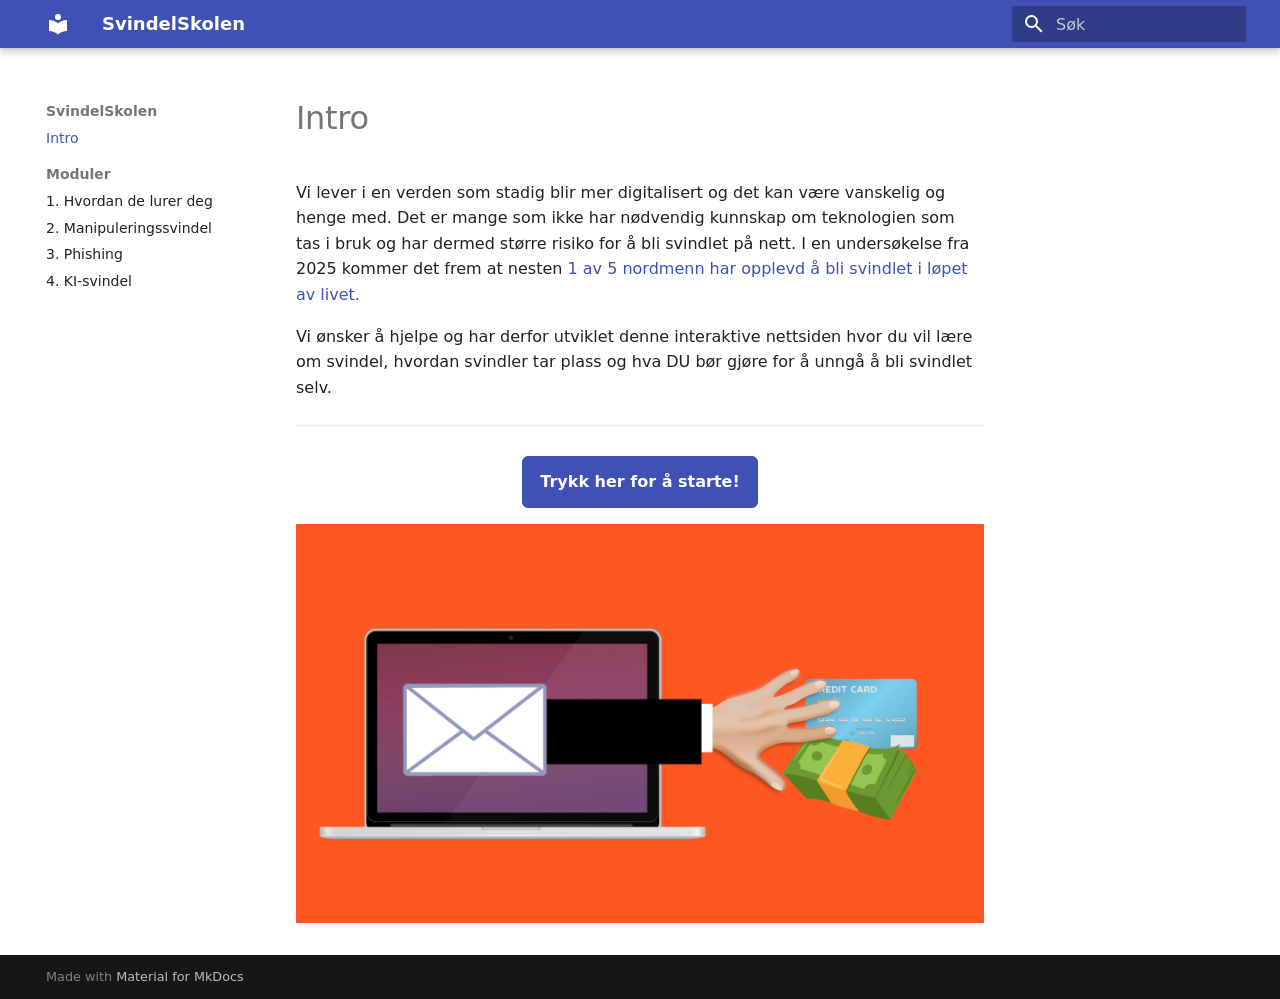
<file: index.html>
<!doctype html>
<html lang="nb" class="no-js">
  <head>
    
      <meta charset="utf-8">
      <meta name="viewport" content="width=device-width,initial-scale=1">
      
        <meta name="description" content="Kurset">
      
      
      
      
      
        <link rel="next" href="lurer/">
      
      
        
      
      
      <link rel="icon" href="assets/images/favicon.png">
      <meta name="generator" content="mkdocs-1.6.1, mkdocs-material-9.7.7">
    
    
      
        <title>SvindelSkolen</title>
      
    
    
      <link rel="stylesheet" href="assets/stylesheets/main.ec1eaa64.min.css">
      
      


    
    
      
    
    
      
    
    
      <link rel="stylesheet" href="stylesheets/extra.css">
    
    <script>__md_scope=new URL(".",location),__md_hash=e=>[...e].reduce(((e,_)=>(e<<5)-e+_.charCodeAt(0)),0),__md_get=(e,_=localStorage,t=__md_scope)=>JSON.parse(_.getItem(t.pathname+"."+e)),__md_set=(e,_,t=localStorage,a=__md_scope)=>{try{t.setItem(a.pathname+"."+e,JSON.stringify(_))}catch(e){}}</script>
    
      

    
    
  </head>
  
  
    <body dir="ltr">
  
    
    <input class="md-toggle" data-md-toggle="drawer" type="checkbox" id="__drawer" autocomplete="off">
    <input class="md-toggle" data-md-toggle="search" type="checkbox" id="__search" autocomplete="off">
    <label class="md-overlay" for="__drawer"></label>
    <div data-md-component="skip">
      
        
        <a href="#intro" class="md-skip">
          Gå til innhold
        </a>
      
    </div>
    <div data-md-component="announce">
      
    </div>
    
    
      

  

<header class="md-header md-header--shadow" data-md-component="header">
  <nav class="md-header__inner md-grid" aria-label="Header">
    <a href="." title="SvindelSkolen" class="md-header__button md-logo" aria-label="SvindelSkolen" data-md-component="logo">
      
  
  <svg xmlns="http://www.w3.org/2000/svg" viewBox="0 0 24 24"><path d="M12 8a3 3 0 0 0 3-3 3 3 0 0 0-3-3 3 3 0 0 0-3 3 3 3 0 0 0 3 3m0 3.54C9.64 9.35 6.5 8 3 8v11c3.5 0 6.64 1.35 9 3.54 2.36-2.19 5.5-3.54 9-3.54V8c-3.5 0-6.64 1.35-9 3.54"/></svg>

    </a>
    <label class="md-header__button md-icon" for="__drawer">
      
      <svg xmlns="http://www.w3.org/2000/svg" viewBox="0 0 24 24"><path d="M3 6h18v2H3zm0 5h18v2H3zm0 5h18v2H3z"/></svg>
    </label>
    <div class="md-header__title" data-md-component="header-title">
      <div class="md-header__ellipsis">
        <div class="md-header__topic">
          <span class="md-ellipsis">
            SvindelSkolen
          </span>
        </div>
        <div class="md-header__topic" data-md-component="header-topic">
          <span class="md-ellipsis">
            
              Intro
            
          </span>
        </div>
      </div>
    </div>
    
    
      <script>var palette=__md_get("__palette");if(palette&&palette.color){if("(prefers-color-scheme)"===palette.color.media){var media=matchMedia("(prefers-color-scheme: light)"),input=document.querySelector(media.matches?"[data-md-color-media='(prefers-color-scheme: light)']":"[data-md-color-media='(prefers-color-scheme: dark)']");palette.color.media=input.getAttribute("data-md-color-media"),palette.color.scheme=input.getAttribute("data-md-color-scheme"),palette.color.primary=input.getAttribute("data-md-color-primary"),palette.color.accent=input.getAttribute("data-md-color-accent")}for(var[key,value]of Object.entries(palette.color))document.body.setAttribute("data-md-color-"+key,value)}</script>
    
    
    
      
      
        <label class="md-header__button md-icon" for="__search">
          
          <svg xmlns="http://www.w3.org/2000/svg" viewBox="0 0 24 24"><path d="M9.5 3A6.5 6.5 0 0 1 16 9.5c0 1.61-.59 3.09-1.56 4.23l.27.27h.79l5 5-1.5 1.5-5-5v-.79l-.27-.27A6.52 6.52 0 0 1 9.5 16 6.5 6.5 0 0 1 3 9.5 6.5 6.5 0 0 1 9.5 3m0 2C7 5 5 7 5 9.5S7 14 9.5 14 14 12 14 9.5 12 5 9.5 5"/></svg>
        </label>
        <div class="md-search" data-md-component="search" role="dialog">
  <label class="md-search__overlay" for="__search"></label>
  <div class="md-search__inner" role="search">
    <form class="md-search__form" name="search">
      <input type="text" class="md-search__input" name="query" aria-label="Søk" placeholder="Søk" autocapitalize="off" autocorrect="off" autocomplete="off" spellcheck="false" data-md-component="search-query" required>
      <label class="md-search__icon md-icon" for="__search">
        
        <svg xmlns="http://www.w3.org/2000/svg" viewBox="0 0 24 24"><path d="M9.5 3A6.5 6.5 0 0 1 16 9.5c0 1.61-.59 3.09-1.56 4.23l.27.27h.79l5 5-1.5 1.5-5-5v-.79l-.27-.27A6.52 6.52 0 0 1 9.5 16 6.5 6.5 0 0 1 3 9.5 6.5 6.5 0 0 1 9.5 3m0 2C7 5 5 7 5 9.5S7 14 9.5 14 14 12 14 9.5 12 5 9.5 5"/></svg>
        
        <svg xmlns="http://www.w3.org/2000/svg" viewBox="0 0 24 24"><path d="M20 11v2H8l5.5 5.5-1.42 1.42L4.16 12l7.92-7.92L13.5 5.5 8 11z"/></svg>
      </label>
      <nav class="md-search__options" aria-label="Søk">
        
        <button type="reset" class="md-search__icon md-icon" title="Nullstill" aria-label="Nullstill" tabindex="-1">
          
          <svg xmlns="http://www.w3.org/2000/svg" viewBox="0 0 24 24"><path d="M19 6.41 17.59 5 12 10.59 6.41 5 5 6.41 10.59 12 5 17.59 6.41 19 12 13.41 17.59 19 19 17.59 13.41 12z"/></svg>
        </button>
      </nav>
      
    </form>
    <div class="md-search__output">
      <div class="md-search__scrollwrap" tabindex="0" data-md-scrollfix>
        <div class="md-search-result" data-md-component="search-result">
          <div class="md-search-result__meta">
            Starter søk
          </div>
          <ol class="md-search-result__list" role="presentation"></ol>
        </div>
      </div>
    </div>
  </div>
</div>
      
    
    
  </nav>
  
</header>
    
    <div class="md-container" data-md-component="container">
      
      
        
          
        
      
      <main class="md-main" data-md-component="main">
        <div class="md-main__inner md-grid">
          
            
              
              <div class="md-sidebar md-sidebar--primary" data-md-component="sidebar" data-md-type="navigation" >
                <div class="md-sidebar__scrollwrap">
                  <div class="md-sidebar__inner">
                    



<nav class="md-nav md-nav--primary" aria-label="Navigasjon" data-md-level="0">
  <label class="md-nav__title" for="__drawer">
    <a href="." title="SvindelSkolen" class="md-nav__button md-logo" aria-label="SvindelSkolen" data-md-component="logo">
      
  
  <svg xmlns="http://www.w3.org/2000/svg" viewBox="0 0 24 24"><path d="M12 8a3 3 0 0 0 3-3 3 3 0 0 0-3-3 3 3 0 0 0-3 3 3 3 0 0 0 3 3m0 3.54C9.64 9.35 6.5 8 3 8v11c3.5 0 6.64 1.35 9 3.54 2.36-2.19 5.5-3.54 9-3.54V8c-3.5 0-6.64 1.35-9 3.54"/></svg>

    </a>
    SvindelSkolen
  </label>
  
  <ul class="md-nav__list" data-md-scrollfix>
    
      
      
  
  
    
  
  
  
    <li class="md-nav__item md-nav__item--active">
      
      <input class="md-nav__toggle md-toggle" type="checkbox" id="__toc">
      
      
        
      
      
      <a href="." class="md-nav__link md-nav__link--active">
        
  
  
  <span class="md-ellipsis">
    
  
    Intro
  

    
  </span>
  
  

      </a>
      
    </li>
  

    
      
      
  
  
  
  
    
    
    
    
      
        
        
      
    
    
    <li class="md-nav__item md-nav__item--section md-nav__item--nested">
      
        
        
        <input class="md-nav__toggle md-toggle " type="checkbox" id="__nav_2" >
        
          
          <label class="md-nav__link" for="__nav_2" id="__nav_2_label" tabindex="">
            
  
  
  <span class="md-ellipsis">
    
  
    Moduler
  

    
  </span>
  
  

            <span class="md-nav__icon md-icon"></span>
          </label>
        
        <nav class="md-nav" data-md-level="1" aria-labelledby="__nav_2_label" aria-expanded="false">
          <label class="md-nav__title" for="__nav_2">
            <span class="md-nav__icon md-icon"></span>
            
  
    Moduler
  

          </label>
          <ul class="md-nav__list" data-md-scrollfix>
            
              
                
  
  
  
  
    <li class="md-nav__item">
      <a href="lurer/" class="md-nav__link">
        
  
  
  <span class="md-ellipsis">
    
  
    1. Hvordan de lurer deg
  

    
  </span>
  
  

      </a>
    </li>
  

              
            
              
                
  
  
  
  
    <li class="md-nav__item">
      <a href="manipuleringssvindel/" class="md-nav__link">
        
  
  
  <span class="md-ellipsis">
    
  
    2. Manipuleringssvindel
  

    
  </span>
  
  

      </a>
    </li>
  

              
            
              
                
  
  
  
  
    <li class="md-nav__item">
      <a href="phishing/" class="md-nav__link">
        
  
  
  <span class="md-ellipsis">
    
  
    3. Phishing
  

    
  </span>
  
  

      </a>
    </li>
  

              
            
              
                
  
  
  
  
    <li class="md-nav__item">
      <a href="kisvindel/" class="md-nav__link">
        
  
  
  <span class="md-ellipsis">
    
  
    4. KI-svindel
  

    
  </span>
  
  

      </a>
    </li>
  

              
            
          </ul>
        </nav>
      
    </li>
  

    
  </ul>
</nav>
                  </div>
                </div>
              </div>
            
            
              
              <div class="md-sidebar md-sidebar--secondary" data-md-component="sidebar" data-md-type="toc" >
                <div class="md-sidebar__scrollwrap">
                  <div class="md-sidebar__inner">
                    

<nav class="md-nav md-nav--secondary" aria-label="Innholdsliste">
  
  
  
    
  
  
</nav>
                  </div>
                </div>
              </div>
            
          
          
            <div class="md-content" data-md-component="content">
              
              <article class="md-content__inner md-typeset">
                
                  



<h1 id="intro">Intro</h1>
<p>Vi lever i en verden som stadig blir mer digitalisert og det kan være vanskelig og henge med. Det er mange som ikke har nødvendig kunnskap om teknologien som tas i bruk og har dermed større risiko for å bli svindlet på nett. I en undersøkelse fra 2025 kommer det frem at nesten <a href="https://nkom.no/aktuelt/nesten-1-av-5-nordmenn-har-blitt-svindlet">1 av 5 nordmenn har opplevd å bli svindlet i løpet av livet.</a></p>
<p>Vi ønsker å hjelpe og har derfor utviklet denne interaktive nettsiden hvor du vil lære om svindel, hvordan svindler tar plass og hva DU bør gjøre for å unngå å bli svindlet selv.</p>
<hr />
<p><a class="course-next" href="lurer/">Trykk her for å starte!</a></p>
<p><img alt="" src="Images/scam_hand_stealing.jpg" /></p>












                
              </article>
            </div>
          
          
<script>var target=document.getElementById(location.hash.slice(1));target&&target.name&&(target.checked=target.name.startsWith("__tabbed_"))</script>
        </div>
        
      </main>
      
        <footer class="md-footer">
  
  <div class="md-footer-meta md-typeset">
    <div class="md-footer-meta__inner md-grid">
      <div class="md-copyright">
  
  
    Made with
    <a href="https://squidfunk.github.io/mkdocs-material/" target="_blank" rel="noopener">
      Material for MkDocs
    </a>
  
</div>
      
    </div>
  </div>
</footer>
      
    </div>
    <div class="md-dialog" data-md-component="dialog">
      <div class="md-dialog__inner md-typeset"></div>
    </div>
    
    
    
      
      
      <script id="__config" type="application/json">{"annotate": null, "base": ".", "features": ["navigation.sections"], "search": "assets/javascripts/workers/search.2c215733.min.js", "tags": null, "translations": {"clipboard.copied": "Kopiert til utklippstavlen", "clipboard.copy": "Kopier til utklippstavlen", "search.result.more.one": "1 til p\u00e5 denne siden", "search.result.more.other": "# flere p\u00e5 denne siden", "search.result.none": "Ingen treff", "search.result.one": "1 treff", "search.result.other": "# treff", "search.result.placeholder": "Skriv s\u00f8keord", "search.result.term.missing": "Mangler", "select.version": "Velg versjon"}, "version": null}</script>
    
    
      <script src="assets/javascripts/bundle.d7400e89.min.js"></script>
      
    
  </body>
</html>
</file>
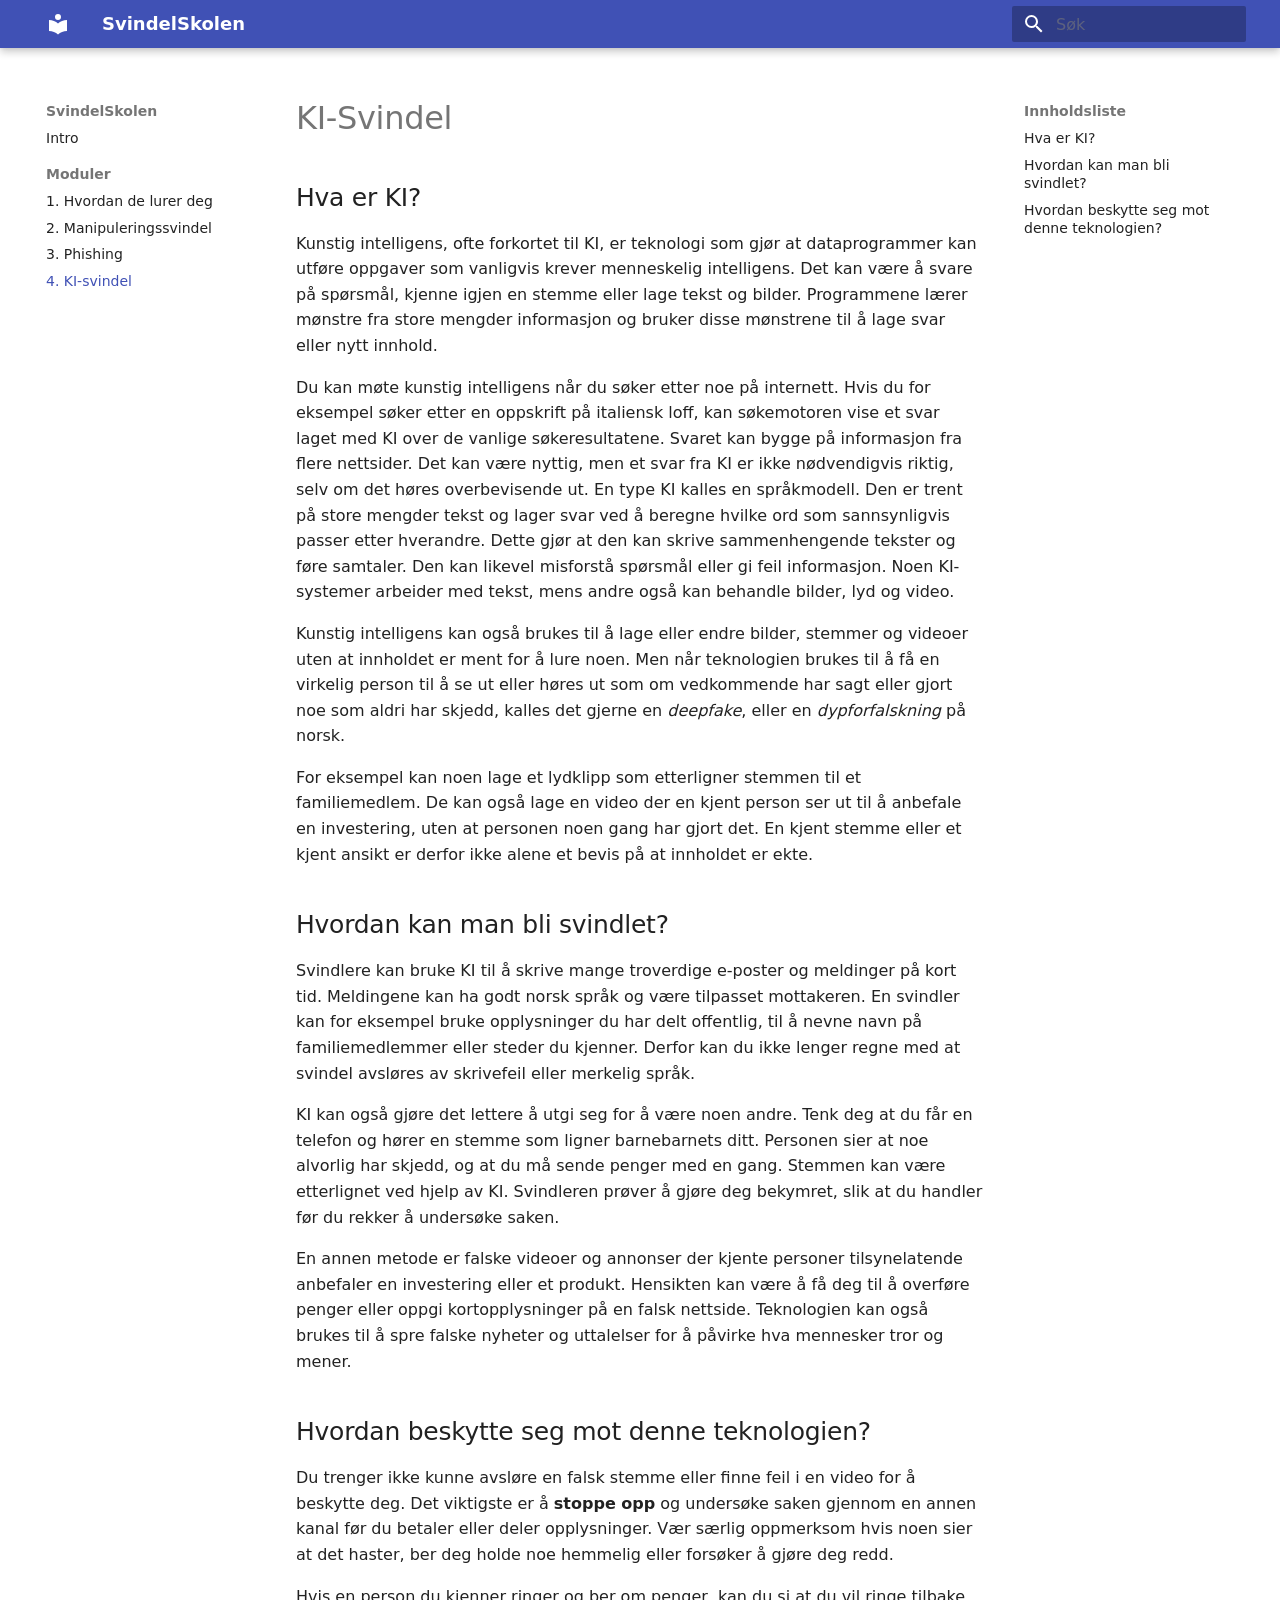
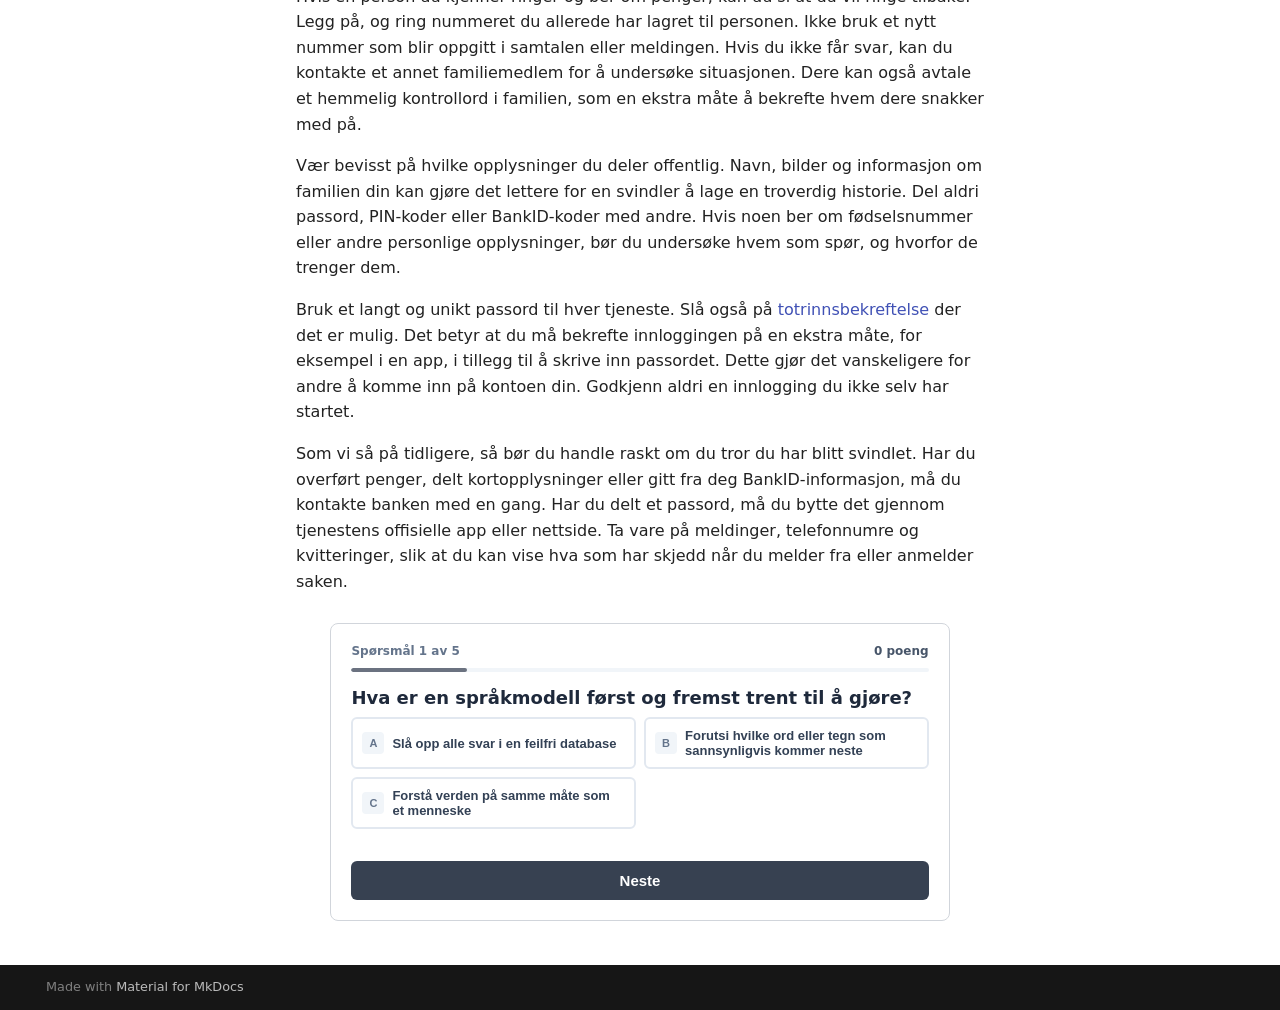
<file: kisvindel/index.html>
<!doctype html>
<html lang="nb" class="no-js">
  <head>
    
      <meta charset="utf-8">
      <meta name="viewport" content="width=device-width,initial-scale=1">
      
        <meta name="description" content="Kurset">
      
      
      
      
        <link rel="prev" href="../phishing/">
      
      
      
        
      
      
      <link rel="icon" href="../assets/images/favicon.png">
      <meta name="generator" content="mkdocs-1.6.1, mkdocs-material-9.7.7">
    
    
      
        <title>4. KI-svindel - SvindelSkolen</title>
      
    
    
      <link rel="stylesheet" href="../assets/stylesheets/main.ec1eaa64.min.css">
      
      


    
    
      
    
    
      
    
    
      <link rel="stylesheet" href="../stylesheets/extra.css">
    
    <script>__md_scope=new URL("..",location),__md_hash=e=>[...e].reduce(((e,_)=>(e<<5)-e+_.charCodeAt(0)),0),__md_get=(e,_=localStorage,t=__md_scope)=>JSON.parse(_.getItem(t.pathname+"."+e)),__md_set=(e,_,t=localStorage,a=__md_scope)=>{try{t.setItem(a.pathname+"."+e,JSON.stringify(_))}catch(e){}}</script>
    
      

    
    
  </head>
  
  
    <body dir="ltr">
  
    
    <input class="md-toggle" data-md-toggle="drawer" type="checkbox" id="__drawer" autocomplete="off">
    <input class="md-toggle" data-md-toggle="search" type="checkbox" id="__search" autocomplete="off">
    <label class="md-overlay" for="__drawer"></label>
    <div data-md-component="skip">
      
        
        <a href="#ki-svindel" class="md-skip">
          Gå til innhold
        </a>
      
    </div>
    <div data-md-component="announce">
      
    </div>
    
    
      

  

<header class="md-header md-header--shadow" data-md-component="header">
  <nav class="md-header__inner md-grid" aria-label="Header">
    <a href=".." title="SvindelSkolen" class="md-header__button md-logo" aria-label="SvindelSkolen" data-md-component="logo">
      
  
  <svg xmlns="http://www.w3.org/2000/svg" viewBox="0 0 24 24"><path d="M12 8a3 3 0 0 0 3-3 3 3 0 0 0-3-3 3 3 0 0 0-3 3 3 3 0 0 0 3 3m0 3.54C9.64 9.35 6.5 8 3 8v11c3.5 0 6.64 1.35 9 3.54 2.36-2.19 5.5-3.54 9-3.54V8c-3.5 0-6.64 1.35-9 3.54"/></svg>

    </a>
    <label class="md-header__button md-icon" for="__drawer">
      
      <svg xmlns="http://www.w3.org/2000/svg" viewBox="0 0 24 24"><path d="M3 6h18v2H3zm0 5h18v2H3zm0 5h18v2H3z"/></svg>
    </label>
    <div class="md-header__title" data-md-component="header-title">
      <div class="md-header__ellipsis">
        <div class="md-header__topic">
          <span class="md-ellipsis">
            SvindelSkolen
          </span>
        </div>
        <div class="md-header__topic" data-md-component="header-topic">
          <span class="md-ellipsis">
            
              4. KI-svindel
            
          </span>
        </div>
      </div>
    </div>
    
    
      <script>var palette=__md_get("__palette");if(palette&&palette.color){if("(prefers-color-scheme)"===palette.color.media){var media=matchMedia("(prefers-color-scheme: light)"),input=document.querySelector(media.matches?"[data-md-color-media='(prefers-color-scheme: light)']":"[data-md-color-media='(prefers-color-scheme: dark)']");palette.color.media=input.getAttribute("data-md-color-media"),palette.color.scheme=input.getAttribute("data-md-color-scheme"),palette.color.primary=input.getAttribute("data-md-color-primary"),palette.color.accent=input.getAttribute("data-md-color-accent")}for(var[key,value]of Object.entries(palette.color))document.body.setAttribute("data-md-color-"+key,value)}</script>
    
    
    
      
      
        <label class="md-header__button md-icon" for="__search">
          
          <svg xmlns="http://www.w3.org/2000/svg" viewBox="0 0 24 24"><path d="M9.5 3A6.5 6.5 0 0 1 16 9.5c0 1.61-.59 3.09-1.56 4.23l.27.27h.79l5 5-1.5 1.5-5-5v-.79l-.27-.27A6.52 6.52 0 0 1 9.5 16 6.5 6.5 0 0 1 3 9.5 6.5 6.5 0 0 1 9.5 3m0 2C7 5 5 7 5 9.5S7 14 9.5 14 14 12 14 9.5 12 5 9.5 5"/></svg>
        </label>
        <div class="md-search" data-md-component="search" role="dialog">
  <label class="md-search__overlay" for="__search"></label>
  <div class="md-search__inner" role="search">
    <form class="md-search__form" name="search">
      <input type="text" class="md-search__input" name="query" aria-label="Søk" placeholder="Søk" autocapitalize="off" autocorrect="off" autocomplete="off" spellcheck="false" data-md-component="search-query" required>
      <label class="md-search__icon md-icon" for="__search">
        
        <svg xmlns="http://www.w3.org/2000/svg" viewBox="0 0 24 24"><path d="M9.5 3A6.5 6.5 0 0 1 16 9.5c0 1.61-.59 3.09-1.56 4.23l.27.27h.79l5 5-1.5 1.5-5-5v-.79l-.27-.27A6.52 6.52 0 0 1 9.5 16 6.5 6.5 0 0 1 3 9.5 6.5 6.5 0 0 1 9.5 3m0 2C7 5 5 7 5 9.5S7 14 9.5 14 14 12 14 9.5 12 5 9.5 5"/></svg>
        
        <svg xmlns="http://www.w3.org/2000/svg" viewBox="0 0 24 24"><path d="M20 11v2H8l5.5 5.5-1.42 1.42L4.16 12l7.92-7.92L13.5 5.5 8 11z"/></svg>
      </label>
      <nav class="md-search__options" aria-label="Søk">
        
        <button type="reset" class="md-search__icon md-icon" title="Nullstill" aria-label="Nullstill" tabindex="-1">
          
          <svg xmlns="http://www.w3.org/2000/svg" viewBox="0 0 24 24"><path d="M19 6.41 17.59 5 12 10.59 6.41 5 5 6.41 10.59 12 5 17.59 6.41 19 12 13.41 17.59 19 19 17.59 13.41 12z"/></svg>
        </button>
      </nav>
      
    </form>
    <div class="md-search__output">
      <div class="md-search__scrollwrap" tabindex="0" data-md-scrollfix>
        <div class="md-search-result" data-md-component="search-result">
          <div class="md-search-result__meta">
            Starter søk
          </div>
          <ol class="md-search-result__list" role="presentation"></ol>
        </div>
      </div>
    </div>
  </div>
</div>
      
    
    
  </nav>
  
</header>
    
    <div class="md-container" data-md-component="container">
      
      
        
          
        
      
      <main class="md-main" data-md-component="main">
        <div class="md-main__inner md-grid">
          
            
              
              <div class="md-sidebar md-sidebar--primary" data-md-component="sidebar" data-md-type="navigation" >
                <div class="md-sidebar__scrollwrap">
                  <div class="md-sidebar__inner">
                    



<nav class="md-nav md-nav--primary" aria-label="Navigasjon" data-md-level="0">
  <label class="md-nav__title" for="__drawer">
    <a href=".." title="SvindelSkolen" class="md-nav__button md-logo" aria-label="SvindelSkolen" data-md-component="logo">
      
  
  <svg xmlns="http://www.w3.org/2000/svg" viewBox="0 0 24 24"><path d="M12 8a3 3 0 0 0 3-3 3 3 0 0 0-3-3 3 3 0 0 0-3 3 3 3 0 0 0 3 3m0 3.54C9.64 9.35 6.5 8 3 8v11c3.5 0 6.64 1.35 9 3.54 2.36-2.19 5.5-3.54 9-3.54V8c-3.5 0-6.64 1.35-9 3.54"/></svg>

    </a>
    SvindelSkolen
  </label>
  
  <ul class="md-nav__list" data-md-scrollfix>
    
      
      
  
  
  
  
    <li class="md-nav__item">
      <a href=".." class="md-nav__link">
        
  
  
  <span class="md-ellipsis">
    
  
    Intro
  

    
  </span>
  
  

      </a>
    </li>
  

    
      
      
  
  
    
  
  
  
    
    
    
    
      
        
        
      
    
    
    <li class="md-nav__item md-nav__item--active md-nav__item--section md-nav__item--nested">
      
        
        
        <input class="md-nav__toggle md-toggle " type="checkbox" id="__nav_2" checked>
        
          
          <label class="md-nav__link" for="__nav_2" id="__nav_2_label" tabindex="">
            
  
  
  <span class="md-ellipsis">
    
  
    Moduler
  

    
  </span>
  
  

            <span class="md-nav__icon md-icon"></span>
          </label>
        
        <nav class="md-nav" data-md-level="1" aria-labelledby="__nav_2_label" aria-expanded="true">
          <label class="md-nav__title" for="__nav_2">
            <span class="md-nav__icon md-icon"></span>
            
  
    Moduler
  

          </label>
          <ul class="md-nav__list" data-md-scrollfix>
            
              
                
  
  
  
  
    <li class="md-nav__item">
      <a href="../lurer/" class="md-nav__link">
        
  
  
  <span class="md-ellipsis">
    
  
    1. Hvordan de lurer deg
  

    
  </span>
  
  

      </a>
    </li>
  

              
            
              
                
  
  
  
  
    <li class="md-nav__item">
      <a href="../manipuleringssvindel/" class="md-nav__link">
        
  
  
  <span class="md-ellipsis">
    
  
    2. Manipuleringssvindel
  

    
  </span>
  
  

      </a>
    </li>
  

              
            
              
                
  
  
  
  
    <li class="md-nav__item">
      <a href="../phishing/" class="md-nav__link">
        
  
  
  <span class="md-ellipsis">
    
  
    3. Phishing
  

    
  </span>
  
  

      </a>
    </li>
  

              
            
              
                
  
  
    
  
  
  
    <li class="md-nav__item md-nav__item--active">
      
      <input class="md-nav__toggle md-toggle" type="checkbox" id="__toc">
      
      
        
      
      
        <label class="md-nav__link md-nav__link--active" for="__toc">
          
  
  
  <span class="md-ellipsis">
    
  
    4. KI-svindel
  

    
  </span>
  
  

          <span class="md-nav__icon md-icon"></span>
        </label>
      
      <a href="./" class="md-nav__link md-nav__link--active">
        
  
  
  <span class="md-ellipsis">
    
  
    4. KI-svindel
  

    
  </span>
  
  

      </a>
      
        

<nav class="md-nav md-nav--secondary" aria-label="Innholdsliste">
  
  
  
    
  
  
    <label class="md-nav__title" for="__toc">
      <span class="md-nav__icon md-icon"></span>
      Innholdsliste
    </label>
    <ul class="md-nav__list" data-md-component="toc" data-md-scrollfix>
      
        <li class="md-nav__item">
  <a href="#hva-er-ki" class="md-nav__link">
    <span class="md-ellipsis">
      
        Hva er KI?
      
    </span>
  </a>
  
</li>
      
        <li class="md-nav__item">
  <a href="#hvordan-kan-man-bli-svindlet" class="md-nav__link">
    <span class="md-ellipsis">
      
        Hvordan kan man bli svindlet?
      
    </span>
  </a>
  
</li>
      
        <li class="md-nav__item">
  <a href="#hvordan-beskytte-seg-mot-denne-teknologien" class="md-nav__link">
    <span class="md-ellipsis">
      
        Hvordan beskytte seg mot denne teknologien?
      
    </span>
  </a>
  
</li>
      
    </ul>
  
</nav>
      
    </li>
  

              
            
          </ul>
        </nav>
      
    </li>
  

    
  </ul>
</nav>
                  </div>
                </div>
              </div>
            
            
              
              <div class="md-sidebar md-sidebar--secondary" data-md-component="sidebar" data-md-type="toc" >
                <div class="md-sidebar__scrollwrap">
                  <div class="md-sidebar__inner">
                    

<nav class="md-nav md-nav--secondary" aria-label="Innholdsliste">
  
  
  
    
  
  
    <label class="md-nav__title" for="__toc">
      <span class="md-nav__icon md-icon"></span>
      Innholdsliste
    </label>
    <ul class="md-nav__list" data-md-component="toc" data-md-scrollfix>
      
        <li class="md-nav__item">
  <a href="#hva-er-ki" class="md-nav__link">
    <span class="md-ellipsis">
      
        Hva er KI?
      
    </span>
  </a>
  
</li>
      
        <li class="md-nav__item">
  <a href="#hvordan-kan-man-bli-svindlet" class="md-nav__link">
    <span class="md-ellipsis">
      
        Hvordan kan man bli svindlet?
      
    </span>
  </a>
  
</li>
      
        <li class="md-nav__item">
  <a href="#hvordan-beskytte-seg-mot-denne-teknologien" class="md-nav__link">
    <span class="md-ellipsis">
      
        Hvordan beskytte seg mot denne teknologien?
      
    </span>
  </a>
  
</li>
      
    </ul>
  
</nav>
                  </div>
                </div>
              </div>
            
          
          
            <div class="md-content" data-md-component="content">
              
              <article class="md-content__inner md-typeset">
                
                  



<h1 id="ki-svindel">KI-Svindel</h1>
<h2 id="hva-er-ki">Hva er KI?</h2>
<p>Kunstig intelligens, ofte forkortet til KI, er teknologi som gjør at dataprogrammer kan utføre oppgaver som vanligvis krever menneskelig intelligens. Det kan være å svare på spørsmål, kjenne igjen en stemme eller lage tekst og bilder. Programmene lærer mønstre fra store mengder informasjon og bruker disse mønstrene til å lage svar eller nytt innhold.</p>
<p>Du kan møte kunstig intelligens når du søker etter noe på internett. Hvis du for eksempel søker etter en oppskrift på italiensk loff, kan søkemotoren vise et svar laget med KI over de vanlige søkeresultatene. Svaret kan bygge på informasjon fra flere nettsider. Det kan være nyttig, men et svar fra KI er ikke nødvendigvis riktig, selv om det høres overbevisende ut. En type KI kalles en språkmodell. Den er trent på store mengder tekst og lager svar ved å beregne hvilke ord som sannsynligvis passer etter hverandre. Dette gjør at den kan skrive sammenhengende tekster og føre samtaler. Den kan likevel misforstå spørsmål eller gi feil informasjon. Noen KI-systemer arbeider med tekst, mens andre også kan behandle bilder, lyd og video.</p>
<p>Kunstig intelligens kan også brukes til å lage eller endre bilder, stemmer og videoer uten at innholdet er ment for å lure noen. Men når teknologien brukes til å få en virkelig person til å se ut eller høres ut som om vedkommende har sagt eller gjort noe som aldri har skjedd, kalles det gjerne en <em>deepfake</em>, eller en <em>dypforfalskning</em> på norsk.</p>
<p>For eksempel kan noen lage et lydklipp som etterligner stemmen til et familiemedlem. De kan også lage en video der en kjent person ser ut til å anbefale en investering, uten at personen noen gang har gjort det. En kjent stemme eller et kjent ansikt er derfor ikke alene et bevis på at innholdet er ekte.</p>
<h2 id="hvordan-kan-man-bli-svindlet">Hvordan kan man bli svindlet?</h2>
<p>Svindlere kan bruke KI til å skrive mange troverdige e-poster og meldinger på kort tid. Meldingene kan ha godt norsk språk og være tilpasset mottakeren. En svindler kan for eksempel bruke opplysninger du har delt offentlig, til å nevne navn på familiemedlemmer eller steder du kjenner. Derfor kan du ikke lenger regne med at svindel avsløres av skrivefeil eller merkelig språk.</p>
<p>KI kan også gjøre det lettere å utgi seg for å være noen andre. Tenk deg at du får en telefon og hører en stemme som ligner barnebarnets ditt. Personen sier at noe alvorlig har skjedd, og at du må sende penger med en gang. Stemmen kan være etterlignet ved hjelp av KI. Svindleren prøver å gjøre deg bekymret, slik at du handler før du rekker å undersøke saken.</p>
<p>En annen metode er falske videoer og annonser der kjente personer tilsynelatende anbefaler en investering eller et produkt. Hensikten kan være å få deg til å overføre penger eller oppgi kortopplysninger på en falsk nettside. Teknologien kan også brukes til å spre falske nyheter og uttalelser for å påvirke hva mennesker tror og mener.</p>
<h2 id="hvordan-beskytte-seg-mot-denne-teknologien">Hvordan beskytte seg mot denne teknologien?</h2>
<p>Du trenger ikke kunne avsløre en falsk stemme eller finne feil i en video for å beskytte deg. Det viktigste er å <strong>stoppe opp</strong> og undersøke saken gjennom en annen kanal før du betaler eller deler opplysninger. Vær særlig oppmerksom hvis noen sier at det haster, ber deg holde noe hemmelig eller forsøker å gjøre deg redd.</p>
<p>Hvis en person du kjenner ringer og ber om penger, kan du si at du vil ringe tilbake. Legg på, og ring nummeret du allerede har lagret til personen. Ikke bruk et nytt nummer som blir oppgitt i samtalen eller meldingen. Hvis du ikke får svar, kan du kontakte et annet familiemedlem for å undersøke situasjonen. Dere kan også avtale et hemmelig kontrollord i familien, som en ekstra måte å bekrefte hvem dere snakker med på.</p>
<p>Vær bevisst på hvilke opplysninger du deler offentlig. Navn, bilder og informasjon om familien din kan gjøre det lettere for en svindler å lage en troverdig historie. Del aldri passord, PIN-koder eller BankID-koder med andre. Hvis noen ber om fødselsnummer eller andre personlige opplysninger, bør du undersøke hvem som spør, og hvorfor de trenger dem.</p>
<p>Bruk et langt og unikt passord til hver tjeneste. Slå også på <a href="https://nettvett.no/2-trinns-bekreftelse/">totrinnsbekreftelse</a> der det er mulig. Det betyr at du må bekrefte innloggingen på en ekstra måte, for eksempel i en app, i tillegg til å skrive inn passordet. Dette gjør det vanskeligere for andre å komme inn på kontoen din. Godkjenn aldri en innlogging du ikke selv har startet.</p>
<p>Som vi så på tidligere, så bør du handle raskt om du tror du har blitt svindlet. Har du overført penger, delt kortopplysninger eller gitt fra deg BankID-informasjon, må du kontakte banken med en gang. Har du delt et passord, må du bytte det gjennom tjenestens offisielle app eller nettside. Ta vare på meldinger, telefonnumre og kvitteringer, slik at du kan vise hva som har skjedd når du melder fra eller anmelder saken.</p>
<p><iframe
  src="../quizKI/"
  title="Quiz sur le phishing"
  width="100%"
  height="450"
  style="border: 0;">
</iframe>
</p>












                
              </article>
            </div>
          
          
<script>var target=document.getElementById(location.hash.slice(1));target&&target.name&&(target.checked=target.name.startsWith("__tabbed_"))</script>
        </div>
        
      </main>
      
        <footer class="md-footer">
  
  <div class="md-footer-meta md-typeset">
    <div class="md-footer-meta__inner md-grid">
      <div class="md-copyright">
  
  
    Made with
    <a href="https://squidfunk.github.io/mkdocs-material/" target="_blank" rel="noopener">
      Material for MkDocs
    </a>
  
</div>
      
    </div>
  </div>
</footer>
      
    </div>
    <div class="md-dialog" data-md-component="dialog">
      <div class="md-dialog__inner md-typeset"></div>
    </div>
    
    
    
      
      
      <script id="__config" type="application/json">{"annotate": null, "base": "..", "features": ["navigation.sections"], "search": "../assets/javascripts/workers/search.2c215733.min.js", "tags": null, "translations": {"clipboard.copied": "Kopiert til utklippstavlen", "clipboard.copy": "Kopier til utklippstavlen", "search.result.more.one": "1 til p\u00e5 denne siden", "search.result.more.other": "# flere p\u00e5 denne siden", "search.result.none": "Ingen treff", "search.result.one": "1 treff", "search.result.other": "# treff", "search.result.placeholder": "Skriv s\u00f8keord", "search.result.term.missing": "Mangler", "select.version": "Velg versjon"}, "version": null}</script>
    
    
      <script src="../assets/javascripts/bundle.d7400e89.min.js"></script>
      
    
  </body>
</html>
</file>
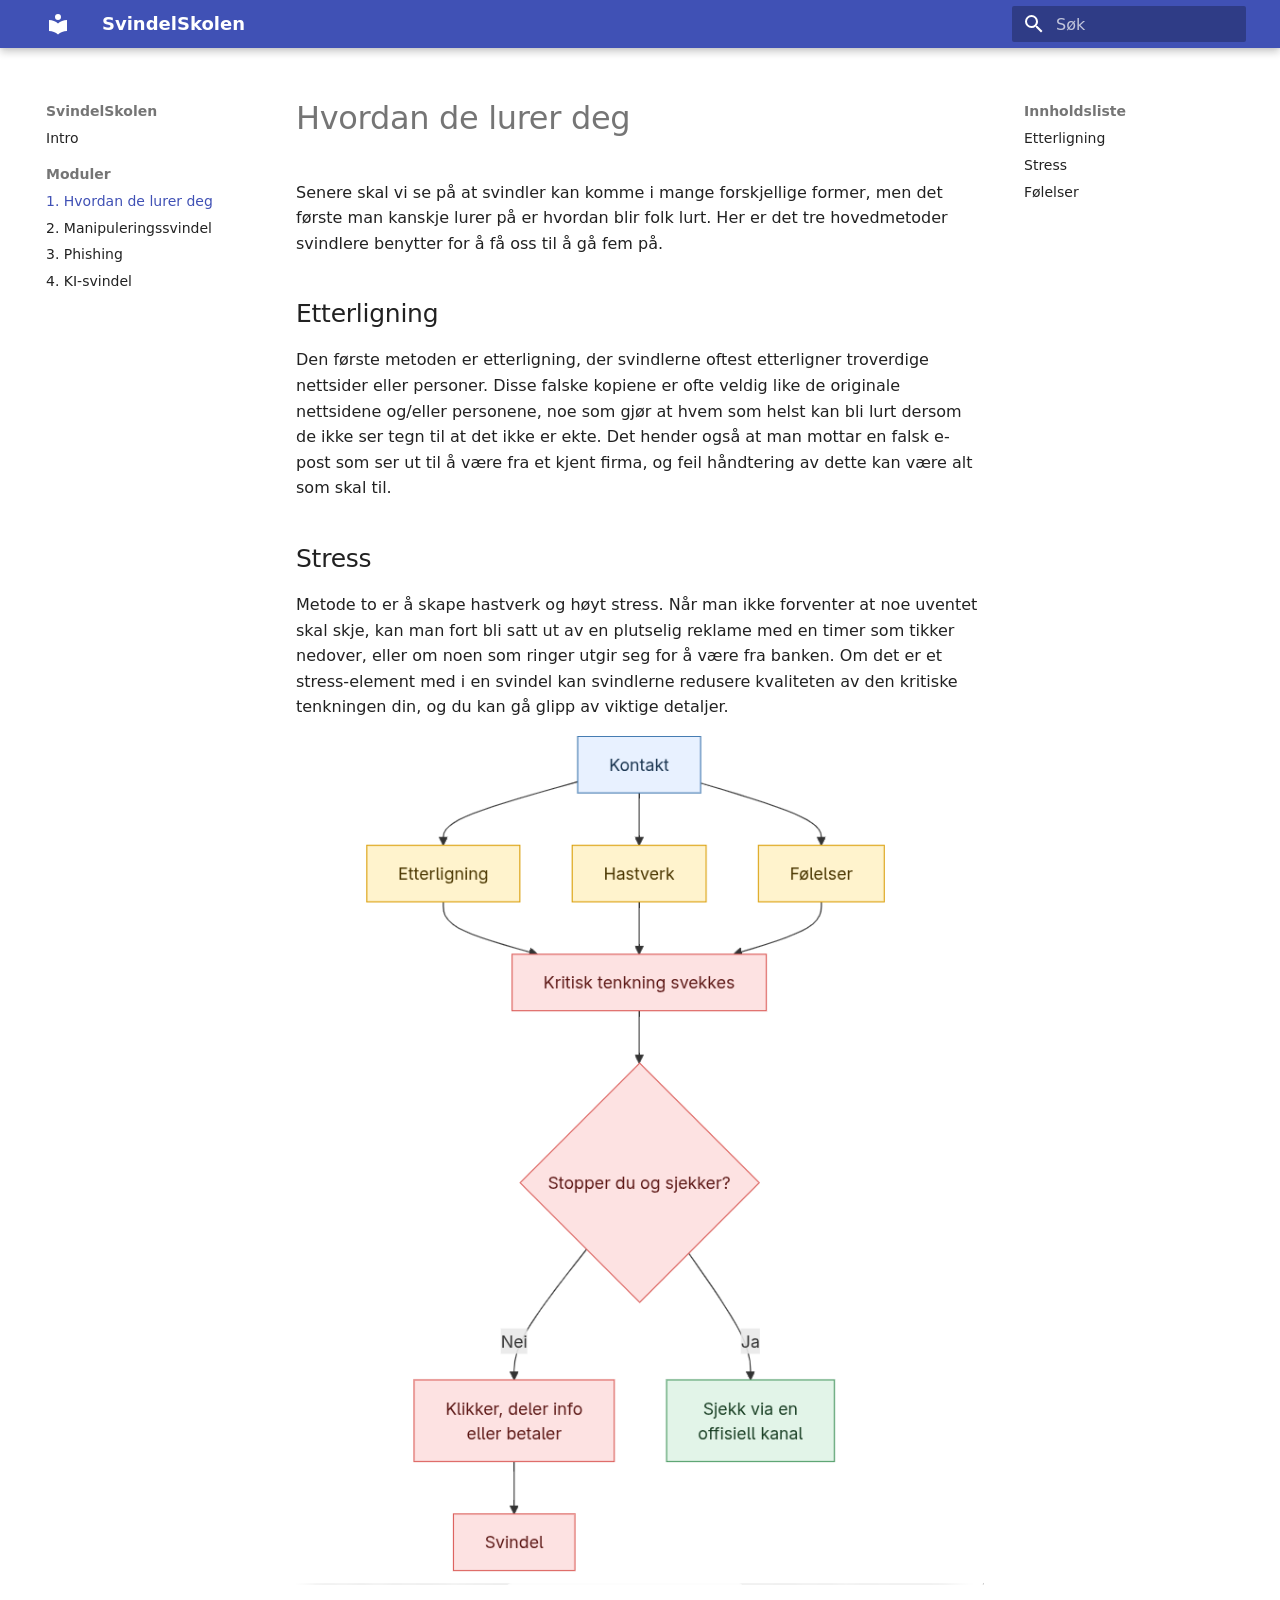
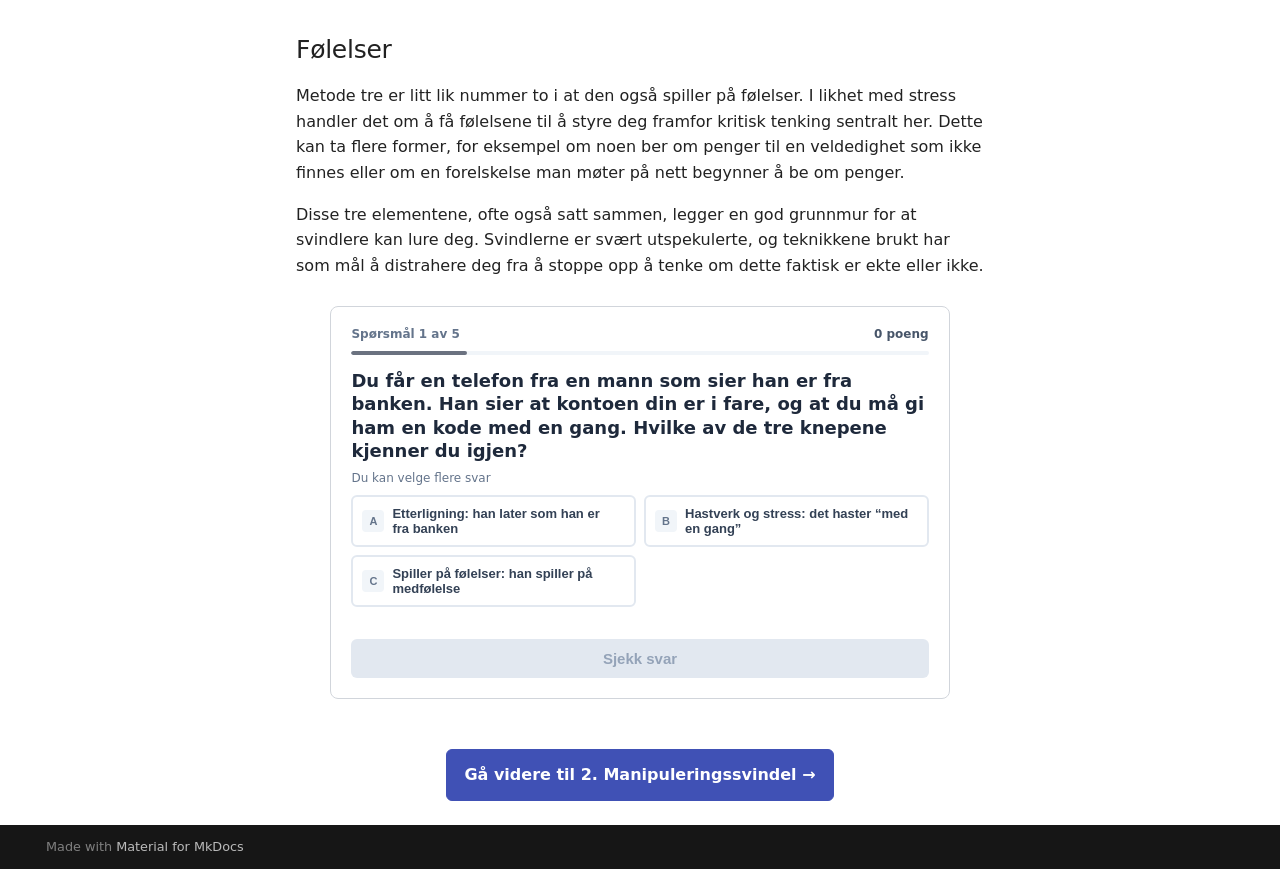
<file: lurer/index.html>
<!doctype html>
<html lang="nb" class="no-js">
  <head>
    
      <meta charset="utf-8">
      <meta name="viewport" content="width=device-width,initial-scale=1">
      
        <meta name="description" content="Kurset">
      
      
      
      
        <link rel="prev" href="..">
      
      
        <link rel="next" href="../manipuleringssvindel/">
      
      
        
      
      
      <link rel="icon" href="../assets/images/favicon.png">
      <meta name="generator" content="mkdocs-1.6.1, mkdocs-material-9.7.7">
    
    
      
        <title>1. Hvordan de lurer deg - SvindelSkolen</title>
      
    
    
      <link rel="stylesheet" href="../assets/stylesheets/main.ec1eaa64.min.css">
      
      


    
    
      
    
    
      
    
    
      <link rel="stylesheet" href="../stylesheets/extra.css">
    
    <script>__md_scope=new URL("..",location),__md_hash=e=>[...e].reduce(((e,_)=>(e<<5)-e+_.charCodeAt(0)),0),__md_get=(e,_=localStorage,t=__md_scope)=>JSON.parse(_.getItem(t.pathname+"."+e)),__md_set=(e,_,t=localStorage,a=__md_scope)=>{try{t.setItem(a.pathname+"."+e,JSON.stringify(_))}catch(e){}}</script>
    
      

    
    
  </head>
  
  
    <body dir="ltr">
  
    
    <input class="md-toggle" data-md-toggle="drawer" type="checkbox" id="__drawer" autocomplete="off">
    <input class="md-toggle" data-md-toggle="search" type="checkbox" id="__search" autocomplete="off">
    <label class="md-overlay" for="__drawer"></label>
    <div data-md-component="skip">
      
        
        <a href="#hvordan-de-lurer-deg" class="md-skip">
          Gå til innhold
        </a>
      
    </div>
    <div data-md-component="announce">
      
    </div>
    
    
      

  

<header class="md-header md-header--shadow" data-md-component="header">
  <nav class="md-header__inner md-grid" aria-label="Header">
    <a href=".." title="SvindelSkolen" class="md-header__button md-logo" aria-label="SvindelSkolen" data-md-component="logo">
      
  
  <svg xmlns="http://www.w3.org/2000/svg" viewBox="0 0 24 24"><path d="M12 8a3 3 0 0 0 3-3 3 3 0 0 0-3-3 3 3 0 0 0-3 3 3 3 0 0 0 3 3m0 3.54C9.64 9.35 6.5 8 3 8v11c3.5 0 6.64 1.35 9 3.54 2.36-2.19 5.5-3.54 9-3.54V8c-3.5 0-6.64 1.35-9 3.54"/></svg>

    </a>
    <label class="md-header__button md-icon" for="__drawer">
      
      <svg xmlns="http://www.w3.org/2000/svg" viewBox="0 0 24 24"><path d="M3 6h18v2H3zm0 5h18v2H3zm0 5h18v2H3z"/></svg>
    </label>
    <div class="md-header__title" data-md-component="header-title">
      <div class="md-header__ellipsis">
        <div class="md-header__topic">
          <span class="md-ellipsis">
            SvindelSkolen
          </span>
        </div>
        <div class="md-header__topic" data-md-component="header-topic">
          <span class="md-ellipsis">
            
              1. Hvordan de lurer deg
            
          </span>
        </div>
      </div>
    </div>
    
    
      <script>var palette=__md_get("__palette");if(palette&&palette.color){if("(prefers-color-scheme)"===palette.color.media){var media=matchMedia("(prefers-color-scheme: light)"),input=document.querySelector(media.matches?"[data-md-color-media='(prefers-color-scheme: light)']":"[data-md-color-media='(prefers-color-scheme: dark)']");palette.color.media=input.getAttribute("data-md-color-media"),palette.color.scheme=input.getAttribute("data-md-color-scheme"),palette.color.primary=input.getAttribute("data-md-color-primary"),palette.color.accent=input.getAttribute("data-md-color-accent")}for(var[key,value]of Object.entries(palette.color))document.body.setAttribute("data-md-color-"+key,value)}</script>
    
    
    
      
      
        <label class="md-header__button md-icon" for="__search">
          
          <svg xmlns="http://www.w3.org/2000/svg" viewBox="0 0 24 24"><path d="M9.5 3A6.5 6.5 0 0 1 16 9.5c0 1.61-.59 3.09-1.56 4.23l.27.27h.79l5 5-1.5 1.5-5-5v-.79l-.27-.27A6.52 6.52 0 0 1 9.5 16 6.5 6.5 0 0 1 3 9.5 6.5 6.5 0 0 1 9.5 3m0 2C7 5 5 7 5 9.5S7 14 9.5 14 14 12 14 9.5 12 5 9.5 5"/></svg>
        </label>
        <div class="md-search" data-md-component="search" role="dialog">
  <label class="md-search__overlay" for="__search"></label>
  <div class="md-search__inner" role="search">
    <form class="md-search__form" name="search">
      <input type="text" class="md-search__input" name="query" aria-label="Søk" placeholder="Søk" autocapitalize="off" autocorrect="off" autocomplete="off" spellcheck="false" data-md-component="search-query" required>
      <label class="md-search__icon md-icon" for="__search">
        
        <svg xmlns="http://www.w3.org/2000/svg" viewBox="0 0 24 24"><path d="M9.5 3A6.5 6.5 0 0 1 16 9.5c0 1.61-.59 3.09-1.56 4.23l.27.27h.79l5 5-1.5 1.5-5-5v-.79l-.27-.27A6.52 6.52 0 0 1 9.5 16 6.5 6.5 0 0 1 3 9.5 6.5 6.5 0 0 1 9.5 3m0 2C7 5 5 7 5 9.5S7 14 9.5 14 14 12 14 9.5 12 5 9.5 5"/></svg>
        
        <svg xmlns="http://www.w3.org/2000/svg" viewBox="0 0 24 24"><path d="M20 11v2H8l5.5 5.5-1.42 1.42L4.16 12l7.92-7.92L13.5 5.5 8 11z"/></svg>
      </label>
      <nav class="md-search__options" aria-label="Søk">
        
        <button type="reset" class="md-search__icon md-icon" title="Nullstill" aria-label="Nullstill" tabindex="-1">
          
          <svg xmlns="http://www.w3.org/2000/svg" viewBox="0 0 24 24"><path d="M19 6.41 17.59 5 12 10.59 6.41 5 5 6.41 10.59 12 5 17.59 6.41 19 12 13.41 17.59 19 19 17.59 13.41 12z"/></svg>
        </button>
      </nav>
      
    </form>
    <div class="md-search__output">
      <div class="md-search__scrollwrap" tabindex="0" data-md-scrollfix>
        <div class="md-search-result" data-md-component="search-result">
          <div class="md-search-result__meta">
            Starter søk
          </div>
          <ol class="md-search-result__list" role="presentation"></ol>
        </div>
      </div>
    </div>
  </div>
</div>
      
    
    
  </nav>
  
</header>
    
    <div class="md-container" data-md-component="container">
      
      
        
          
        
      
      <main class="md-main" data-md-component="main">
        <div class="md-main__inner md-grid">
          
            
              
              <div class="md-sidebar md-sidebar--primary" data-md-component="sidebar" data-md-type="navigation" >
                <div class="md-sidebar__scrollwrap">
                  <div class="md-sidebar__inner">
                    



<nav class="md-nav md-nav--primary" aria-label="Navigasjon" data-md-level="0">
  <label class="md-nav__title" for="__drawer">
    <a href=".." title="SvindelSkolen" class="md-nav__button md-logo" aria-label="SvindelSkolen" data-md-component="logo">
      
  
  <svg xmlns="http://www.w3.org/2000/svg" viewBox="0 0 24 24"><path d="M12 8a3 3 0 0 0 3-3 3 3 0 0 0-3-3 3 3 0 0 0-3 3 3 3 0 0 0 3 3m0 3.54C9.64 9.35 6.5 8 3 8v11c3.5 0 6.64 1.35 9 3.54 2.36-2.19 5.5-3.54 9-3.54V8c-3.5 0-6.64 1.35-9 3.54"/></svg>

    </a>
    SvindelSkolen
  </label>
  
  <ul class="md-nav__list" data-md-scrollfix>
    
      
      
  
  
  
  
    <li class="md-nav__item">
      <a href=".." class="md-nav__link">
        
  
  
  <span class="md-ellipsis">
    
  
    Intro
  

    
  </span>
  
  

      </a>
    </li>
  

    
      
      
  
  
    
  
  
  
    
    
    
    
      
        
        
      
    
    
    <li class="md-nav__item md-nav__item--active md-nav__item--section md-nav__item--nested">
      
        
        
        <input class="md-nav__toggle md-toggle " type="checkbox" id="__nav_2" checked>
        
          
          <label class="md-nav__link" for="__nav_2" id="__nav_2_label" tabindex="">
            
  
  
  <span class="md-ellipsis">
    
  
    Moduler
  

    
  </span>
  
  

            <span class="md-nav__icon md-icon"></span>
          </label>
        
        <nav class="md-nav" data-md-level="1" aria-labelledby="__nav_2_label" aria-expanded="true">
          <label class="md-nav__title" for="__nav_2">
            <span class="md-nav__icon md-icon"></span>
            
  
    Moduler
  

          </label>
          <ul class="md-nav__list" data-md-scrollfix>
            
              
                
  
  
    
  
  
  
    <li class="md-nav__item md-nav__item--active">
      
      <input class="md-nav__toggle md-toggle" type="checkbox" id="__toc">
      
      
        
      
      
        <label class="md-nav__link md-nav__link--active" for="__toc">
          
  
  
  <span class="md-ellipsis">
    
  
    1. Hvordan de lurer deg
  

    
  </span>
  
  

          <span class="md-nav__icon md-icon"></span>
        </label>
      
      <a href="./" class="md-nav__link md-nav__link--active">
        
  
  
  <span class="md-ellipsis">
    
  
    1. Hvordan de lurer deg
  

    
  </span>
  
  

      </a>
      
        

<nav class="md-nav md-nav--secondary" aria-label="Innholdsliste">
  
  
  
    
  
  
    <label class="md-nav__title" for="__toc">
      <span class="md-nav__icon md-icon"></span>
      Innholdsliste
    </label>
    <ul class="md-nav__list" data-md-component="toc" data-md-scrollfix>
      
        <li class="md-nav__item">
  <a href="#etterligning" class="md-nav__link">
    <span class="md-ellipsis">
      
        Etterligning
      
    </span>
  </a>
  
</li>
      
        <li class="md-nav__item">
  <a href="#stress" class="md-nav__link">
    <span class="md-ellipsis">
      
        Stress
      
    </span>
  </a>
  
</li>
      
        <li class="md-nav__item">
  <a href="#flelser" class="md-nav__link">
    <span class="md-ellipsis">
      
        Følelser
      
    </span>
  </a>
  
</li>
      
    </ul>
  
</nav>
      
    </li>
  

              
            
              
                
  
  
  
  
    <li class="md-nav__item">
      <a href="../manipuleringssvindel/" class="md-nav__link">
        
  
  
  <span class="md-ellipsis">
    
  
    2. Manipuleringssvindel
  

    
  </span>
  
  

      </a>
    </li>
  

              
            
              
                
  
  
  
  
    <li class="md-nav__item">
      <a href="../phishing/" class="md-nav__link">
        
  
  
  <span class="md-ellipsis">
    
  
    3. Phishing
  

    
  </span>
  
  

      </a>
    </li>
  

              
            
              
                
  
  
  
  
    <li class="md-nav__item">
      <a href="../kisvindel/" class="md-nav__link">
        
  
  
  <span class="md-ellipsis">
    
  
    4. KI-svindel
  

    
  </span>
  
  

      </a>
    </li>
  

              
            
          </ul>
        </nav>
      
    </li>
  

    
  </ul>
</nav>
                  </div>
                </div>
              </div>
            
            
              
              <div class="md-sidebar md-sidebar--secondary" data-md-component="sidebar" data-md-type="toc" >
                <div class="md-sidebar__scrollwrap">
                  <div class="md-sidebar__inner">
                    

<nav class="md-nav md-nav--secondary" aria-label="Innholdsliste">
  
  
  
    
  
  
    <label class="md-nav__title" for="__toc">
      <span class="md-nav__icon md-icon"></span>
      Innholdsliste
    </label>
    <ul class="md-nav__list" data-md-component="toc" data-md-scrollfix>
      
        <li class="md-nav__item">
  <a href="#etterligning" class="md-nav__link">
    <span class="md-ellipsis">
      
        Etterligning
      
    </span>
  </a>
  
</li>
      
        <li class="md-nav__item">
  <a href="#stress" class="md-nav__link">
    <span class="md-ellipsis">
      
        Stress
      
    </span>
  </a>
  
</li>
      
        <li class="md-nav__item">
  <a href="#flelser" class="md-nav__link">
    <span class="md-ellipsis">
      
        Følelser
      
    </span>
  </a>
  
</li>
      
    </ul>
  
</nav>
                  </div>
                </div>
              </div>
            
          
          
            <div class="md-content" data-md-component="content">
              
              <article class="md-content__inner md-typeset">
                
                  



<h1 id="hvordan-de-lurer-deg">Hvordan de lurer deg</h1>
<p>Senere skal vi se på at svindler kan komme i mange forskjellige former, men det første man kanskje lurer på er hvordan blir folk lurt. Her er det tre hovedmetoder svindlere benytter for å få oss til å gå fem på.</p>
<h2 id="etterligning">Etterligning</h2>
<p>Den første metoden er etterligning, der svindlerne oftest etterligner troverdige nettsider eller personer. Disse falske kopiene er ofte veldig like de originale nettsidene og/eller personene, noe som gjør at hvem som helst kan bli lurt dersom de ikke ser tegn til at det ikke er ekte. Det hender også at man mottar en falsk e-post som ser ut til å være fra et kjent firma, og feil håndtering av dette kan være alt som skal til.</p>
<h2 id="stress">Stress</h2>
<p>Metode to er å skape hastverk og høyt stress. Når man ikke forventer at noe uventet skal skje, kan man fort bli satt ut av en plutselig reklame med en timer som tikker nedover, eller om noen som ringer utgir seg for å være fra banken. Om det er et stress-element med i en svindel kan svindlerne redusere kvaliteten av den kritiske tenkningen din, og du kan gå glipp av viktige detaljer.</p>
<p><img alt="Diagram om å tenke kritisk" src="../Images/scam_tenke_kritisk.png" /></p>
<h2 id="flelser">Følelser</h2>
<p>Metode tre er litt lik nummer to i at den også spiller på følelser. I likhet med stress handler det om å få følelsene til å styre deg framfor kritisk tenking sentralt her. Dette kan ta flere former, for eksempel om noen ber om penger til en veldedighet som ikke finnes eller om en forelskelse man møter på nett begynner å be om penger.</p>
<p>Disse tre elementene, ofte også satt sammen, legger en god grunnmur for at svindlere kan lure deg. Svindlerne er svært utspekulerte, og teknikkene brukt har som mål å distrahere deg fra å stoppe opp å tenke om dette faktisk er ekte eller ikke.</p>
<p><iframe
  src="../quizSikkerhets/"
  title="Quiz sur le phishing"
  width="100%"
  height="450"
  style="border: 0;">
</iframe>
</p>
<p><a class="course-next" href="../manipuleringssvindel/">Gå videre til 2. Manipuleringssvindel →</a></p>












                
              </article>
            </div>
          
          
<script>var target=document.getElementById(location.hash.slice(1));target&&target.name&&(target.checked=target.name.startsWith("__tabbed_"))</script>
        </div>
        
      </main>
      
        <footer class="md-footer">
  
  <div class="md-footer-meta md-typeset">
    <div class="md-footer-meta__inner md-grid">
      <div class="md-copyright">
  
  
    Made with
    <a href="https://squidfunk.github.io/mkdocs-material/" target="_blank" rel="noopener">
      Material for MkDocs
    </a>
  
</div>
      
    </div>
  </div>
</footer>
      
    </div>
    <div class="md-dialog" data-md-component="dialog">
      <div class="md-dialog__inner md-typeset"></div>
    </div>
    
    
    
      
      
      <script id="__config" type="application/json">{"annotate": null, "base": "..", "features": ["navigation.sections"], "search": "../assets/javascripts/workers/search.2c215733.min.js", "tags": null, "translations": {"clipboard.copied": "Kopiert til utklippstavlen", "clipboard.copy": "Kopier til utklippstavlen", "search.result.more.one": "1 til p\u00e5 denne siden", "search.result.more.other": "# flere p\u00e5 denne siden", "search.result.none": "Ingen treff", "search.result.one": "1 treff", "search.result.other": "# treff", "search.result.placeholder": "Skriv s\u00f8keord", "search.result.term.missing": "Mangler", "select.version": "Velg versjon"}, "version": null}</script>
    
    
      <script src="../assets/javascripts/bundle.d7400e89.min.js"></script>
      
    
  </body>
</html>
</file>
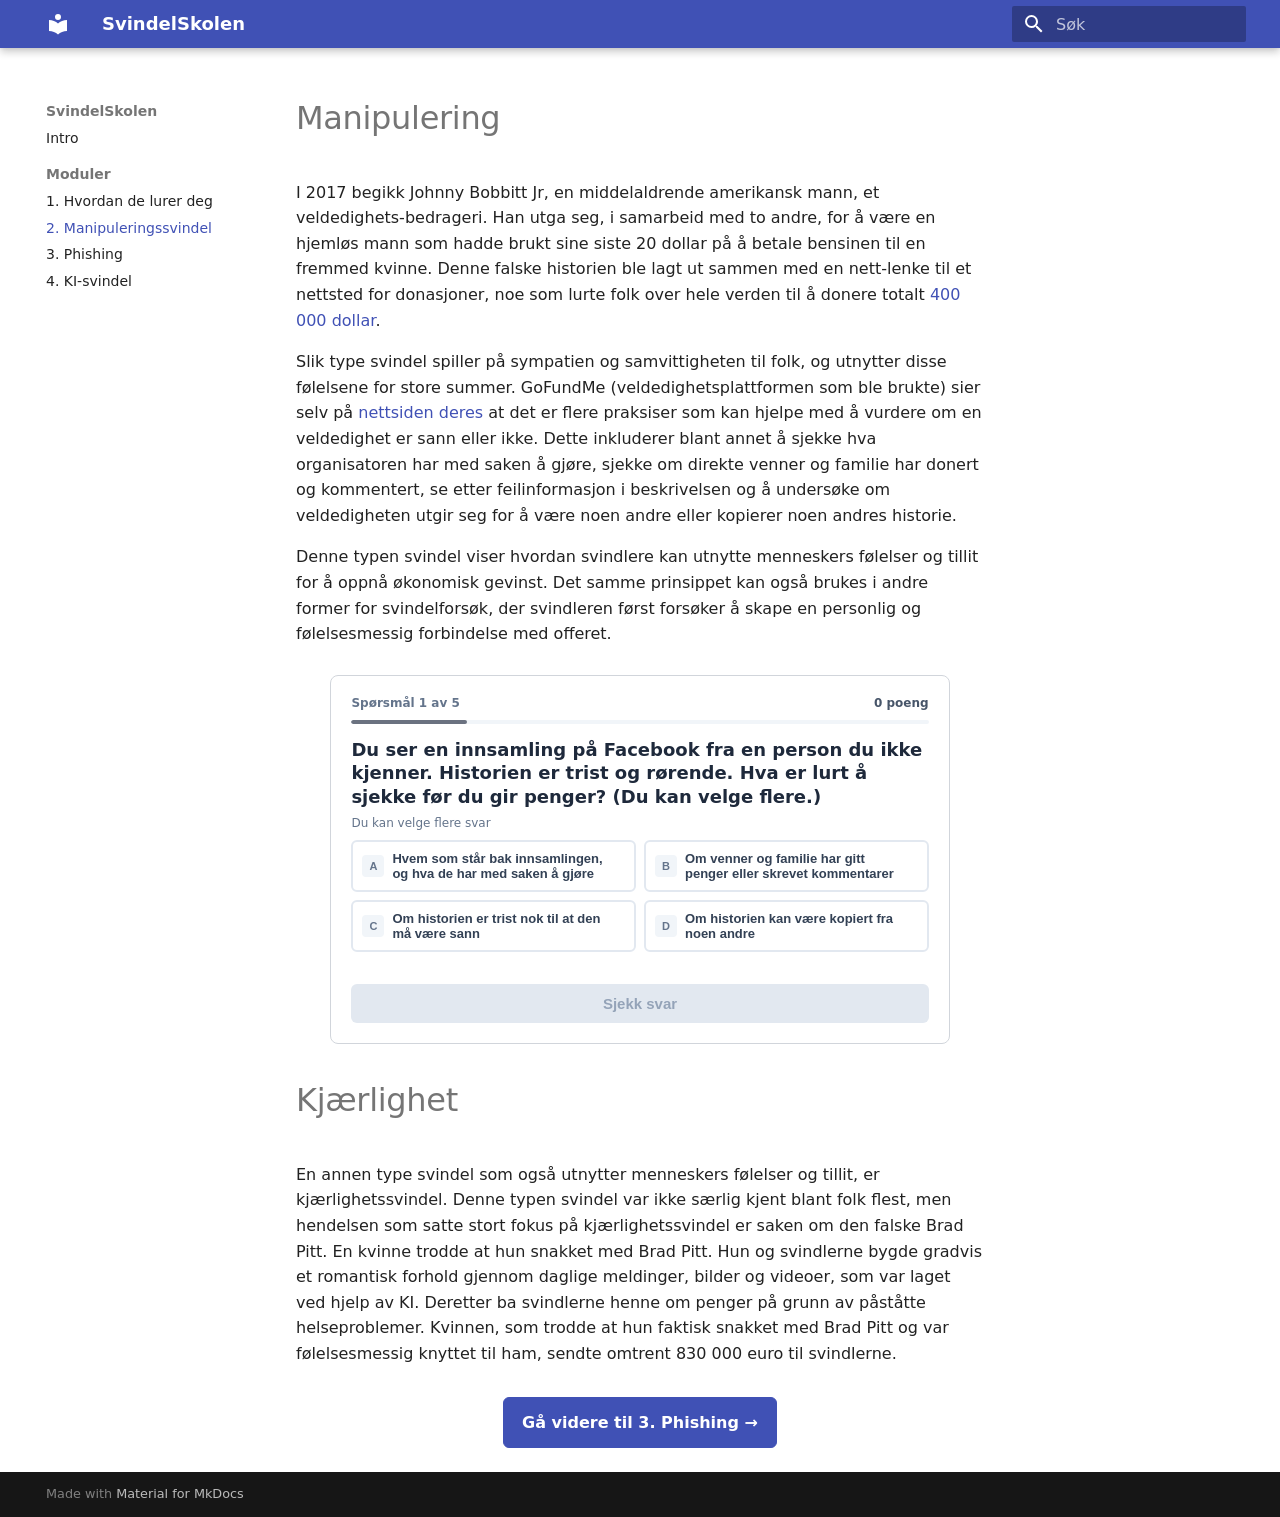
<file: manipuleringssvindel/index.html>
<!doctype html>
<html lang="nb" class="no-js">
  <head>
    
      <meta charset="utf-8">
      <meta name="viewport" content="width=device-width,initial-scale=1">
      
        <meta name="description" content="Kurset">
      
      
      
      
        <link rel="prev" href="../lurer/">
      
      
        <link rel="next" href="../phishing/">
      
      
        
      
      
      <link rel="icon" href="../assets/images/favicon.png">
      <meta name="generator" content="mkdocs-1.6.1, mkdocs-material-9.7.7">
    
    
      
        <title>2. Manipuleringssvindel - SvindelSkolen</title>
      
    
    
      <link rel="stylesheet" href="../assets/stylesheets/main.ec1eaa64.min.css">
      
      


    
    
      
    
    
      
    
    
      <link rel="stylesheet" href="../stylesheets/extra.css">
    
    <script>__md_scope=new URL("..",location),__md_hash=e=>[...e].reduce(((e,_)=>(e<<5)-e+_.charCodeAt(0)),0),__md_get=(e,_=localStorage,t=__md_scope)=>JSON.parse(_.getItem(t.pathname+"."+e)),__md_set=(e,_,t=localStorage,a=__md_scope)=>{try{t.setItem(a.pathname+"."+e,JSON.stringify(_))}catch(e){}}</script>
    
      

    
    
  </head>
  
  
    <body dir="ltr">
  
    
    <input class="md-toggle" data-md-toggle="drawer" type="checkbox" id="__drawer" autocomplete="off">
    <input class="md-toggle" data-md-toggle="search" type="checkbox" id="__search" autocomplete="off">
    <label class="md-overlay" for="__drawer"></label>
    <div data-md-component="skip">
      
        
        <a href="#manipulering" class="md-skip">
          Gå til innhold
        </a>
      
    </div>
    <div data-md-component="announce">
      
    </div>
    
    
      

  

<header class="md-header md-header--shadow" data-md-component="header">
  <nav class="md-header__inner md-grid" aria-label="Header">
    <a href=".." title="SvindelSkolen" class="md-header__button md-logo" aria-label="SvindelSkolen" data-md-component="logo">
      
  
  <svg xmlns="http://www.w3.org/2000/svg" viewBox="0 0 24 24"><path d="M12 8a3 3 0 0 0 3-3 3 3 0 0 0-3-3 3 3 0 0 0-3 3 3 3 0 0 0 3 3m0 3.54C9.64 9.35 6.5 8 3 8v11c3.5 0 6.64 1.35 9 3.54 2.36-2.19 5.5-3.54 9-3.54V8c-3.5 0-6.64 1.35-9 3.54"/></svg>

    </a>
    <label class="md-header__button md-icon" for="__drawer">
      
      <svg xmlns="http://www.w3.org/2000/svg" viewBox="0 0 24 24"><path d="M3 6h18v2H3zm0 5h18v2H3zm0 5h18v2H3z"/></svg>
    </label>
    <div class="md-header__title" data-md-component="header-title">
      <div class="md-header__ellipsis">
        <div class="md-header__topic">
          <span class="md-ellipsis">
            SvindelSkolen
          </span>
        </div>
        <div class="md-header__topic" data-md-component="header-topic">
          <span class="md-ellipsis">
            
              2. Manipuleringssvindel
            
          </span>
        </div>
      </div>
    </div>
    
    
      <script>var palette=__md_get("__palette");if(palette&&palette.color){if("(prefers-color-scheme)"===palette.color.media){var media=matchMedia("(prefers-color-scheme: light)"),input=document.querySelector(media.matches?"[data-md-color-media='(prefers-color-scheme: light)']":"[data-md-color-media='(prefers-color-scheme: dark)']");palette.color.media=input.getAttribute("data-md-color-media"),palette.color.scheme=input.getAttribute("data-md-color-scheme"),palette.color.primary=input.getAttribute("data-md-color-primary"),palette.color.accent=input.getAttribute("data-md-color-accent")}for(var[key,value]of Object.entries(palette.color))document.body.setAttribute("data-md-color-"+key,value)}</script>
    
    
    
      
      
        <label class="md-header__button md-icon" for="__search">
          
          <svg xmlns="http://www.w3.org/2000/svg" viewBox="0 0 24 24"><path d="M9.5 3A6.5 6.5 0 0 1 16 9.5c0 1.61-.59 3.09-1.56 4.23l.27.27h.79l5 5-1.5 1.5-5-5v-.79l-.27-.27A6.52 6.52 0 0 1 9.5 16 6.5 6.5 0 0 1 3 9.5 6.5 6.5 0 0 1 9.5 3m0 2C7 5 5 7 5 9.5S7 14 9.5 14 14 12 14 9.5 12 5 9.5 5"/></svg>
        </label>
        <div class="md-search" data-md-component="search" role="dialog">
  <label class="md-search__overlay" for="__search"></label>
  <div class="md-search__inner" role="search">
    <form class="md-search__form" name="search">
      <input type="text" class="md-search__input" name="query" aria-label="Søk" placeholder="Søk" autocapitalize="off" autocorrect="off" autocomplete="off" spellcheck="false" data-md-component="search-query" required>
      <label class="md-search__icon md-icon" for="__search">
        
        <svg xmlns="http://www.w3.org/2000/svg" viewBox="0 0 24 24"><path d="M9.5 3A6.5 6.5 0 0 1 16 9.5c0 1.61-.59 3.09-1.56 4.23l.27.27h.79l5 5-1.5 1.5-5-5v-.79l-.27-.27A6.52 6.52 0 0 1 9.5 16 6.5 6.5 0 0 1 3 9.5 6.5 6.5 0 0 1 9.5 3m0 2C7 5 5 7 5 9.5S7 14 9.5 14 14 12 14 9.5 12 5 9.5 5"/></svg>
        
        <svg xmlns="http://www.w3.org/2000/svg" viewBox="0 0 24 24"><path d="M20 11v2H8l5.5 5.5-1.42 1.42L4.16 12l7.92-7.92L13.5 5.5 8 11z"/></svg>
      </label>
      <nav class="md-search__options" aria-label="Søk">
        
        <button type="reset" class="md-search__icon md-icon" title="Nullstill" aria-label="Nullstill" tabindex="-1">
          
          <svg xmlns="http://www.w3.org/2000/svg" viewBox="0 0 24 24"><path d="M19 6.41 17.59 5 12 10.59 6.41 5 5 6.41 10.59 12 5 17.59 6.41 19 12 13.41 17.59 19 19 17.59 13.41 12z"/></svg>
        </button>
      </nav>
      
    </form>
    <div class="md-search__output">
      <div class="md-search__scrollwrap" tabindex="0" data-md-scrollfix>
        <div class="md-search-result" data-md-component="search-result">
          <div class="md-search-result__meta">
            Starter søk
          </div>
          <ol class="md-search-result__list" role="presentation"></ol>
        </div>
      </div>
    </div>
  </div>
</div>
      
    
    
  </nav>
  
</header>
    
    <div class="md-container" data-md-component="container">
      
      
        
          
        
      
      <main class="md-main" data-md-component="main">
        <div class="md-main__inner md-grid">
          
            
              
              <div class="md-sidebar md-sidebar--primary" data-md-component="sidebar" data-md-type="navigation" >
                <div class="md-sidebar__scrollwrap">
                  <div class="md-sidebar__inner">
                    



<nav class="md-nav md-nav--primary" aria-label="Navigasjon" data-md-level="0">
  <label class="md-nav__title" for="__drawer">
    <a href=".." title="SvindelSkolen" class="md-nav__button md-logo" aria-label="SvindelSkolen" data-md-component="logo">
      
  
  <svg xmlns="http://www.w3.org/2000/svg" viewBox="0 0 24 24"><path d="M12 8a3 3 0 0 0 3-3 3 3 0 0 0-3-3 3 3 0 0 0-3 3 3 3 0 0 0 3 3m0 3.54C9.64 9.35 6.5 8 3 8v11c3.5 0 6.64 1.35 9 3.54 2.36-2.19 5.5-3.54 9-3.54V8c-3.5 0-6.64 1.35-9 3.54"/></svg>

    </a>
    SvindelSkolen
  </label>
  
  <ul class="md-nav__list" data-md-scrollfix>
    
      
      
  
  
  
  
    <li class="md-nav__item">
      <a href=".." class="md-nav__link">
        
  
  
  <span class="md-ellipsis">
    
  
    Intro
  

    
  </span>
  
  

      </a>
    </li>
  

    
      
      
  
  
    
  
  
  
    
    
    
    
      
        
        
      
    
    
    <li class="md-nav__item md-nav__item--active md-nav__item--section md-nav__item--nested">
      
        
        
        <input class="md-nav__toggle md-toggle " type="checkbox" id="__nav_2" checked>
        
          
          <label class="md-nav__link" for="__nav_2" id="__nav_2_label" tabindex="">
            
  
  
  <span class="md-ellipsis">
    
  
    Moduler
  

    
  </span>
  
  

            <span class="md-nav__icon md-icon"></span>
          </label>
        
        <nav class="md-nav" data-md-level="1" aria-labelledby="__nav_2_label" aria-expanded="true">
          <label class="md-nav__title" for="__nav_2">
            <span class="md-nav__icon md-icon"></span>
            
  
    Moduler
  

          </label>
          <ul class="md-nav__list" data-md-scrollfix>
            
              
                
  
  
  
  
    <li class="md-nav__item">
      <a href="../lurer/" class="md-nav__link">
        
  
  
  <span class="md-ellipsis">
    
  
    1. Hvordan de lurer deg
  

    
  </span>
  
  

      </a>
    </li>
  

              
            
              
                
  
  
    
  
  
  
    <li class="md-nav__item md-nav__item--active">
      
      <input class="md-nav__toggle md-toggle" type="checkbox" id="__toc">
      
      
        
      
      
      <a href="./" class="md-nav__link md-nav__link--active">
        
  
  
  <span class="md-ellipsis">
    
  
    2. Manipuleringssvindel
  

    
  </span>
  
  

      </a>
      
    </li>
  

              
            
              
                
  
  
  
  
    <li class="md-nav__item">
      <a href="../phishing/" class="md-nav__link">
        
  
  
  <span class="md-ellipsis">
    
  
    3. Phishing
  

    
  </span>
  
  

      </a>
    </li>
  

              
            
              
                
  
  
  
  
    <li class="md-nav__item">
      <a href="../kisvindel/" class="md-nav__link">
        
  
  
  <span class="md-ellipsis">
    
  
    4. KI-svindel
  

    
  </span>
  
  

      </a>
    </li>
  

              
            
          </ul>
        </nav>
      
    </li>
  

    
  </ul>
</nav>
                  </div>
                </div>
              </div>
            
            
              
              <div class="md-sidebar md-sidebar--secondary" data-md-component="sidebar" data-md-type="toc" >
                <div class="md-sidebar__scrollwrap">
                  <div class="md-sidebar__inner">
                    

<nav class="md-nav md-nav--secondary" aria-label="Innholdsliste">
  
  
  
    
  
  
</nav>
                  </div>
                </div>
              </div>
            
          
          
            <div class="md-content" data-md-component="content">
              
              <article class="md-content__inner md-typeset">
                
                  



<h1 id="manipulering">Manipulering</h1>
<p>I 2017 begikk Johnny Bobbitt Jr, en middelaldrende amerikansk mann, et veldedighets-bedrageri.  Han utga seg, i samarbeid med to andre, for å være en hjemløs mann som hadde brukt sine siste 20 dollar på å betale bensinen til en fremmed kvinne. Denne falske historien ble lagt ut sammen med en nett-lenke til et nettsted for donasjoner, noe som lurte folk over hele verden til å donere totalt <a href="https://abcnews.com/US/homeless-man-center-400k-gofundme-scandal-arrested-report/story?id=60269266">400 000 dollar</a>. </p>
<p>Slik type svindel spiller på sympatien og samvittigheten til folk, og utnytter disse følelsene for store summer. GoFundMe (veldedighetsplattformen som ble brukte) sier selv på <a href="https://support.gofundme.com/hc/en-us/articles/115015913668-Determining-if-a-GoFundMe-is-trustworthy">nettsiden deres</a> at det er flere praksiser som kan hjelpe med å vurdere om en veldedighet er sann eller ikke. Dette inkluderer blant annet å sjekke hva organisatoren har med saken å gjøre, sjekke om direkte venner og familie har donert og kommentert, se etter feilinformasjon i beskrivelsen og å undersøke om veldedigheten utgir seg for å være noen andre eller kopierer noen andres historie.</p>
<p>Denne typen svindel viser hvordan svindlere kan utnytte menneskers følelser og tillit for å oppnå økonomisk gevinst. Det samme prinsippet kan også brukes i andre former for svindelforsøk, der svindleren først forsøker å skape en personlig og følelsesmessig forbindelse med offeret.</p>
<p><iframe
  src="../quizManipu/"
  title="Quiz sur le phishing"
  width="100%"
  height="450"
  style="border: 0;">
</iframe>
</p>
<h1 id="kjrlighet">Kjærlighet</h1>
<p>En annen type svindel som også utnytter menneskers følelser og tillit, er kjærlighetssvindel. Denne typen svindel var ikke særlig kjent blant folk flest, men hendelsen som satte stort fokus på kjærlighetssvindel er saken om den falske Brad Pitt. En kvinne trodde at hun snakket med Brad Pitt. Hun og svindlerne bygde gradvis et romantisk forhold gjennom daglige meldinger, bilder og videoer, som var laget ved hjelp av KI. Deretter ba svindlerne henne om penger på grunn av påståtte helseproblemer. Kvinnen, som trodde at hun faktisk snakket med Brad Pitt og var følelsesmessig knyttet til ham, sendte omtrent 830 000 euro til svindlerne.</p>
<p><a class="course-next" href="../phishing/">Gå videre til 3. Phishing →</a></p>












                
              </article>
            </div>
          
          
<script>var target=document.getElementById(location.hash.slice(1));target&&target.name&&(target.checked=target.name.startsWith("__tabbed_"))</script>
        </div>
        
      </main>
      
        <footer class="md-footer">
  
  <div class="md-footer-meta md-typeset">
    <div class="md-footer-meta__inner md-grid">
      <div class="md-copyright">
  
  
    Made with
    <a href="https://squidfunk.github.io/mkdocs-material/" target="_blank" rel="noopener">
      Material for MkDocs
    </a>
  
</div>
      
    </div>
  </div>
</footer>
      
    </div>
    <div class="md-dialog" data-md-component="dialog">
      <div class="md-dialog__inner md-typeset"></div>
    </div>
    
    
    
      
      
      <script id="__config" type="application/json">{"annotate": null, "base": "..", "features": ["navigation.sections"], "search": "../assets/javascripts/workers/search.2c215733.min.js", "tags": null, "translations": {"clipboard.copied": "Kopiert til utklippstavlen", "clipboard.copy": "Kopier til utklippstavlen", "search.result.more.one": "1 til p\u00e5 denne siden", "search.result.more.other": "# flere p\u00e5 denne siden", "search.result.none": "Ingen treff", "search.result.one": "1 treff", "search.result.other": "# treff", "search.result.placeholder": "Skriv s\u00f8keord", "search.result.term.missing": "Mangler", "select.version": "Velg versjon"}, "version": null}</script>
    
    
      <script src="../assets/javascripts/bundle.d7400e89.min.js"></script>
      
    
  </body>
</html>
</file>
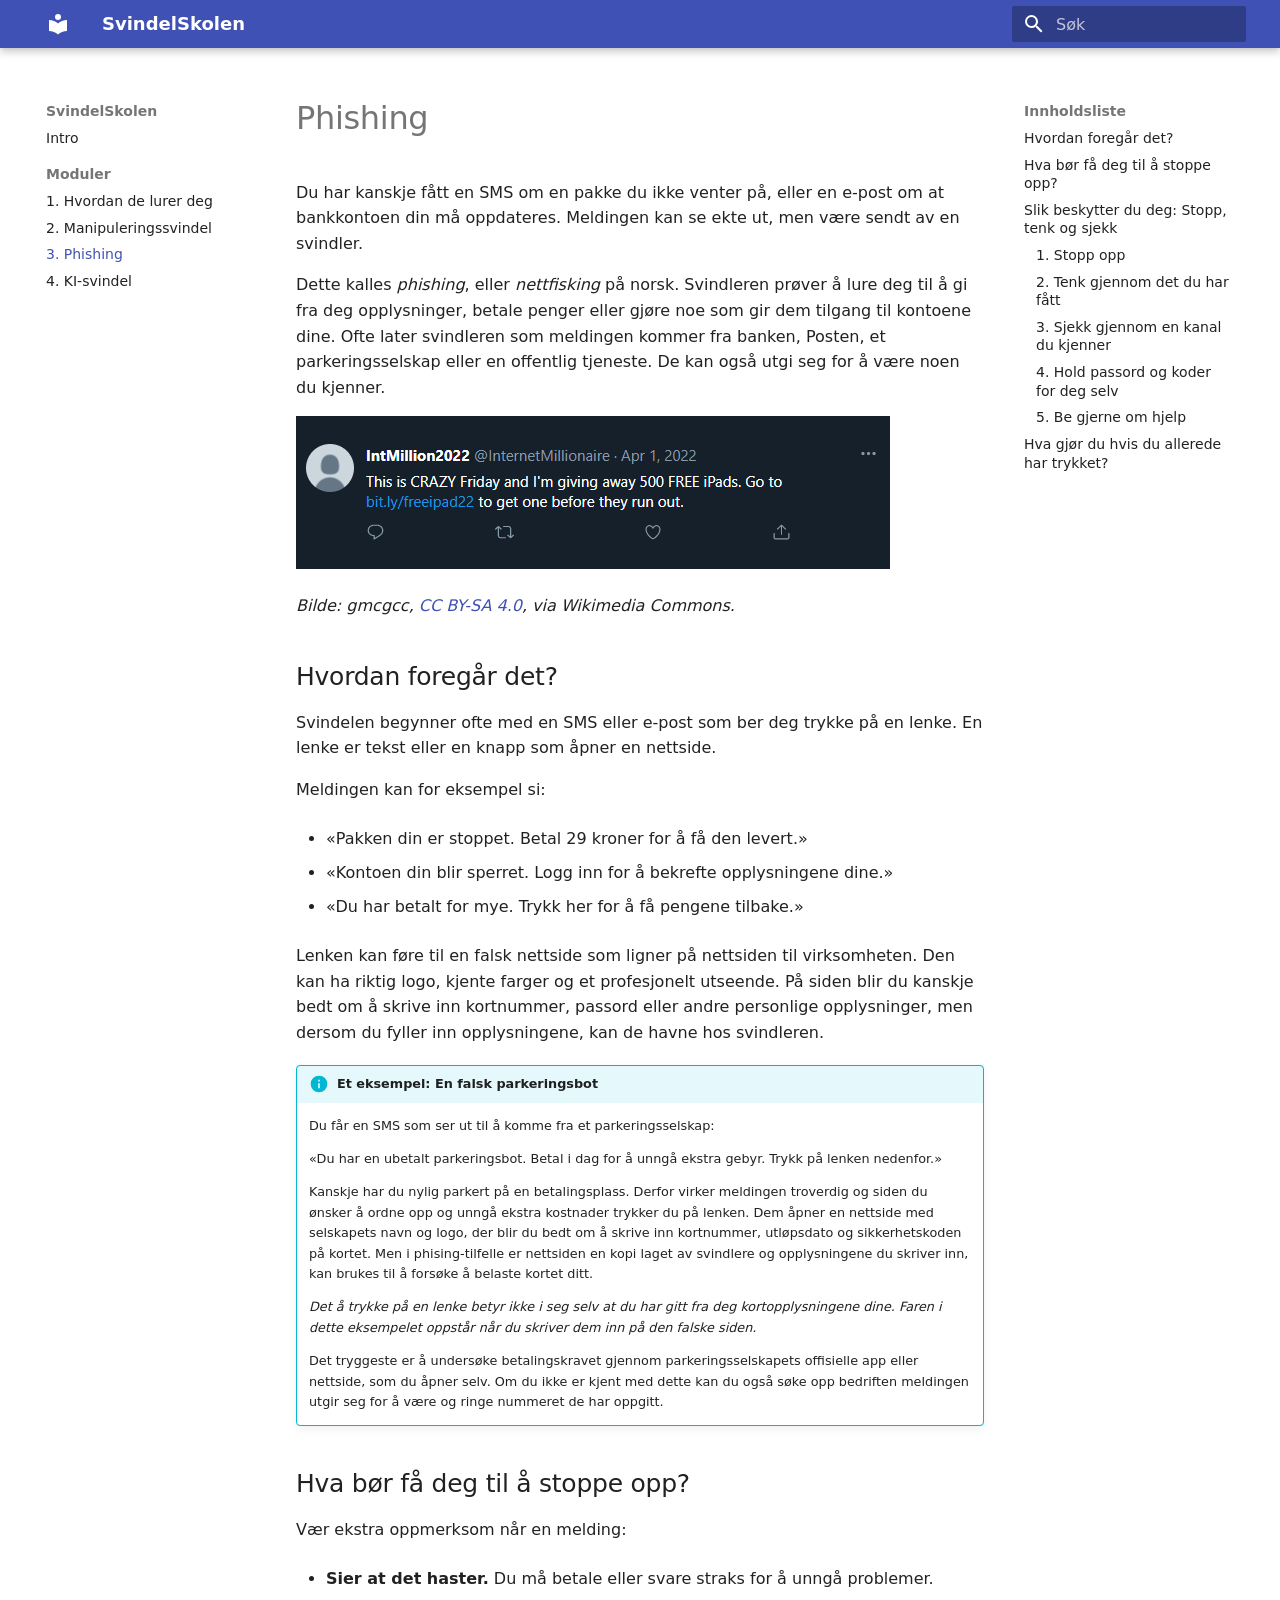
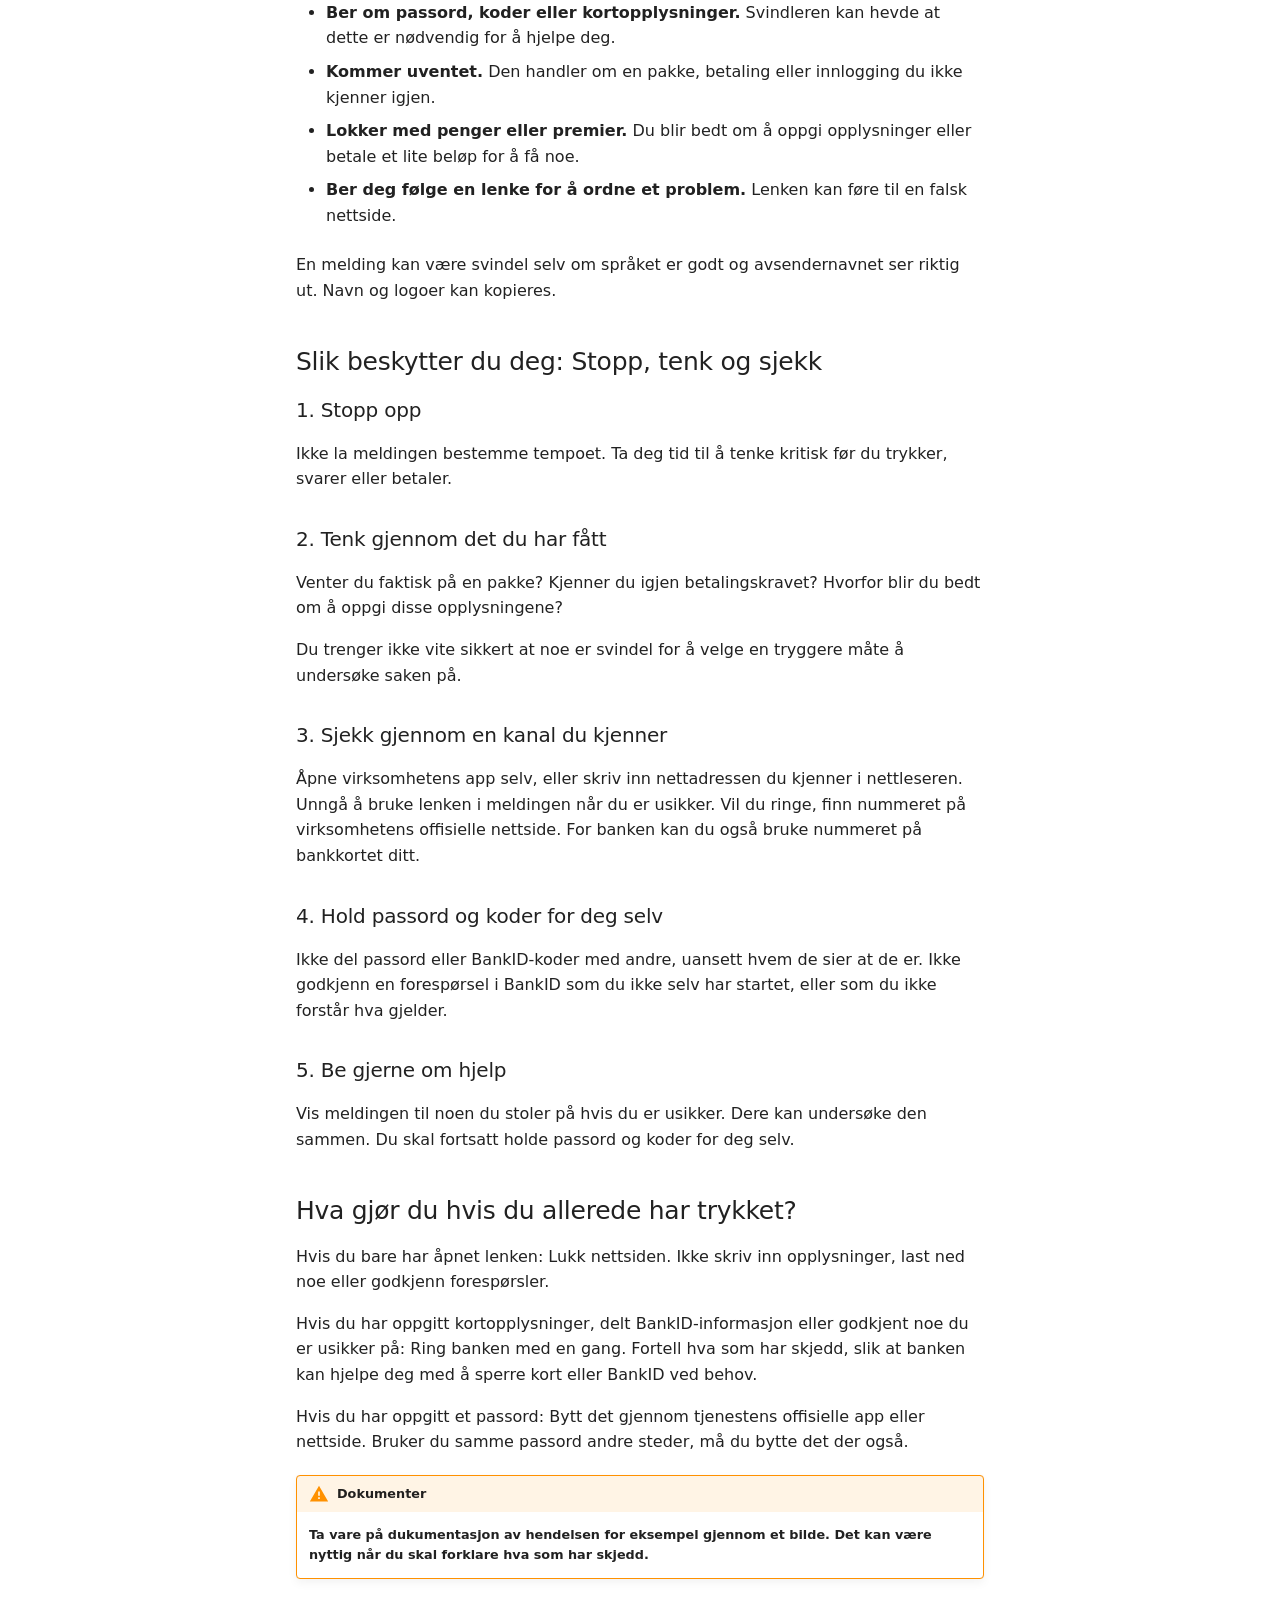
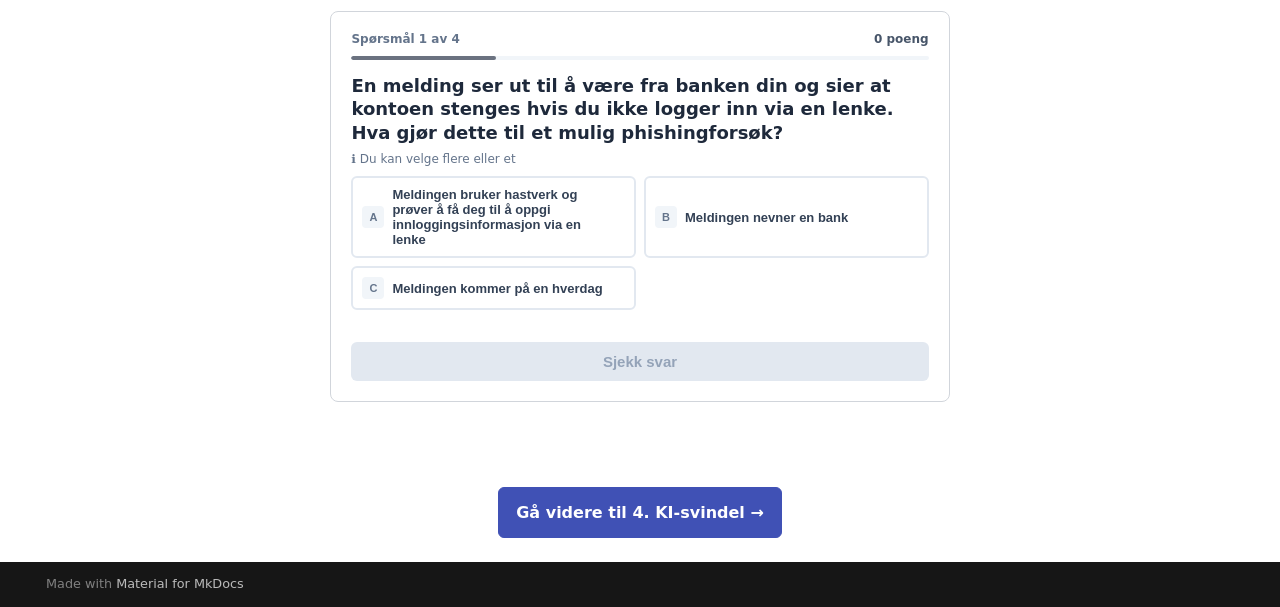
<file: phishing/index.html>
<!doctype html>
<html lang="nb" class="no-js">
  <head>
    
      <meta charset="utf-8">
      <meta name="viewport" content="width=device-width,initial-scale=1">
      
        <meta name="description" content="Kurset">
      
      
      
      
        <link rel="prev" href="../manipuleringssvindel/">
      
      
        <link rel="next" href="../kisvindel/">
      
      
        
      
      
      <link rel="icon" href="../assets/images/favicon.png">
      <meta name="generator" content="mkdocs-1.6.1, mkdocs-material-9.7.7">
    
    
      
        <title>3. Phishing - SvindelSkolen</title>
      
    
    
      <link rel="stylesheet" href="../assets/stylesheets/main.ec1eaa64.min.css">
      
      


    
    
      
    
    
      
    
    
      <link rel="stylesheet" href="../stylesheets/extra.css">
    
    <script>__md_scope=new URL("..",location),__md_hash=e=>[...e].reduce(((e,_)=>(e<<5)-e+_.charCodeAt(0)),0),__md_get=(e,_=localStorage,t=__md_scope)=>JSON.parse(_.getItem(t.pathname+"."+e)),__md_set=(e,_,t=localStorage,a=__md_scope)=>{try{t.setItem(a.pathname+"."+e,JSON.stringify(_))}catch(e){}}</script>
    
      

    
    
  </head>
  
  
    <body dir="ltr">
  
    
    <input class="md-toggle" data-md-toggle="drawer" type="checkbox" id="__drawer" autocomplete="off">
    <input class="md-toggle" data-md-toggle="search" type="checkbox" id="__search" autocomplete="off">
    <label class="md-overlay" for="__drawer"></label>
    <div data-md-component="skip">
      
        
        <a href="#phishing" class="md-skip">
          Gå til innhold
        </a>
      
    </div>
    <div data-md-component="announce">
      
    </div>
    
    
      

  

<header class="md-header md-header--shadow" data-md-component="header">
  <nav class="md-header__inner md-grid" aria-label="Header">
    <a href=".." title="SvindelSkolen" class="md-header__button md-logo" aria-label="SvindelSkolen" data-md-component="logo">
      
  
  <svg xmlns="http://www.w3.org/2000/svg" viewBox="0 0 24 24"><path d="M12 8a3 3 0 0 0 3-3 3 3 0 0 0-3-3 3 3 0 0 0-3 3 3 3 0 0 0 3 3m0 3.54C9.64 9.35 6.5 8 3 8v11c3.5 0 6.64 1.35 9 3.54 2.36-2.19 5.5-3.54 9-3.54V8c-3.5 0-6.64 1.35-9 3.54"/></svg>

    </a>
    <label class="md-header__button md-icon" for="__drawer">
      
      <svg xmlns="http://www.w3.org/2000/svg" viewBox="0 0 24 24"><path d="M3 6h18v2H3zm0 5h18v2H3zm0 5h18v2H3z"/></svg>
    </label>
    <div class="md-header__title" data-md-component="header-title">
      <div class="md-header__ellipsis">
        <div class="md-header__topic">
          <span class="md-ellipsis">
            SvindelSkolen
          </span>
        </div>
        <div class="md-header__topic" data-md-component="header-topic">
          <span class="md-ellipsis">
            
              3. Phishing
            
          </span>
        </div>
      </div>
    </div>
    
    
      <script>var palette=__md_get("__palette");if(palette&&palette.color){if("(prefers-color-scheme)"===palette.color.media){var media=matchMedia("(prefers-color-scheme: light)"),input=document.querySelector(media.matches?"[data-md-color-media='(prefers-color-scheme: light)']":"[data-md-color-media='(prefers-color-scheme: dark)']");palette.color.media=input.getAttribute("data-md-color-media"),palette.color.scheme=input.getAttribute("data-md-color-scheme"),palette.color.primary=input.getAttribute("data-md-color-primary"),palette.color.accent=input.getAttribute("data-md-color-accent")}for(var[key,value]of Object.entries(palette.color))document.body.setAttribute("data-md-color-"+key,value)}</script>
    
    
    
      
      
        <label class="md-header__button md-icon" for="__search">
          
          <svg xmlns="http://www.w3.org/2000/svg" viewBox="0 0 24 24"><path d="M9.5 3A6.5 6.5 0 0 1 16 9.5c0 1.61-.59 3.09-1.56 4.23l.27.27h.79l5 5-1.5 1.5-5-5v-.79l-.27-.27A6.52 6.52 0 0 1 9.5 16 6.5 6.5 0 0 1 3 9.5 6.5 6.5 0 0 1 9.5 3m0 2C7 5 5 7 5 9.5S7 14 9.5 14 14 12 14 9.5 12 5 9.5 5"/></svg>
        </label>
        <div class="md-search" data-md-component="search" role="dialog">
  <label class="md-search__overlay" for="__search"></label>
  <div class="md-search__inner" role="search">
    <form class="md-search__form" name="search">
      <input type="text" class="md-search__input" name="query" aria-label="Søk" placeholder="Søk" autocapitalize="off" autocorrect="off" autocomplete="off" spellcheck="false" data-md-component="search-query" required>
      <label class="md-search__icon md-icon" for="__search">
        
        <svg xmlns="http://www.w3.org/2000/svg" viewBox="0 0 24 24"><path d="M9.5 3A6.5 6.5 0 0 1 16 9.5c0 1.61-.59 3.09-1.56 4.23l.27.27h.79l5 5-1.5 1.5-5-5v-.79l-.27-.27A6.52 6.52 0 0 1 9.5 16 6.5 6.5 0 0 1 3 9.5 6.5 6.5 0 0 1 9.5 3m0 2C7 5 5 7 5 9.5S7 14 9.5 14 14 12 14 9.5 12 5 9.5 5"/></svg>
        
        <svg xmlns="http://www.w3.org/2000/svg" viewBox="0 0 24 24"><path d="M20 11v2H8l5.5 5.5-1.42 1.42L4.16 12l7.92-7.92L13.5 5.5 8 11z"/></svg>
      </label>
      <nav class="md-search__options" aria-label="Søk">
        
        <button type="reset" class="md-search__icon md-icon" title="Nullstill" aria-label="Nullstill" tabindex="-1">
          
          <svg xmlns="http://www.w3.org/2000/svg" viewBox="0 0 24 24"><path d="M19 6.41 17.59 5 12 10.59 6.41 5 5 6.41 10.59 12 5 17.59 6.41 19 12 13.41 17.59 19 19 17.59 13.41 12z"/></svg>
        </button>
      </nav>
      
    </form>
    <div class="md-search__output">
      <div class="md-search__scrollwrap" tabindex="0" data-md-scrollfix>
        <div class="md-search-result" data-md-component="search-result">
          <div class="md-search-result__meta">
            Starter søk
          </div>
          <ol class="md-search-result__list" role="presentation"></ol>
        </div>
      </div>
    </div>
  </div>
</div>
      
    
    
  </nav>
  
</header>
    
    <div class="md-container" data-md-component="container">
      
      
        
          
        
      
      <main class="md-main" data-md-component="main">
        <div class="md-main__inner md-grid">
          
            
              
              <div class="md-sidebar md-sidebar--primary" data-md-component="sidebar" data-md-type="navigation" >
                <div class="md-sidebar__scrollwrap">
                  <div class="md-sidebar__inner">
                    



<nav class="md-nav md-nav--primary" aria-label="Navigasjon" data-md-level="0">
  <label class="md-nav__title" for="__drawer">
    <a href=".." title="SvindelSkolen" class="md-nav__button md-logo" aria-label="SvindelSkolen" data-md-component="logo">
      
  
  <svg xmlns="http://www.w3.org/2000/svg" viewBox="0 0 24 24"><path d="M12 8a3 3 0 0 0 3-3 3 3 0 0 0-3-3 3 3 0 0 0-3 3 3 3 0 0 0 3 3m0 3.54C9.64 9.35 6.5 8 3 8v11c3.5 0 6.64 1.35 9 3.54 2.36-2.19 5.5-3.54 9-3.54V8c-3.5 0-6.64 1.35-9 3.54"/></svg>

    </a>
    SvindelSkolen
  </label>
  
  <ul class="md-nav__list" data-md-scrollfix>
    
      
      
  
  
  
  
    <li class="md-nav__item">
      <a href=".." class="md-nav__link">
        
  
  
  <span class="md-ellipsis">
    
  
    Intro
  

    
  </span>
  
  

      </a>
    </li>
  

    
      
      
  
  
    
  
  
  
    
    
    
    
      
        
        
      
    
    
    <li class="md-nav__item md-nav__item--active md-nav__item--section md-nav__item--nested">
      
        
        
        <input class="md-nav__toggle md-toggle " type="checkbox" id="__nav_2" checked>
        
          
          <label class="md-nav__link" for="__nav_2" id="__nav_2_label" tabindex="">
            
  
  
  <span class="md-ellipsis">
    
  
    Moduler
  

    
  </span>
  
  

            <span class="md-nav__icon md-icon"></span>
          </label>
        
        <nav class="md-nav" data-md-level="1" aria-labelledby="__nav_2_label" aria-expanded="true">
          <label class="md-nav__title" for="__nav_2">
            <span class="md-nav__icon md-icon"></span>
            
  
    Moduler
  

          </label>
          <ul class="md-nav__list" data-md-scrollfix>
            
              
                
  
  
  
  
    <li class="md-nav__item">
      <a href="../lurer/" class="md-nav__link">
        
  
  
  <span class="md-ellipsis">
    
  
    1. Hvordan de lurer deg
  

    
  </span>
  
  

      </a>
    </li>
  

              
            
              
                
  
  
  
  
    <li class="md-nav__item">
      <a href="../manipuleringssvindel/" class="md-nav__link">
        
  
  
  <span class="md-ellipsis">
    
  
    2. Manipuleringssvindel
  

    
  </span>
  
  

      </a>
    </li>
  

              
            
              
                
  
  
    
  
  
  
    <li class="md-nav__item md-nav__item--active">
      
      <input class="md-nav__toggle md-toggle" type="checkbox" id="__toc">
      
      
        
      
      
        <label class="md-nav__link md-nav__link--active" for="__toc">
          
  
  
  <span class="md-ellipsis">
    
  
    3. Phishing
  

    
  </span>
  
  

          <span class="md-nav__icon md-icon"></span>
        </label>
      
      <a href="./" class="md-nav__link md-nav__link--active">
        
  
  
  <span class="md-ellipsis">
    
  
    3. Phishing
  

    
  </span>
  
  

      </a>
      
        

<nav class="md-nav md-nav--secondary" aria-label="Innholdsliste">
  
  
  
    
  
  
    <label class="md-nav__title" for="__toc">
      <span class="md-nav__icon md-icon"></span>
      Innholdsliste
    </label>
    <ul class="md-nav__list" data-md-component="toc" data-md-scrollfix>
      
        <li class="md-nav__item">
  <a href="#hvordan-foregar-det" class="md-nav__link">
    <span class="md-ellipsis">
      
        Hvordan foregår det?
      
    </span>
  </a>
  
</li>
      
        <li class="md-nav__item">
  <a href="#hva-br-fa-deg-til-a-stoppe-opp" class="md-nav__link">
    <span class="md-ellipsis">
      
        Hva bør få deg til å stoppe opp?
      
    </span>
  </a>
  
</li>
      
        <li class="md-nav__item">
  <a href="#slik-beskytter-du-deg-stopp-tenk-og-sjekk" class="md-nav__link">
    <span class="md-ellipsis">
      
        Slik beskytter du deg: Stopp, tenk og sjekk
      
    </span>
  </a>
  
    <nav class="md-nav" aria-label="Slik beskytter du deg: Stopp, tenk og sjekk">
      <ul class="md-nav__list">
        
          <li class="md-nav__item">
  <a href="#1-stopp-opp" class="md-nav__link">
    <span class="md-ellipsis">
      
        1. Stopp opp
      
    </span>
  </a>
  
</li>
        
          <li class="md-nav__item">
  <a href="#2-tenk-gjennom-det-du-har-fatt" class="md-nav__link">
    <span class="md-ellipsis">
      
        2. Tenk gjennom det du har fått
      
    </span>
  </a>
  
</li>
        
          <li class="md-nav__item">
  <a href="#3-sjekk-gjennom-en-kanal-du-kjenner" class="md-nav__link">
    <span class="md-ellipsis">
      
        3. Sjekk gjennom en kanal du kjenner
      
    </span>
  </a>
  
</li>
        
          <li class="md-nav__item">
  <a href="#4-hold-passord-og-koder-for-deg-selv" class="md-nav__link">
    <span class="md-ellipsis">
      
        4. Hold passord og koder for deg selv
      
    </span>
  </a>
  
</li>
        
          <li class="md-nav__item">
  <a href="#5-be-gjerne-om-hjelp" class="md-nav__link">
    <span class="md-ellipsis">
      
        5. Be gjerne om hjelp
      
    </span>
  </a>
  
</li>
        
      </ul>
    </nav>
  
</li>
      
        <li class="md-nav__item">
  <a href="#hva-gjr-du-hvis-du-allerede-har-trykket" class="md-nav__link">
    <span class="md-ellipsis">
      
        Hva gjør du hvis du allerede har trykket?
      
    </span>
  </a>
  
</li>
      
    </ul>
  
</nav>
      
    </li>
  

              
            
              
                
  
  
  
  
    <li class="md-nav__item">
      <a href="../kisvindel/" class="md-nav__link">
        
  
  
  <span class="md-ellipsis">
    
  
    4. KI-svindel
  

    
  </span>
  
  

      </a>
    </li>
  

              
            
          </ul>
        </nav>
      
    </li>
  

    
  </ul>
</nav>
                  </div>
                </div>
              </div>
            
            
              
              <div class="md-sidebar md-sidebar--secondary" data-md-component="sidebar" data-md-type="toc" >
                <div class="md-sidebar__scrollwrap">
                  <div class="md-sidebar__inner">
                    

<nav class="md-nav md-nav--secondary" aria-label="Innholdsliste">
  
  
  
    
  
  
    <label class="md-nav__title" for="__toc">
      <span class="md-nav__icon md-icon"></span>
      Innholdsliste
    </label>
    <ul class="md-nav__list" data-md-component="toc" data-md-scrollfix>
      
        <li class="md-nav__item">
  <a href="#hvordan-foregar-det" class="md-nav__link">
    <span class="md-ellipsis">
      
        Hvordan foregår det?
      
    </span>
  </a>
  
</li>
      
        <li class="md-nav__item">
  <a href="#hva-br-fa-deg-til-a-stoppe-opp" class="md-nav__link">
    <span class="md-ellipsis">
      
        Hva bør få deg til å stoppe opp?
      
    </span>
  </a>
  
</li>
      
        <li class="md-nav__item">
  <a href="#slik-beskytter-du-deg-stopp-tenk-og-sjekk" class="md-nav__link">
    <span class="md-ellipsis">
      
        Slik beskytter du deg: Stopp, tenk og sjekk
      
    </span>
  </a>
  
    <nav class="md-nav" aria-label="Slik beskytter du deg: Stopp, tenk og sjekk">
      <ul class="md-nav__list">
        
          <li class="md-nav__item">
  <a href="#1-stopp-opp" class="md-nav__link">
    <span class="md-ellipsis">
      
        1. Stopp opp
      
    </span>
  </a>
  
</li>
        
          <li class="md-nav__item">
  <a href="#2-tenk-gjennom-det-du-har-fatt" class="md-nav__link">
    <span class="md-ellipsis">
      
        2. Tenk gjennom det du har fått
      
    </span>
  </a>
  
</li>
        
          <li class="md-nav__item">
  <a href="#3-sjekk-gjennom-en-kanal-du-kjenner" class="md-nav__link">
    <span class="md-ellipsis">
      
        3. Sjekk gjennom en kanal du kjenner
      
    </span>
  </a>
  
</li>
        
          <li class="md-nav__item">
  <a href="#4-hold-passord-og-koder-for-deg-selv" class="md-nav__link">
    <span class="md-ellipsis">
      
        4. Hold passord og koder for deg selv
      
    </span>
  </a>
  
</li>
        
          <li class="md-nav__item">
  <a href="#5-be-gjerne-om-hjelp" class="md-nav__link">
    <span class="md-ellipsis">
      
        5. Be gjerne om hjelp
      
    </span>
  </a>
  
</li>
        
      </ul>
    </nav>
  
</li>
      
        <li class="md-nav__item">
  <a href="#hva-gjr-du-hvis-du-allerede-har-trykket" class="md-nav__link">
    <span class="md-ellipsis">
      
        Hva gjør du hvis du allerede har trykket?
      
    </span>
  </a>
  
</li>
      
    </ul>
  
</nav>
                  </div>
                </div>
              </div>
            
          
          
            <div class="md-content" data-md-component="content">
              
              <article class="md-content__inner md-typeset">
                
                  



<h1 id="phishing">Phishing</h1>
<p>Du har kanskje fått en SMS om en pakke du ikke venter på, eller en e-post om at bankkontoen din må oppdateres. Meldingen kan se ekte ut, men være sendt av en svindler.</p>
<p>Dette kalles <em>phishing</em>, eller <em>nettfisking</em> på norsk. Svindleren prøver å lure deg til å gi fra deg opplysninger, betale penger eller gjøre noe som gir dem tilgang til kontoene dine. Ofte later svindleren som meldingen kommer fra banken, Posten, et parkeringsselskap eller en offentlig tjeneste. De kan også utgi seg for å være noen du kjenner.</p>
<p><img alt="yap" src="../Images/Twitter-Message-Free-iPads.png" /> </p>
<p><em>Bilde: gmcgcc, <a href="https://creativecommons.org/licenses/by-sa/4.0/">CC BY-SA 4.0</a>, via Wikimedia Commons.</em></p>
<h2 id="hvordan-foregar-det">Hvordan foregår det?</h2>
<p>Svindelen begynner ofte med en SMS eller e-post som ber deg trykke på en lenke. En lenke er tekst eller en knapp som åpner en nettside.</p>
<p>Meldingen kan for eksempel si:</p>
<ul>
<li>
<p>«Pakken din er stoppet. Betal 29 kroner for å få den levert.»</p>
</li>
<li>
<p>«Kontoen din blir sperret. Logg inn for å bekrefte opplysningene dine.»</p>
</li>
<li>
<p>«Du har betalt for mye. Trykk her for å få pengene tilbake.»</p>
</li>
</ul>
<p>Lenken kan føre til en falsk nettside som ligner på nettsiden til virksomheten. Den kan ha riktig logo, kjente farger og et profesjonelt utseende. På siden blir du kanskje bedt om å skrive inn kortnummer, passord eller andre personlige opplysninger, men dersom du fyller inn opplysningene, kan de havne hos svindleren. </p>
<div class="admonition info">
<p class="admonition-title">Et eksempel: En falsk parkeringsbot</p>
<p>Du får en SMS som ser ut til å komme fra et parkeringsselskap:</p>
<p>«Du har en ubetalt parkeringsbot. Betal i dag for å unngå ekstra gebyr. Trykk på lenken nedenfor.»</p>
<p>Kanskje har du nylig parkert på en betalingsplass. Derfor virker meldingen troverdig og siden du ønsker å ordne opp og unngå ekstra kostnader trykker du på lenken. Dem åpner en nettside med selskapets navn og logo, der blir du bedt om å skrive inn kortnummer, utløpsdato og sikkerhetskoden på kortet. Men i phising-tilfelle er nettsiden en kopi laget av svindlere og opplysningene du skriver inn, kan brukes til å forsøke å belaste kortet ditt.</p>
<p><em>Det å trykke på en lenke betyr ikke i seg selv at du har gitt fra deg kortopplysningene dine. Faren i dette eksempelet oppstår når du skriver dem inn på den falske siden.</em></p>
<p>Det tryggeste er å undersøke betalingskravet gjennom parkeringsselskapets offisielle app eller nettside, som du åpner selv. Om du ikke er kjent med dette kan du også søke opp bedriften meldingen utgir seg for å være og ringe nummeret de har oppgitt.</p>
</div>
<h2 id="hva-br-fa-deg-til-a-stoppe-opp">Hva bør få deg til å stoppe opp?</h2>
<p>Vær ekstra oppmerksom når en melding:</p>
<ul>
<li>
<p><strong>Sier at det haster.</strong> Du må betale eller svare straks for å unngå problemer.</p>
</li>
<li>
<p><strong>Ber om passord, koder eller kortopplysninger.</strong> Svindleren kan hevde at dette er nødvendig for å hjelpe deg.</p>
</li>
<li>
<p><strong>Kommer uventet.</strong> Den handler om en pakke, betaling eller innlogging du ikke kjenner igjen.</p>
</li>
<li>
<p><strong>Lokker med penger eller premier.</strong> Du blir bedt om å oppgi opplysninger eller betale et lite beløp for å få noe.</p>
</li>
<li>
<p><strong>Ber deg følge en lenke for å ordne et problem.</strong> Lenken kan føre til en falsk nettside.</p>
</li>
</ul>
<p>En melding kan være svindel selv om språket er godt og avsendernavnet ser riktig ut. Navn og logoer kan kopieres.</p>
<h2 id="slik-beskytter-du-deg-stopp-tenk-og-sjekk">Slik beskytter du deg: Stopp, tenk og sjekk</h2>
<h3 id="1-stopp-opp">1. Stopp opp</h3>
<p>Ikke la meldingen bestemme tempoet. Ta deg tid til å tenke kritisk før du trykker, svarer eller betaler.</p>
<h3 id="2-tenk-gjennom-det-du-har-fatt">2. Tenk gjennom det du har fått</h3>
<p>Venter du faktisk på en pakke? Kjenner du igjen betalingskravet? Hvorfor blir du bedt om å oppgi disse opplysningene?</p>
<p>Du trenger ikke vite sikkert at noe er svindel for å velge en tryggere måte å undersøke saken på.</p>
<h3 id="3-sjekk-gjennom-en-kanal-du-kjenner">3. Sjekk gjennom en kanal du kjenner</h3>
<p>Åpne virksomhetens app selv, eller skriv inn nettadressen du kjenner i nettleseren. Unngå å bruke lenken i meldingen når du er usikker. Vil du ringe, finn nummeret på virksomhetens offisielle nettside. For banken kan du også bruke nummeret på bankkortet ditt.</p>
<h3 id="4-hold-passord-og-koder-for-deg-selv">4. Hold passord og koder for deg selv</h3>
<p>Ikke del passord eller BankID-koder med andre, uansett hvem de sier at de er. Ikke godkjenn en forespørsel i BankID som du ikke selv har startet, eller som du ikke forstår hva gjelder.</p>
<h3 id="5-be-gjerne-om-hjelp">5. Be gjerne om hjelp</h3>
<p>Vis meldingen til noen du stoler på hvis du er usikker. Dere kan undersøke den sammen. Du skal fortsatt holde passord og koder for deg selv.</p>
<h2 id="hva-gjr-du-hvis-du-allerede-har-trykket">Hva gjør du hvis du allerede har trykket?</h2>
<p>Hvis du bare har åpnet lenken: Lukk nettsiden. Ikke skriv inn opplysninger, last ned noe eller godkjenn forespørsler.</p>
<p>Hvis du har oppgitt kortopplysninger, delt BankID-informasjon eller godkjent noe du er usikker på: Ring banken med en gang. Fortell hva som har skjedd, slik at banken kan hjelpe deg med å sperre kort eller BankID ved behov.</p>
<p>Hvis du har oppgitt et passord: Bytt det gjennom tjenestens offisielle app eller nettside. Bruker du samme passord andre steder, må du bytte det der også.</p>
<div class="admonition warning">
<p class="admonition-title">Dokumenter</p>
<p><strong>Ta vare på dukumentasjon av hendelsen for eksempel gjennom et bilde. Det kan være nyttig når du skal forklare hva som har skjedd.</strong></p>
</div>
<p><iframe
  src="../quizPhishing/"
  title="Quiz sur le phishing"
  width="100%"
  height="450"
  style="border: 0;">
</iframe>
</p>
<p><a class="course-next" href="../kisvindel/">Gå videre til 4. KI-svindel →</a></p>












                
              </article>
            </div>
          
          
<script>var target=document.getElementById(location.hash.slice(1));target&&target.name&&(target.checked=target.name.startsWith("__tabbed_"))</script>
        </div>
        
      </main>
      
        <footer class="md-footer">
  
  <div class="md-footer-meta md-typeset">
    <div class="md-footer-meta__inner md-grid">
      <div class="md-copyright">
  
  
    Made with
    <a href="https://squidfunk.github.io/mkdocs-material/" target="_blank" rel="noopener">
      Material for MkDocs
    </a>
  
</div>
      
    </div>
  </div>
</footer>
      
    </div>
    <div class="md-dialog" data-md-component="dialog">
      <div class="md-dialog__inner md-typeset"></div>
    </div>
    
    
    
      
      
      <script id="__config" type="application/json">{"annotate": null, "base": "..", "features": ["navigation.sections"], "search": "../assets/javascripts/workers/search.2c215733.min.js", "tags": null, "translations": {"clipboard.copied": "Kopiert til utklippstavlen", "clipboard.copy": "Kopier til utklippstavlen", "search.result.more.one": "1 til p\u00e5 denne siden", "search.result.more.other": "# flere p\u00e5 denne siden", "search.result.none": "Ingen treff", "search.result.one": "1 treff", "search.result.other": "# treff", "search.result.placeholder": "Skriv s\u00f8keord", "search.result.term.missing": "Mangler", "select.version": "Velg versjon"}, "version": null}</script>
    
    
      <script src="../assets/javascripts/bundle.d7400e89.min.js"></script>
      
    
  </body>
</html>
</file>
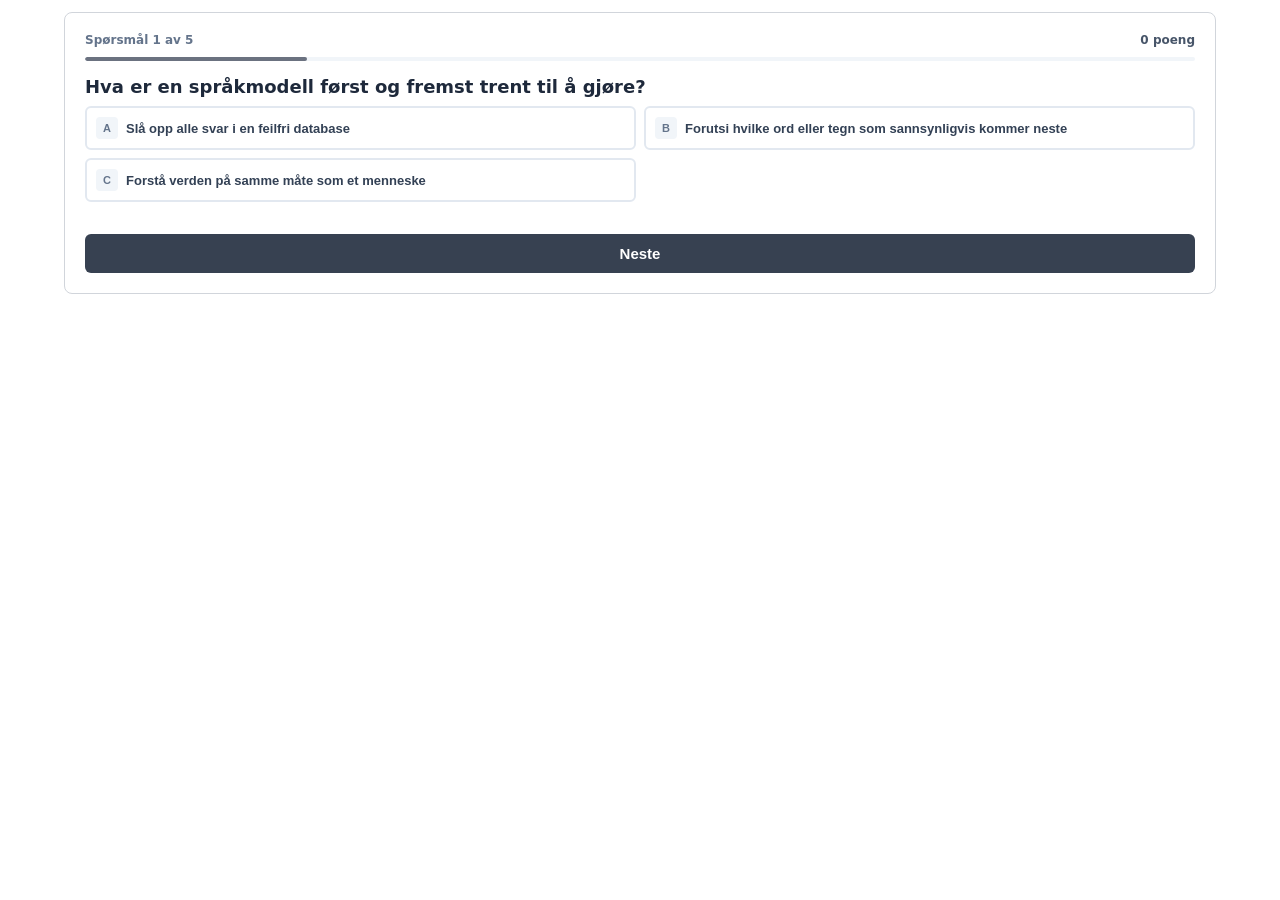
<file: quizKI/index.html>
<!doctype html>
<html lang="nb">
<head>
  <meta charset="utf-8">
  <meta name="viewport" content="width=device-width, initial-scale=1">
  <title>Quiz</title>
  <link rel="stylesheet" href="quiz.css">
  <script src="../javascripts/vendor/js-confetti.browser.js" defer></script>
  <script src="../javascripts/quiz-confetti.js" defer></script>
  <script src="quiz.js" defer></script>
  <script src="../javascripts/quiz-frame.js" defer></script>
</head>
<body>
  <main class="wrap">
    <section class="card">
      <div id="quiz">
        <div class="top">
          <span class="q-counter" id="counter"></span>
          <span class="q-score" id="scoreChip">0 poeng</span>
        </div>

        <div class="progress">
          <div class="progress-fill" id="progress"></div>
        </div>

        <h1 class="question" id="question"></h1>
        <p id="questionHint" hidden>
          Du kan velge flere svar
        </p>

        <div class="options" id="options"></div>
        <p class="feedback" id="feedback" aria-live="polite"></p>

        <button class="next-btn" id="nextBtn" type="button" disabled>
          Neste
        </button>
      </div>

      <div class="results" id="results" hidden>
        <div class="result-ring">
          <svg viewBox="0 0 120 120" aria-hidden="true">
            <circle class="rbg" cx="60" cy="60" r="52"></circle>
            <circle class="rfg" id="resultRing" cx="60" cy="60" r="52"></circle>
          </svg>
          <div class="result-pct" id="resultPct">0%</div>
        </div>

        <h2 class="result-title" id="resultTitle"></h2>
        <p class="result-sub" id="resultSub"></p>
        <button class="next-btn" id="restartBtn" type="button">
          Prøv igjen
        </button>
      </div>

      <p class="error" id="error" role="alert" hidden></p>
    </section>
  </main>
</body>
</html>
</file>
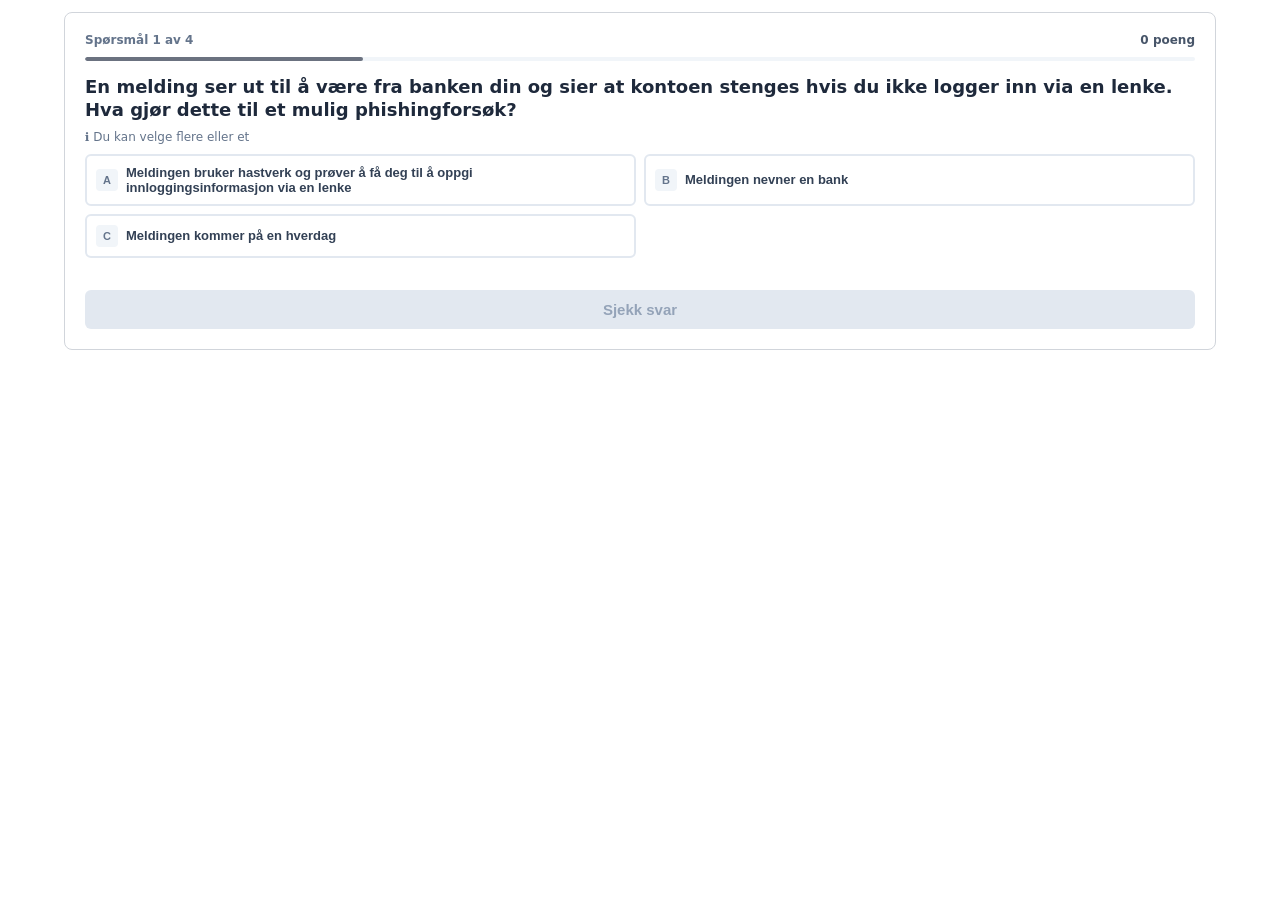
<file: quizPhishing/index.html>
<!doctype html>
<html lang="nb">
<head>
  <meta charset="utf-8">
  <meta name="viewport" content="width=device-width, initial-scale=1">
  <title>Quiz</title>
  <link rel="stylesheet" href="quiz.css">
  <script src="quiz.js" defer></script>
</head>
<body>
  <main class="wrap">
    <section class="card">
      <div id="quiz">
        <div class="top">
          <span class="q-counter" id="counter"></span>
          <span class="q-score" id="scoreChip">0 poeng</span>
        </div>

        <div class="progress">
          <div class="progress-fill" id="progress"></div>
        </div>

        <h1 class="question" id="question" aria-describedby="questionHint"></h1>
        <p id="questionHint">
          ℹ️ Du kan velge flere eller et
        </p>

        <div class="options" id="options"></div>
        <p class="feedback" id="feedback" aria-live="polite"></p>

        <button class="next-btn" id="nextBtn" type="button" disabled>
          Neste
        </button>
      </div>

      <div class="results" id="results" hidden>
        <div class="result-ring">
          <svg viewBox="0 0 120 120" aria-hidden="true">
            <circle class="rbg" cx="60" cy="60" r="52"></circle>
            <circle class="rfg" id="resultRing" cx="60" cy="60" r="52"></circle>
          </svg>
          <div class="result-pct" id="resultPct">0%</div>
        </div>

        <h2 class="result-title" id="resultTitle"></h2>
        <p class="result-sub" id="resultSub"></p>
        <button class="next-btn" id="restartBtn" type="button">
          Prøv igjen
        </button>
      </div>

      <p class="error" id="error" role="alert" hidden></p>
    </section>
  </main>
</body>
</html>
</file>
<file: stylesheets/extra.css>
:root {
  --md-text-font: system-ui, sans-serif;
  --md-code-font: ui-monospace, monospace;
}

.md-typeset .course-next {
  display: block;
  width: fit-content;
  max-width: 100%;
  margin: 1.5rem auto 0;
  padding: 0.75em 1.1em;
  border: 1px solid var(--md-primary-fg-color);
  border-radius: 6px;
  background: var(--md-primary-fg-color);
  color: var(--md-primary-bg-color);
  font-weight: 600;
  text-decoration: none;
  text-align: center;
}

.md-typeset .course-next:hover {
  background: var(--md-primary-fg-color--dark);
  border-color: var(--md-primary-fg-color--dark);
  color: var(--md-primary-bg-color);
}

.md-typeset .course-next:focus-visible {
  outline: 2px solid var(--md-default-fg-color);
  outline-offset: 3px;
}
</file>
<file: quizKI/quiz.css>
* {
  box-sizing: border-box;
}

body {
  margin: 0;
  padding: 12px;
  display: flex;
  align-items: center;
  justify-content: center;
  background: transparent;
  font-family: system-ui, sans-serif;
}

.wrap {
  width: 90vw;
  max-width: none;
}

.card {
  width: 100%;
  padding: 20px;
  border: 1px solid #d1d5db;
  border-radius: 8px;
  background: #fff;
}

.top {
  display: flex;
  justify-content: space-between;
  align-items: center;
  gap: 12px;
  margin-bottom: 10px;
}

.q-counter {
  color: #64748b;
  font-size: 12px;
  font-weight: 700;
}

.q-score {
  color: #475569;
  font-size: 12px;
  font-weight: 600;
}

.progress {
  height: 4px;
  margin-bottom: 14px;
  overflow: hidden;
  border-radius: 3px;
  background: #f1f5f9;
}

.progress-fill {
  width: 0;
  height: 100%;
  border-radius: 3px;
  background: #6b7280;
  transition: width 0.4s ease;
}

.question {
  margin: 0 0 8px;
  color: #1e293b;
  font-size: 18px;
  line-height: 1.3;
}

#questionHint {
  margin: 0 0 10px;
  color: #64748b;
  font-size: 12px;
}

.options {
  display: grid;
  grid-template-columns: repeat(2, minmax(0, 1fr));
  gap: 8px;
  margin-bottom: 8px;
}

.option {
  display: flex;
  align-items: center;
  gap: 8px;
  width: 100%;
  min-width: 0;
  padding: 9px;
  border: 2px solid #e2e8f0;
  border-radius: 6px;
  color: #334155;
  background: #fff;
  font-size: 13px;
  font-weight: 600;
  text-align: left;
  cursor: pointer;
}

.option:hover:not(:disabled) {
  border-color: #9ca3af;
  background: #f9fafb;
}

.option:focus-visible,
.next-btn:focus-visible {
  outline: 2px solid #374151;
  outline-offset: 3px;
}

.option:disabled {
  cursor: default;
}

.key {
  display: grid;
  flex: 0 0 22px;
  width: 22px;
  height: 22px;
  place-items: center;
  border-radius: 4px;
  color: #64748b;
  background: #f1f5f9;
  font-size: 11px;
}

.option.selected {
  background-color: #f3f4f6;
  border-color: #4b5563;
}

.option.correct {
  background-color: #e6f4ea;
  border-color: #188038;
}

.option.correct .key {
  color: #fff;
  background: #188038;
}

.option.wrong {
  background-color: #fce8e6;
  border-color: #d93025;
}

.option.wrong .key {
  color: #fff;
  background: #d93025;
}

.option.missed {
  background-color: #fff4cc;
  border-color: #e0a800;
}

.mark {
  margin-left: auto;
  font-weight: 800;
}

.feedback {
  min-height: 18px;
  margin: 6px 0;
  color: #475569;
  font-size: 13px;
}

.next-btn {
  width: 100%;
  padding: 11px;
  border: 0;
  border-radius: 6px;
  color: #fff;
  background: #374151;
  font-size: 15px;
  font-weight: 600;
  cursor: pointer;
}

.next-btn:hover:not(:disabled) {
  background: #1f2937;
}

.next-btn:disabled {
  color: #94a3b8;
  background: #e2e8f0;
  cursor: not-allowed;
}

.results {
  padding: 10px 0;
  text-align: center;
}

.result-ring {
  position: relative;
  width: 120px;
  height: 120px;
  margin: 0 auto 20px;
}

.result-ring svg {
  width: 100%;
  height: 100%;
  transform: rotate(-90deg);
}

.rbg,
.rfg {
  fill: none;
  stroke-width: 9;
}

.rbg {
  stroke: #f1f5f9;
}

.rfg {
  stroke: #6b7280;
  stroke-linecap: round;
  stroke-dasharray: 326.7;
  stroke-dashoffset: 326.7;
  transition: stroke-dashoffset 1s ease;
}

.result-pct {
  position: absolute;
  inset: 0;
  display: grid;
  place-items: center;
  color: #1e293b;
  font-size: 30px;
  font-weight: 700;
}

.result-title {
  color: #1e293b;
}

.result-sub,
.error {
  color: #64748b;
}

[hidden] {
  display: none !important;
}

@media (max-width: 420px) {
  body {
    padding: 8px;
  }

  .card {
    padding: 16px;
  }

  .option {
    padding: 8px;
    font-size: 12px;
  }
}
</file>
<file: quizPhishing/quiz.css>
* {
  box-sizing: border-box;
}

body {
  margin: 0;
  padding: 12px;
  display: flex;
  align-items: center;
  justify-content: center;
  background: transparent;
  font-family: system-ui, sans-serif;
}

.wrap {
  width: 90vw;
  max-width: none;
}

.card {
  width: 100%;
  padding: 20px;
  border: 1px solid #d1d5db;
  border-radius: 8px;
  background: #fff;
}

.top {
  display: flex;
  justify-content: space-between;
  align-items: center;
  gap: 12px;
  margin-bottom: 10px;
}

.q-counter {
  color: #64748b;
  font-size: 12px;
  font-weight: 700;
}

.q-score {
  color: #475569;
  font-size: 12px;
  font-weight: 600;
}

.progress {
  height: 4px;
  margin-bottom: 14px;
  overflow: hidden;
  border-radius: 3px;
  background: #f1f5f9;
}

.progress-fill {
  width: 0;
  height: 100%;
  border-radius: 3px;
  background: #6b7280;
  transition: width 0.4s ease;
}

.question {
  margin: 0 0 8px;
  color: #1e293b;
  font-size: 18px;
  line-height: 1.3;
}

#questionHint {
  margin: 0 0 10px;
  color: #64748b;
  font-size: 12px;
}

.options {
  display: grid;
  grid-template-columns: repeat(2, minmax(0, 1fr));
  gap: 8px;
  margin-bottom: 8px;
}

.option {
  display: flex;
  align-items: center;
  gap: 8px;
  width: 100%;
  min-width: 0;
  padding: 9px;
  border: 2px solid #e2e8f0;
  border-radius: 6px;
  color: #334155;
  background: #fff;
  font-size: 13px;
  font-weight: 600;
  text-align: left;
  cursor: pointer;
}

.option:hover:not(:disabled) {
  border-color: #9ca3af;
  background: #f9fafb;
}

.option:focus-visible,
.next-btn:focus-visible {
  outline: 2px solid #374151;
  outline-offset: 3px;
}

.option:disabled {
  cursor: default;
}

.key {
  display: grid;
  flex: 0 0 22px;
  width: 22px;
  height: 22px;
  place-items: center;
  border-radius: 4px;
  color: #64748b;
  background: #f1f5f9;
  font-size: 11px;
}

.option.selected {
  background-color: #f3f4f6;
  border-color: #4b5563;
}

.option.correct {
  background-color: #e6f4ea;
  border-color: #188038;
}

.option.correct .key {
  color: #fff;
  background: #188038;
}

.option.wrong {
  background-color: #fce8e6;
  border-color: #d93025;
}

.option.wrong .key {
  color: #fff;
  background: #d93025;
}

.option.missed {
  background-color: #fff4cc;
  border-color: #e0a800;
}

.mark {
  margin-left: auto;
  font-weight: 800;
}

.feedback {
  min-height: 18px;
  margin: 6px 0;
  color: #475569;
  font-size: 13px;
}

.next-btn {
  width: 100%;
  padding: 11px;
  border: 0;
  border-radius: 6px;
  color: #fff;
  background: #374151;
  font-size: 15px;
  font-weight: 600;
  cursor: pointer;
}

.next-btn:hover:not(:disabled) {
  background: #1f2937;
}

.next-btn:disabled {
  color: #94a3b8;
  background: #e2e8f0;
  cursor: not-allowed;
}

.results {
  padding: 10px 0;
  text-align: center;
}

.result-ring {
  position: relative;
  width: 120px;
  height: 120px;
  margin: 0 auto 20px;
}

.result-ring svg {
  width: 100%;
  height: 100%;
  transform: rotate(-90deg);
}

.rbg,
.rfg {
  fill: none;
  stroke-width: 9;
}

.rbg {
  stroke: #f1f5f9;
}

.rfg {
  stroke: #6b7280;
  stroke-linecap: round;
  stroke-dasharray: 326.7;
  stroke-dashoffset: 326.7;
  transition: stroke-dashoffset 1s ease;
}

.result-pct {
  position: absolute;
  inset: 0;
  display: grid;
  place-items: center;
  color: #1e293b;
  font-size: 30px;
  font-weight: 700;
}

.result-title {
  color: #1e293b;
}

.result-sub,
.error {
  color: #64748b;
}

[hidden] {
  display: none !important;
}

@media (max-width: 420px) {
  body {
    padding: 8px;
  }

  .card {
    padding: 16px;
  }

  .option {
    padding: 8px;
    font-size: 12px;
  }
}
</file>
<file: assets/stylesheets/main.ec1eaa64.min.css>
@charset "UTF-8";html{-webkit-text-size-adjust:none;-moz-text-size-adjust:none;text-size-adjust:none;box-sizing:border-box}*,:after,:before{box-sizing:inherit}@media (prefers-reduced-motion){*,:after,:before{transition:none!important}}body{margin:0}a,button,input,label{-webkit-tap-highlight-color:transparent}a{color:inherit;text-decoration:none}hr{border:0;box-sizing:initial;display:block;height:.05rem;overflow:visible;padding:0}small{font-size:80%}sub,sup{line-height:1em}img{border-style:none}table{border-collapse:initial;border-spacing:0}td,th{font-weight:400;vertical-align:top}button{background:#0000;border:0;font-family:inherit;font-size:inherit;margin:0;padding:0}input{border:0;outline:none}:root{--md-primary-fg-color:#4051b5;--md-primary-fg-color--light:#5d6cc0;--md-primary-fg-color--dark:#303fa1;--md-primary-bg-color:#fff;--md-primary-bg-color--light:#ffffffb3;--md-accent-fg-color:#526cfe;--md-accent-fg-color--transparent:#526cfe1a;--md-accent-bg-color:#fff;--md-accent-bg-color--light:#ffffffb3}[data-md-color-scheme=default]{color-scheme:light}[data-md-color-scheme=default] img[src$="#gh-dark-mode-only"],[data-md-color-scheme=default] img[src$="#only-dark"]{display:none}:root,[data-md-color-scheme=default]{--md-hue:225deg;--md-default-fg-color:#000000de;--md-default-fg-color--light:#0000008a;--md-default-fg-color--lighter:#00000052;--md-default-fg-color--lightest:#00000012;--md-default-bg-color:#fff;--md-default-bg-color--light:#ffffffb3;--md-default-bg-color--lighter:#ffffff4d;--md-default-bg-color--lightest:#ffffff1f;--md-code-fg-color:#36464e;--md-code-bg-color:#f5f5f5;--md-code-bg-color--light:#f5f5f5b3;--md-code-bg-color--lighter:#f5f5f54d;--md-code-hl-color:#4287ff;--md-code-hl-color--light:#4287ff1a;--md-code-hl-number-color:#d52a2a;--md-code-hl-special-color:#db1457;--md-code-hl-function-color:#a846b9;--md-code-hl-constant-color:#6e59d9;--md-code-hl-keyword-color:#3f6ec6;--md-code-hl-string-color:#1c7d4d;--md-code-hl-name-color:var(--md-code-fg-color);--md-code-hl-operator-color:var(--md-default-fg-color--light);--md-code-hl-punctuation-color:var(--md-default-fg-color--light);--md-code-hl-comment-color:var(--md-default-fg-color--light);--md-code-hl-generic-color:var(--md-default-fg-color--light);--md-code-hl-variable-color:var(--md-default-fg-color--light);--md-typeset-color:var(--md-default-fg-color);--md-typeset-a-color:var(--md-primary-fg-color);--md-typeset-del-color:#f5503d26;--md-typeset-ins-color:#0bd57026;--md-typeset-kbd-color:#fafafa;--md-typeset-kbd-accent-color:#fff;--md-typeset-kbd-border-color:#b8b8b8;--md-typeset-mark-color:#ffff0080;--md-typeset-table-color:#0000001f;--md-typeset-table-color--light:rgba(0,0,0,.035);--md-admonition-fg-color:var(--md-default-fg-color);--md-admonition-bg-color:var(--md-default-bg-color);--md-warning-fg-color:#000000de;--md-warning-bg-color:#ff9;--md-footer-fg-color:#fff;--md-footer-fg-color--light:#ffffffb3;--md-footer-fg-color--lighter:#ffffff73;--md-footer-bg-color:#000000de;--md-footer-bg-color--dark:#00000052;--md-shadow-z1:0 0.2rem 0.5rem #0000000d,0 0 0.05rem #0000001a;--md-shadow-z2:0 0.2rem 0.5rem #0000001a,0 0 0.05rem #00000040;--md-shadow-z3:0 0.2rem 0.5rem #0003,0 0 0.05rem #00000059}.md-icon svg{fill:currentcolor;display:block;height:1.2rem;width:1.2rem}body{-webkit-font-smoothing:antialiased;-moz-osx-font-smoothing:grayscale;--md-text-font-family:var(--md-text-font,_),-apple-system,BlinkMacSystemFont,Helvetica,Arial,sans-serif;--md-code-font-family:var(--md-code-font,_),SFMono-Regular,Consolas,Menlo,monospace}aside,body,input{font-feature-settings:"kern","liga";color:var(--md-typeset-color);font-family:var(--md-text-font-family)}code,kbd,pre{font-feature-settings:"kern";font-family:var(--md-code-font-family)}:root{--md-typeset-table-sort-icon:url('data:image/svg+xml;charset=utf-8,<svg xmlns="http://www.w3.org/2000/svg" viewBox="0 0 24 24"><path d="m18 21-4-4h3V7h-3l4-4 4 4h-3v10h3M2 19v-2h10v2M2 13v-2h7v2M2 7V5h4v2z"/></svg>');--md-typeset-table-sort-icon--asc:url('data:image/svg+xml;charset=utf-8,<svg xmlns="http://www.w3.org/2000/svg" viewBox="0 0 24 24"><path d="M19 17h3l-4 4-4-4h3V3h2M2 17h10v2H2M6 5v2H2V5m0 6h7v2H2z"/></svg>');--md-typeset-table-sort-icon--desc:url('data:image/svg+xml;charset=utf-8,<svg xmlns="http://www.w3.org/2000/svg" viewBox="0 0 24 24"><path d="M19 7h3l-4-4-4 4h3v14h2M2 17h10v2H2M6 5v2H2V5m0 6h7v2H2z"/></svg>')}.md-typeset{-webkit-print-color-adjust:exact;color-adjust:exact;font-size:.8rem;line-height:1.6;overflow-wrap:break-word}@media print{.md-typeset{font-size:.68rem}}.md-typeset blockquote,.md-typeset dl,.md-typeset figure,.md-typeset ol,.md-typeset pre,.md-typeset ul{margin-bottom:1em;margin-top:1em}.md-typeset h1{color:var(--md-default-fg-color--light);font-size:2em;line-height:1.3;margin:0 0 1.25em}.md-typeset h1,.md-typeset h2{font-weight:300;letter-spacing:-.01em}.md-typeset h2{font-size:1.5625em;line-height:1.4;margin:1.6em 0 .64em}.md-typeset h3{font-size:1.25em;font-weight:400;letter-spacing:-.01em;line-height:1.5;margin:1.6em 0 .8em}.md-typeset h2+h3{margin-top:.8em}.md-typeset h4{font-weight:700;letter-spacing:-.01em;margin:1em 0}.md-typeset h5,.md-typeset h6{color:var(--md-default-fg-color--light);font-size:.8em;font-weight:700;letter-spacing:-.01em;margin:1.25em 0}.md-typeset h5{text-transform:uppercase}.md-typeset h5 code{text-transform:none}.md-typeset hr{border-bottom:.05rem solid var(--md-default-fg-color--lightest);display:flow-root;margin:1.5em 0}.md-typeset a{color:var(--md-typeset-a-color);word-break:break-word}.md-typeset a,.md-typeset a:before{transition:color 125ms}.md-typeset a:focus,.md-typeset a:hover{color:var(--md-accent-fg-color)}.md-typeset a:focus code,.md-typeset a:hover code{background-color:var(--md-accent-fg-color--transparent);color:var(--md-accent-fg-color)}.md-typeset a code{color:var(--md-typeset-a-color)}.md-typeset a.focus-visible{outline-color:var(--md-accent-fg-color);outline-offset:.2rem}.md-typeset code,.md-typeset kbd,.md-typeset pre{color:var(--md-code-fg-color);direction:ltr;font-variant-ligatures:none;transition:background-color 125ms}@media print{.md-typeset code,.md-typeset kbd,.md-typeset pre{white-space:pre-wrap}}.md-typeset code{background-color:var(--md-code-bg-color);border-radius:.1rem;-webkit-box-decoration-break:clone;box-decoration-break:clone;font-size:.85em;padding:0 .2941176471em;transition:color 125ms,background-color 125ms;word-break:break-word}.md-typeset code:not(.focus-visible){-webkit-tap-highlight-color:transparent;outline:none}.md-typeset pre{display:flow-root;line-height:1.4;position:relative}.md-typeset pre>code{-webkit-box-decoration-break:slice;box-decoration-break:slice;box-shadow:none;display:block;margin:0;outline-color:var(--md-accent-fg-color);overflow:auto;padding:.7720588235em 1.1764705882em;scrollbar-color:var(--md-default-fg-color--lighter) #0000;scrollbar-width:thin;touch-action:auto;word-break:normal}.md-typeset pre>code:hover{scrollbar-color:var(--md-accent-fg-color) #0000}.md-typeset pre>code::-webkit-scrollbar{height:.2rem;width:.2rem}.md-typeset pre>code::-webkit-scrollbar-thumb{background-color:var(--md-default-fg-color--lighter)}.md-typeset pre>code::-webkit-scrollbar-thumb:hover{background-color:var(--md-accent-fg-color)}.md-typeset kbd{background-color:var(--md-typeset-kbd-color);border-radius:.1rem;box-shadow:0 .1rem 0 .05rem var(--md-typeset-kbd-border-color),0 .1rem 0 var(--md-typeset-kbd-border-color),0 -.1rem .2rem var(--md-typeset-kbd-accent-color) inset;color:var(--md-default-fg-color);display:inline-block;font-size:.75em;padding:0 .6666666667em;vertical-align:text-top;word-break:break-word}.md-typeset mark{background-color:var(--md-typeset-mark-color);-webkit-box-decoration-break:clone;box-decoration-break:clone;color:inherit;word-break:break-word}.md-typeset abbr{cursor:help;text-decoration:none}.md-typeset [data-preview],.md-typeset abbr{border-bottom:.05rem dotted var(--md-default-fg-color--light)}.md-typeset small{opacity:.75}[dir=ltr] .md-typeset sub,[dir=ltr] .md-typeset sup{margin-left:.078125em}[dir=rtl] .md-typeset sub,[dir=rtl] .md-typeset sup{margin-right:.078125em}[dir=ltr] .md-typeset blockquote{padding-left:.6rem}[dir=rtl] .md-typeset blockquote{padding-right:.6rem}[dir=ltr] .md-typeset blockquote{border-left:.2rem solid var(--md-default-fg-color--lighter)}[dir=rtl] .md-typeset blockquote{border-right:.2rem solid var(--md-default-fg-color--lighter)}.md-typeset blockquote{color:var(--md-default-fg-color--light);margin-left:0;margin-right:0}.md-typeset ul{list-style-type:disc}.md-typeset ul[type]{list-style-type:revert-layer}[dir=ltr] .md-typeset ol,[dir=ltr] .md-typeset ul{margin-left:.625em}[dir=rtl] .md-typeset ol,[dir=rtl] .md-typeset ul{margin-right:.625em}.md-typeset ol,.md-typeset ul{padding:0}.md-typeset ol:not([hidden]),.md-typeset ul:not([hidden]){display:flow-root}.md-typeset ol ol,.md-typeset ul ol{list-style-type:lower-alpha}.md-typeset ol ol ol,.md-typeset ul ol ol{list-style-type:lower-roman}.md-typeset ol ol ol ol,.md-typeset ul ol ol ol{list-style-type:upper-alpha}.md-typeset ol ol ol ol ol,.md-typeset ul ol ol ol ol{list-style-type:upper-roman}.md-typeset ol[type],.md-typeset ul[type]{list-style-type:revert-layer}[dir=ltr] .md-typeset ol li,[dir=ltr] .md-typeset ul li{margin-left:1.25em}[dir=rtl] .md-typeset ol li,[dir=rtl] .md-typeset ul li{margin-right:1.25em}.md-typeset ol li,.md-typeset ul li{margin-bottom:.5em}.md-typeset ol li blockquote,.md-typeset ol li p,.md-typeset ul li blockquote,.md-typeset ul li p{margin:.5em 0}.md-typeset ol li:last-child,.md-typeset ul li:last-child{margin-bottom:0}[dir=ltr] .md-typeset ol li ol,[dir=ltr] .md-typeset ol li ul,[dir=ltr] .md-typeset ul li ol,[dir=ltr] .md-typeset ul li ul{margin-left:.625em}[dir=rtl] .md-typeset ol li ol,[dir=rtl] .md-typeset ol li ul,[dir=rtl] .md-typeset ul li ol,[dir=rtl] .md-typeset ul li ul{margin-right:.625em}.md-typeset ol li ol,.md-typeset ol li ul,.md-typeset ul li ol,.md-typeset ul li ul{margin-bottom:.5em;margin-top:.5em}[dir=ltr] .md-typeset dd{margin-left:1.875em}[dir=rtl] .md-typeset dd{margin-right:1.875em}.md-typeset dd{margin-bottom:1.5em;margin-top:1em}.md-typeset img,.md-typeset svg,.md-typeset video{height:auto;max-width:100%}.md-typeset img[align=left]{margin:1em 1em 1em 0}.md-typeset img[align=right]{margin:1em 0 1em 1em}.md-typeset img[align]:only-child{margin-top:0}.md-typeset figure{display:flow-root;margin:1em auto;max-width:100%;text-align:center;width:fit-content}.md-typeset figure img{display:block;margin:0 auto}.md-typeset figcaption{font-style:italic;margin:1em auto;max-width:24rem}.md-typeset iframe{max-width:100%}.md-typeset table:not([class]){background-color:var(--md-default-bg-color);border:.05rem solid var(--md-typeset-table-color);border-radius:.1rem;display:inline-block;font-size:.64rem;max-width:100%;overflow:auto;touch-action:auto}@media print{.md-typeset table:not([class]){display:table}}.md-typeset table:not([class])+*{margin-top:1.5em}.md-typeset table:not([class]) td>:first-child,.md-typeset table:not([class]) th>:first-child{margin-top:0}.md-typeset table:not([class]) td>:last-child,.md-typeset table:not([class]) th>:last-child{margin-bottom:0}.md-typeset table:not([class]) td:not([align]),.md-typeset table:not([class]) th:not([align]){text-align:left}[dir=rtl] .md-typeset table:not([class]) td:not([align]),[dir=rtl] .md-typeset table:not([class]) th:not([align]){text-align:right}.md-typeset table:not([class]) th{font-weight:700;min-width:5rem;padding:.9375em 1.25em;vertical-align:top}.md-typeset table:not([class]) td{border-top:.05rem solid var(--md-typeset-table-color);padding:.9375em 1.25em;vertical-align:top}.md-typeset table:not([class]) tbody tr{transition:background-color 125ms}.md-typeset table:not([class]) tbody tr:hover{background-color:var(--md-typeset-table-color--light);box-shadow:0 .05rem 0 var(--md-default-bg-color) inset}.md-typeset table:not([class]) a{word-break:normal}.md-typeset table th[role=columnheader]{cursor:pointer}[dir=ltr] .md-typeset table th[role=columnheader]:after{margin-left:.5em}[dir=rtl] .md-typeset table th[role=columnheader]:after{margin-right:.5em}.md-typeset table th[role=columnheader]:after{content:"";display:inline-block;height:1.2em;-webkit-mask-image:var(--md-typeset-table-sort-icon);mask-image:var(--md-typeset-table-sort-icon);-webkit-mask-repeat:no-repeat;mask-repeat:no-repeat;-webkit-mask-size:contain;mask-size:contain;transition:background-color 125ms;vertical-align:text-bottom;width:1.2em}.md-typeset table th[role=columnheader]:hover:after{background-color:var(--md-default-fg-color--lighter)}.md-typeset table th[role=columnheader][aria-sort=ascending]:after{background-color:var(--md-default-fg-color--light);-webkit-mask-image:var(--md-typeset-table-sort-icon--asc);mask-image:var(--md-typeset-table-sort-icon--asc)}.md-typeset table th[role=columnheader][aria-sort=descending]:after{background-color:var(--md-default-fg-color--light);-webkit-mask-image:var(--md-typeset-table-sort-icon--desc);mask-image:var(--md-typeset-table-sort-icon--desc)}.md-typeset__scrollwrap{margin:1em -.8rem;overflow-x:auto;touch-action:auto}.md-typeset__table{display:inline-block;margin-bottom:.5em;padding:0 .8rem}@media print{.md-typeset__table{display:block}}html .md-typeset__table table{display:table;margin:0;overflow:hidden;width:100%}@media screen and (max-width:44.984375em){.md-content__inner>pre{margin:1em -.8rem}.md-content__inner>pre code{border-radius:0}}.md-typeset .md-author{border-radius:100%;display:block;flex-shrink:0;height:1.6rem;overflow:hidden;position:relative;transition:color 125ms,transform 125ms;width:1.6rem}.md-typeset .md-author img{display:block}.md-typeset .md-author--more{background:var(--md-default-fg-color--lightest);color:var(--md-default-fg-color--lighter);font-size:.6rem;font-weight:700;line-height:1.6rem;text-align:center}.md-typeset .md-author--long{height:2.4rem;width:2.4rem}.md-typeset a.md-author{transform:scale(1)}.md-typeset a.md-author img{border-radius:100%;filter:grayscale(100%) opacity(75%);transition:filter 125ms}.md-typeset a.md-author:focus,.md-typeset a.md-author:hover{transform:scale(1.1);z-index:1}.md-typeset a.md-author:focus img,.md-typeset a.md-author:hover img{filter:grayscale(0)}.md-banner{background-color:var(--md-footer-bg-color);color:var(--md-footer-fg-color);overflow:auto}@media print{.md-banner{display:none}}.md-banner--warning{background-color:var(--md-warning-bg-color);color:var(--md-warning-fg-color)}.md-banner__inner{font-size:.7rem;margin:.6rem auto;padding:0 .8rem}[dir=ltr] .md-banner__button{float:right}[dir=rtl] .md-banner__button{float:left}.md-banner__button{color:inherit;cursor:pointer;transition:opacity .25s}.no-js .md-banner__button{display:none}.md-banner__button:hover{opacity:.7}html{font-size:125%;height:100%;overflow-x:hidden}@media screen and (min-width:100em){html{font-size:137.5%}}@media screen and (min-width:125em){html{font-size:150%}}body{background-color:var(--md-default-bg-color);display:flex;flex-direction:column;font-size:.5rem;min-height:100%;position:relative;width:100%}@media print{body{display:block}}@media screen and (max-width:59.984375em){body[data-md-scrolllock]{position:fixed}}.md-grid{margin-left:auto;margin-right:auto;max-width:61rem}.md-container{display:flex;flex-direction:column;flex-grow:1}@media print{.md-container{display:block}}.md-main{flex-grow:1}.md-main__inner{display:flex;height:100%;margin-top:1.5rem}.md-ellipsis{overflow:hidden;text-overflow:ellipsis}.md-toggle{display:none}.md-option{height:0;opacity:0;position:absolute;width:0}.md-option:checked+label:not([hidden]){display:block}.md-option.focus-visible+label{outline-color:var(--md-accent-fg-color);outline-style:auto}.md-skip{background-color:var(--md-default-fg-color);border-radius:.1rem;color:var(--md-default-bg-color);font-size:.64rem;margin:.5rem;opacity:0;outline-color:var(--md-accent-fg-color);padding:.3rem .5rem;position:fixed;transform:translateY(.4rem);z-index:-1}.md-skip:focus{opacity:1;transform:translateY(0);transition:transform .25s cubic-bezier(.4,0,.2,1),opacity 175ms 75ms;z-index:10}@page{margin:25mm}:root{--md-clipboard-icon:url('data:image/svg+xml;charset=utf-8,<svg xmlns="http://www.w3.org/2000/svg" viewBox="0 0 24 24"><path d="M19 21H8V7h11m0-2H8a2 2 0 0 0-2 2v14a2 2 0 0 0 2 2h11a2 2 0 0 0 2-2V7a2 2 0 0 0-2-2m-3-4H4a2 2 0 0 0-2 2v14h2V3h12z"/></svg>')}.md-clipboard{border-radius:.1rem;color:var(--md-default-fg-color--lightest);cursor:pointer;height:1.5em;outline-color:var(--md-accent-fg-color);outline-offset:.1rem;transition:color .25s;width:1.5em;z-index:1}@media print{.md-clipboard{display:none}}.md-clipboard:not(.focus-visible){-webkit-tap-highlight-color:transparent;outline:none}:hover>.md-clipboard{color:var(--md-default-fg-color--light)}.md-clipboard:focus,.md-clipboard:hover{color:var(--md-accent-fg-color)}.md-clipboard:after{background-color:currentcolor;content:"";display:block;height:1.125em;margin:0 auto;-webkit-mask-image:var(--md-clipboard-icon);mask-image:var(--md-clipboard-icon);-webkit-mask-position:center;mask-position:center;-webkit-mask-repeat:no-repeat;mask-repeat:no-repeat;-webkit-mask-size:contain;mask-size:contain;width:1.125em}.md-clipboard--inline{cursor:pointer}.md-clipboard--inline code{transition:color .25s,background-color .25s}.md-clipboard--inline:focus code,.md-clipboard--inline:hover code{background-color:var(--md-accent-fg-color--transparent);color:var(--md-accent-fg-color)}:root{--md-code-select-icon:url('data:image/svg+xml;charset=utf-8,<svg xmlns="http://www.w3.org/2000/svg" viewBox="0 0 24 24"><path d="M19 19h-4v2h4c1.1 0 2-.9 2-2v-4h-2m0-12h-4v2h4v4h2V5c0-1.1-.9-2-2-2M5 5h4V3H5c-1.1 0-2 .9-2 2v4h2m0 6H3v4c0 1.1.9 2 2 2h4v-2H5zm2-4h2v2H7zm4 0h2v2h-2zm4 0h2v2h-2zM7 7h2v2H7zm4 0h2v2h-2zm4 0h2v2h-2zm-8 8h2v2H7zm4 0h2v2h-2zm4 0h2v2h-2z"/></svg>');--md-code-copy-icon:url('data:image/svg+xml;charset=utf-8,<svg xmlns="http://www.w3.org/2000/svg" viewBox="0 0 24 24"><path d="M19 21H8V7h11m0-2H8a2 2 0 0 0-2 2v14a2 2 0 0 0 2 2h11a2 2 0 0 0 2-2V7a2 2 0 0 0-2-2m-3-4H4a2 2 0 0 0-2 2v14h2V3h12z"/></svg>')}.md-typeset .md-code__content{display:grid}.md-code__nav{background-color:var(--md-code-bg-color--lighter);border-radius:.1rem;display:flex;gap:.2rem;padding:.2rem;position:absolute;right:.25em;top:.25em;transition:background-color .25s;z-index:1}:hover>.md-code__nav{background-color:var(--md-code-bg-color--light)}.md-code__button{color:var(--md-default-fg-color--lightest);cursor:pointer;display:block;height:1.5em;outline-color:var(--md-accent-fg-color);outline-offset:.1rem;transition:color .25s;width:1.5em}:hover>*>.md-code__button{color:var(--md-default-fg-color--light)}.md-code__button.focus-visible,.md-code__button:hover{color:var(--md-accent-fg-color)}.md-code__button--active{color:var(--md-default-fg-color)!important}.md-code__button:after{background-color:currentcolor;content:"";display:block;height:1.125em;margin:0 auto;-webkit-mask-position:center;mask-position:center;-webkit-mask-repeat:no-repeat;mask-repeat:no-repeat;-webkit-mask-size:contain;mask-size:contain;width:1.125em}.md-code__button[data-md-type=select]:after{-webkit-mask-image:var(--md-code-select-icon);mask-image:var(--md-code-select-icon)}.md-code__button[data-md-type=copy]:after{-webkit-mask-image:var(--md-code-copy-icon);mask-image:var(--md-code-copy-icon)}@keyframes consent{0%{opacity:0;transform:translateY(100%)}to{opacity:1;transform:translateY(0)}}@keyframes overlay{0%{opacity:0}to{opacity:1}}.md-consent__overlay{animation:overlay .25s both;-webkit-backdrop-filter:blur(.1rem);backdrop-filter:blur(.1rem);background-color:#0000008a;height:100%;opacity:1;position:fixed;top:0;width:100%;z-index:5}.md-consent__inner{animation:consent .5s cubic-bezier(.1,.7,.1,1) both;background-color:var(--md-default-bg-color);border:0;border-radius:.1rem;bottom:0;box-shadow:0 0 .2rem #0000001a,0 .2rem .4rem #0003;max-height:100%;overflow:auto;padding:0;position:fixed;width:100%;z-index:5}.md-consent__form{padding:.8rem}.md-consent__settings{display:none;margin:1em 0}input:checked+.md-consent__settings{display:block}.md-consent__controls{margin-bottom:.8rem}.md-typeset .md-consent__controls .md-button{display:inline}@media screen and (max-width:44.984375em){.md-typeset .md-consent__controls .md-button{display:block;margin-top:.4rem;text-align:center;width:100%}}.md-consent label{cursor:pointer}.md-content{flex-grow:1;min-width:0}.md-content__inner{margin:0 .8rem 1.2rem;padding-top:.6rem}@media screen and (min-width:76.25em){[dir=ltr] .md-sidebar--primary:not([hidden])~.md-content>.md-content__inner{margin-left:1.2rem}[dir=ltr] .md-sidebar--secondary:not([hidden])~.md-content>.md-content__inner,[dir=rtl] .md-sidebar--primary:not([hidden])~.md-content>.md-content__inner{margin-right:1.2rem}[dir=rtl] .md-sidebar--secondary:not([hidden])~.md-content>.md-content__inner{margin-left:1.2rem}}.md-content__inner:before{content:"";display:block;height:.4rem}.md-content__inner>:last-child{margin-bottom:0}[dir=ltr] .md-content__button{float:right}[dir=rtl] .md-content__button{float:left}[dir=ltr] .md-content__button{margin-left:.4rem}[dir=rtl] .md-content__button{margin-right:.4rem}.md-content__button{margin:.4rem 0;padding:0}@media print{.md-content__button{display:none}}.md-typeset .md-content__button{color:var(--md-default-fg-color--lighter)}.md-content__button svg{display:inline;vertical-align:top}[dir=rtl] .md-content__button svg{transform:scaleX(-1)}[dir=ltr] .md-dialog{right:.8rem}[dir=rtl] .md-dialog{left:.8rem}.md-dialog{background-color:var(--md-default-fg-color);border-radius:.1rem;bottom:.8rem;box-shadow:var(--md-shadow-z3);min-width:11.1rem;opacity:0;padding:.4rem .6rem;pointer-events:none;position:fixed;transform:translateY(100%);transition:transform 0ms .4s,opacity .4s;z-index:4}@media print{.md-dialog{display:none}}.md-dialog--active{opacity:1;pointer-events:auto;transform:translateY(0);transition:transform .4s cubic-bezier(.075,.85,.175,1),opacity .4s}.md-dialog__inner{color:var(--md-default-bg-color);font-size:.7rem}.md-feedback{margin:2em 0 1em;text-align:center}.md-feedback fieldset{border:none;margin:0;padding:0}.md-feedback__title{font-weight:700;margin:1em auto}.md-feedback__inner{position:relative}.md-feedback__list{display:flex;flex-wrap:wrap;place-content:baseline center;position:relative}.md-feedback__list:hover .md-icon:not(:disabled){color:var(--md-default-fg-color--lighter)}:disabled .md-feedback__list{min-height:1.8rem}.md-feedback__icon{color:var(--md-default-fg-color--light);cursor:pointer;flex-shrink:0;margin:0 .1rem;transition:color 125ms}.md-feedback__icon:not(:disabled).md-icon:hover{color:var(--md-accent-fg-color)}.md-feedback__icon:disabled{color:var(--md-default-fg-color--lightest);pointer-events:none}.md-feedback__note{opacity:0;position:relative;transform:translateY(.4rem);transition:transform .4s cubic-bezier(.1,.7,.1,1),opacity .15s}.md-feedback__note>*{margin:0 auto;max-width:16rem}:disabled .md-feedback__note{opacity:1;transform:translateY(0)}@media print{.md-feedback{display:none}}.md-footer{background-color:var(--md-footer-bg-color);color:var(--md-footer-fg-color)}@media print{.md-footer{display:none}}.md-footer__inner{justify-content:space-between;overflow:auto;padding:.2rem}.md-footer__inner:not([hidden]){display:flex}.md-footer__link{align-items:end;display:flex;flex-grow:0.01;margin-bottom:.4rem;margin-top:1rem;max-width:100%;outline-color:var(--md-accent-fg-color);overflow:hidden;transition:opacity .25s}.md-footer__link:focus,.md-footer__link:hover{opacity:.7}[dir=rtl] .md-footer__link svg{transform:scaleX(-1)}@media screen and (max-width:44.984375em){.md-footer__link--prev{flex-shrink:0}.md-footer__link--prev .md-footer__title{display:none}}[dir=ltr] .md-footer__link--next{margin-left:auto}[dir=rtl] .md-footer__link--next{margin-right:auto}.md-footer__link--next{text-align:right}[dir=rtl] .md-footer__link--next{text-align:left}.md-footer__title{flex-grow:1;font-size:.9rem;margin-bottom:.7rem;max-width:calc(100% - 2.4rem);padding:0 1rem;white-space:nowrap}.md-footer__button{margin:.2rem;padding:.4rem}.md-footer__direction{font-size:.64rem;opacity:.7}.md-footer-meta{background-color:var(--md-footer-bg-color--dark)}.md-footer-meta__inner{display:flex;flex-wrap:wrap;justify-content:space-between;padding:.2rem}html .md-footer-meta.md-typeset a{color:var(--md-footer-fg-color--light)}html .md-footer-meta.md-typeset a:focus,html .md-footer-meta.md-typeset a:hover{color:var(--md-footer-fg-color)}.md-copyright{color:var(--md-footer-fg-color--lighter);font-size:.64rem;margin:auto .6rem;padding:.4rem 0;width:100%}@media screen and (min-width:45em){.md-copyright{width:auto}}.md-copyright__highlight{color:var(--md-footer-fg-color--light)}.md-social{display:inline-flex;gap:.2rem;margin:0 .4rem;padding:.2rem 0 .6rem}@media screen and (min-width:45em){.md-social{padding:.6rem 0}}.md-social__link{display:inline-block;height:1.6rem;text-align:center;width:1.6rem}.md-social__link:before{line-height:1.9}.md-social__link svg{fill:currentcolor;max-height:.8rem;vertical-align:-25%}.md-typeset .md-button{border:.1rem solid;border-radius:.1rem;color:var(--md-primary-fg-color);cursor:pointer;display:inline-block;font-weight:700;padding:.625em 2em;transition:color 125ms,background-color 125ms,border-color 125ms}.md-typeset .md-button--primary{background-color:var(--md-primary-fg-color);border-color:var(--md-primary-fg-color);color:var(--md-primary-bg-color)}.md-typeset .md-button:focus,.md-typeset .md-button:hover{background-color:var(--md-accent-fg-color);border-color:var(--md-accent-fg-color);color:var(--md-accent-bg-color)}[dir=ltr] .md-typeset .md-input{border-top-left-radius:.1rem}[dir=ltr] .md-typeset .md-input,[dir=rtl] .md-typeset .md-input{border-top-right-radius:.1rem}[dir=rtl] .md-typeset .md-input{border-top-left-radius:.1rem}.md-typeset .md-input{border-bottom:.1rem solid var(--md-default-fg-color--lighter);box-shadow:var(--md-shadow-z1);font-size:.8rem;height:1.8rem;padding:0 .6rem;transition:border .25s,box-shadow .25s}.md-typeset .md-input:focus,.md-typeset .md-input:hover{border-bottom-color:var(--md-accent-fg-color);box-shadow:var(--md-shadow-z2)}.md-typeset .md-input--stretch{width:100%}.md-header{background-color:var(--md-primary-fg-color);box-shadow:0 0 .2rem #0000,0 .2rem .4rem #0000;color:var(--md-primary-bg-color);display:block;left:0;position:sticky;right:0;top:0;z-index:4}@media print{.md-header{display:none}}.md-header[hidden]{transform:translateY(-100%);transition:transform .25s cubic-bezier(.8,0,.6,1),box-shadow .25s}.md-header--shadow{box-shadow:0 0 .2rem #0000001a,0 .2rem .4rem #0003;transition:transform .25s cubic-bezier(.1,.7,.1,1),box-shadow .25s}.md-header__inner{align-items:center;display:flex;padding:0 .2rem}.md-header__button{color:currentcolor;cursor:pointer;margin:.2rem;outline-color:var(--md-accent-fg-color);padding:.4rem;position:relative;transition:opacity .25s;vertical-align:middle;z-index:1}.md-header__button:hover{opacity:.7}.md-header__button:not([hidden]){display:inline-block}.md-header__button:not(.focus-visible){-webkit-tap-highlight-color:transparent;outline:none}.md-header__button.md-logo{margin:.2rem;padding:.4rem}@media screen and (max-width:76.234375em){.md-header__button.md-logo{display:none}}.md-header__button.md-logo img,.md-header__button.md-logo svg{fill:currentcolor;display:block;height:1.2rem;width:auto}@media screen and (min-width:60em){.md-header__button[for=__search]{display:none}}.no-js .md-header__button[for=__search]{display:none}[dir=rtl] .md-header__button[for=__search] svg{transform:scaleX(-1)}@media screen and (min-width:76.25em){.md-header__button[for=__drawer]{display:none}}.md-header__topic{display:flex;max-width:100%;position:absolute;transition:transform .4s cubic-bezier(.1,.7,.1,1),opacity .15s;white-space:nowrap}.md-header__topic+.md-header__topic{opacity:0;pointer-events:none;transform:translateX(1.25rem);transition:transform .4s cubic-bezier(1,.7,.1,.1),opacity .15s;z-index:-1}[dir=rtl] .md-header__topic+.md-header__topic{transform:translateX(-1.25rem)}.md-header__topic:first-child{font-weight:700}[dir=ltr] .md-header__title{margin-left:1rem;margin-right:.4rem}[dir=rtl] .md-header__title{margin-left:.4rem;margin-right:1rem}.md-header__title{flex-grow:1;font-size:.9rem;height:2.4rem;line-height:2.4rem}.md-header__title--active .md-header__topic{opacity:0;pointer-events:none;transform:translateX(-1.25rem);transition:transform .4s cubic-bezier(1,.7,.1,.1),opacity .15s;z-index:-1}[dir=rtl] .md-header__title--active .md-header__topic{transform:translateX(1.25rem)}.md-header__title--active .md-header__topic+.md-header__topic{opacity:1;pointer-events:auto;transform:translateX(0);transition:transform .4s cubic-bezier(.1,.7,.1,1),opacity .15s;z-index:0}.md-header__title>.md-header__ellipsis{height:100%;position:relative;width:100%}.md-header__option{display:flex;flex-shrink:0;max-width:100%;transition:max-width 0ms .25s,opacity .25s .25s;white-space:nowrap}[data-md-toggle=search]:checked~.md-header .md-header__option{max-width:0;opacity:0;transition:max-width 0ms,opacity 0ms}.md-header__option>input{bottom:0}.md-header__source{display:none}@media screen and (min-width:60em){[dir=ltr] .md-header__source{margin-left:1rem}[dir=rtl] .md-header__source{margin-right:1rem}.md-header__source{display:block;max-width:11.7rem;width:11.7rem}}@media screen and (min-width:76.25em){[dir=ltr] .md-header__source{margin-left:1.4rem}[dir=rtl] .md-header__source{margin-right:1.4rem}}.md-meta{color:var(--md-default-fg-color--light);font-size:.7rem;line-height:1.3}.md-meta__list{display:inline-flex;flex-wrap:wrap;list-style:none;margin:0;padding:0}.md-meta__item:not(:last-child):after{content:"·";margin-left:.2rem;margin-right:.2rem}.md-meta__link{color:var(--md-typeset-a-color)}.md-meta__link:focus,.md-meta__link:hover{color:var(--md-accent-fg-color)}.md-draft{background-color:#ff1744;border-radius:.125em;color:#fff;display:inline-block;font-weight:700;padding-left:.5714285714em;padding-right:.5714285714em}:root{--md-nav-icon--prev:url('data:image/svg+xml;charset=utf-8,<svg xmlns="http://www.w3.org/2000/svg" viewBox="0 0 24 24"><path d="M20 11v2H8l5.5 5.5-1.42 1.42L4.16 12l7.92-7.92L13.5 5.5 8 11z"/></svg>');--md-nav-icon--next:url('data:image/svg+xml;charset=utf-8,<svg xmlns="http://www.w3.org/2000/svg" viewBox="0 0 24 24"><path d="M8.59 16.58 13.17 12 8.59 7.41 10 6l6 6-6 6z"/></svg>');--md-toc-icon:url('data:image/svg+xml;charset=utf-8,<svg xmlns="http://www.w3.org/2000/svg" viewBox="0 0 24 24"><path d="M3 9h14V7H3zm0 4h14v-2H3zm0 4h14v-2H3zm16 0h2v-2h-2zm0-10v2h2V7zm0 6h2v-2h-2z"/></svg>')}.md-nav{font-size:.7rem;line-height:1.3}.md-nav__title{color:var(--md-default-fg-color--light);display:block;font-weight:700;overflow:hidden;padding:0 .6rem;text-overflow:ellipsis}.md-nav__title .md-nav__button{display:none}.md-nav__title .md-nav__button img{height:100%;width:auto}.md-nav__title .md-nav__button.md-logo img,.md-nav__title .md-nav__button.md-logo svg{fill:currentcolor;display:block;height:2.4rem;max-width:100%;object-fit:contain;width:auto}.md-nav__list{list-style:none;margin:0;padding:0}.md-nav__link{align-items:flex-start;display:flex;gap:.4rem;margin-top:.625em;scroll-snap-align:start;transition:color 125ms}.md-nav__link--passed,.md-nav__link--passed code{color:var(--md-default-fg-color--light)}.md-nav__item .md-nav__link--active,.md-nav__item .md-nav__link--active code{color:var(--md-typeset-a-color)}.md-nav__link .md-ellipsis{position:relative}.md-nav__link .md-ellipsis code{word-break:normal}[dir=ltr] .md-nav__link .md-icon:last-child{margin-left:auto}[dir=rtl] .md-nav__link .md-icon:last-child{margin-right:auto}.md-nav__link .md-typeset{font-size:.7rem;line-height:1.3}.md-nav__link svg{fill:currentcolor;flex-shrink:0;height:1.3em;position:relative}.md-nav__link[for]:focus,.md-nav__link[for]:hover,.md-nav__link[href]:focus,.md-nav__link[href]:hover{color:var(--md-accent-fg-color);cursor:pointer}.md-nav__link[for]:focus code,.md-nav__link[for]:hover code,.md-nav__link[href]:focus code,.md-nav__link[href]:hover code{background-color:var(--md-accent-fg-color--transparent);color:var(--md-accent-fg-color)}.md-nav__link.focus-visible{outline-color:var(--md-accent-fg-color);outline-offset:.2rem}.md-nav--primary .md-nav__link[for=__toc]{display:none}.md-nav--primary .md-nav__link[for=__toc] .md-icon:after{background-color:currentcolor;display:block;height:100%;-webkit-mask-image:var(--md-toc-icon);mask-image:var(--md-toc-icon);width:100%}.md-nav--primary .md-nav__link[for=__toc]~.md-nav{display:none}.md-nav__container>.md-nav__link{margin-top:0}.md-nav__container>.md-nav__link:first-child{flex-grow:1;min-width:0}.md-nav__icon{flex-shrink:0}.md-nav__source{display:none}@media screen and (max-width:76.234375em){.md-nav--primary,.md-nav--primary .md-nav{background-color:var(--md-default-bg-color);display:flex;flex-direction:column;height:100%;left:0;position:absolute;right:0;top:0;z-index:1}.md-nav--primary .md-nav__item,.md-nav--primary .md-nav__title{font-size:.8rem;line-height:1.5}.md-nav--primary .md-nav__title{background-color:var(--md-default-fg-color--lightest);color:var(--md-default-fg-color--light);cursor:pointer;height:5.6rem;line-height:2.4rem;padding:3rem .8rem .2rem;position:relative;white-space:nowrap}[dir=ltr] .md-nav--primary .md-nav__title .md-nav__icon{left:.4rem}[dir=rtl] .md-nav--primary .md-nav__title .md-nav__icon{right:.4rem}.md-nav--primary .md-nav__title .md-nav__icon{display:block;height:1.2rem;margin:.2rem;position:absolute;top:.4rem;width:1.2rem}.md-nav--primary .md-nav__title .md-nav__icon:after{background-color:currentcolor;content:"";display:block;height:100%;-webkit-mask-image:var(--md-nav-icon--prev);mask-image:var(--md-nav-icon--prev);-webkit-mask-position:center;mask-position:center;-webkit-mask-repeat:no-repeat;mask-repeat:no-repeat;-webkit-mask-size:contain;mask-size:contain;width:100%}.md-nav--primary .md-nav__title~.md-nav__list{background-color:var(--md-default-bg-color);box-shadow:0 .05rem 0 var(--md-default-fg-color--lightest) inset;overflow-y:auto;scroll-snap-type:y mandatory;touch-action:pan-y}.md-nav--primary .md-nav__title~.md-nav__list>:first-child{border-top:0}.md-nav--primary .md-nav__title[for=__drawer]{background-color:var(--md-primary-fg-color);color:var(--md-primary-bg-color);font-weight:700}.md-nav--primary .md-nav__title .md-logo{display:block;left:.2rem;margin:.2rem;padding:.4rem;position:absolute;right:.2rem;top:.2rem}.md-nav--primary .md-nav__list{flex:1}.md-nav--primary .md-nav__item{border-top:.05rem solid var(--md-default-fg-color--lightest)}.md-nav--primary .md-nav__item--active>.md-nav__link{color:var(--md-typeset-a-color)}.md-nav--primary .md-nav__item--active>.md-nav__link:focus,.md-nav--primary .md-nav__item--active>.md-nav__link:hover{color:var(--md-accent-fg-color)}.md-nav--primary .md-nav__link{margin-top:0;padding:.6rem .8rem}.md-nav--primary .md-nav__link svg{margin-top:.1em}.md-nav--primary .md-nav__link>.md-nav__link{padding:0}[dir=ltr] .md-nav--primary .md-nav__link .md-nav__icon{margin-right:-.2rem}[dir=rtl] .md-nav--primary .md-nav__link .md-nav__icon{margin-left:-.2rem}.md-nav--primary .md-nav__link .md-nav__icon{font-size:1.2rem;height:1.2rem;width:1.2rem}.md-nav--primary .md-nav__link .md-nav__icon:after{background-color:currentcolor;content:"";display:block;height:100%;-webkit-mask-image:var(--md-nav-icon--next);mask-image:var(--md-nav-icon--next);-webkit-mask-position:center;mask-position:center;-webkit-mask-repeat:no-repeat;mask-repeat:no-repeat;-webkit-mask-size:contain;mask-size:contain;width:100%}[dir=rtl] .md-nav--primary .md-nav__icon:after{transform:scale(-1)}.md-nav--primary .md-nav--secondary .md-nav{background-color:initial;position:static}[dir=ltr] .md-nav--primary .md-nav--secondary .md-nav .md-nav__link{padding-left:1.4rem}[dir=rtl] .md-nav--primary .md-nav--secondary .md-nav .md-nav__link{padding-right:1.4rem}[dir=ltr] .md-nav--primary .md-nav--secondary .md-nav .md-nav .md-nav__link{padding-left:2rem}[dir=rtl] .md-nav--primary .md-nav--secondary .md-nav .md-nav .md-nav__link{padding-right:2rem}[dir=ltr] .md-nav--primary .md-nav--secondary .md-nav .md-nav .md-nav .md-nav__link{padding-left:2.6rem}[dir=rtl] .md-nav--primary .md-nav--secondary .md-nav .md-nav .md-nav .md-nav__link{padding-right:2.6rem}[dir=ltr] .md-nav--primary .md-nav--secondary .md-nav .md-nav .md-nav .md-nav .md-nav__link{padding-left:3.2rem}[dir=rtl] .md-nav--primary .md-nav--secondary .md-nav .md-nav .md-nav .md-nav .md-nav__link{padding-right:3.2rem}.md-nav--secondary{background-color:initial}.md-nav__toggle~.md-nav{display:flex;opacity:0;transform:translateX(100%);transition:transform .25s cubic-bezier(.8,0,.6,1),opacity 125ms 50ms}[dir=rtl] .md-nav__toggle~.md-nav{transform:translateX(-100%)}.md-nav__toggle:checked~.md-nav{opacity:1;transform:translateX(0);transition:transform .25s cubic-bezier(.4,0,.2,1),opacity 125ms 125ms}.md-nav__toggle:checked~.md-nav>.md-nav__list{backface-visibility:hidden}}@media screen and (max-width:59.984375em){.md-nav--primary .md-nav__link[for=__toc]{display:flex}.md-nav--primary .md-nav__link[for=__toc] .md-icon:after{content:""}.md-nav--primary .md-nav__link[for=__toc]+.md-nav__link{display:none}.md-nav--primary .md-nav__link[for=__toc]~.md-nav{display:flex}.md-nav__source{background-color:var(--md-primary-fg-color--dark);color:var(--md-primary-bg-color);display:block;padding:0 .2rem}}@media screen and (min-width:60em) and (max-width:76.234375em){.md-nav--integrated .md-nav__link[for=__toc]{display:flex}.md-nav--integrated .md-nav__link[for=__toc] .md-icon:after{content:""}.md-nav--integrated .md-nav__link[for=__toc]+.md-nav__link{display:none}.md-nav--integrated .md-nav__link[for=__toc]~.md-nav{display:flex}}@media screen and (min-width:60em){.md-nav{margin-bottom:-.4rem}.md-nav--secondary .md-nav__title{background:var(--md-default-bg-color);box-shadow:0 0 .4rem .4rem var(--md-default-bg-color);position:sticky;top:0;z-index:1}.md-nav--secondary .md-nav__title[for=__toc]{scroll-snap-align:start}.md-nav--secondary .md-nav__title .md-nav__icon{display:none}[dir=ltr] .md-nav--secondary .md-nav__list{padding-left:.6rem}[dir=rtl] .md-nav--secondary .md-nav__list{padding-right:.6rem}.md-nav--secondary .md-nav__list{padding-bottom:.4rem}[dir=ltr] .md-nav--secondary .md-nav__item>.md-nav__link{margin-right:.4rem}[dir=rtl] .md-nav--secondary .md-nav__item>.md-nav__link{margin-left:.4rem}}@media screen and (min-width:76.25em){.md-nav{margin-bottom:-.4rem;transition:max-height .25s cubic-bezier(.86,0,.07,1)}.md-nav--primary .md-nav__title{background:var(--md-default-bg-color);box-shadow:0 0 .4rem .4rem var(--md-default-bg-color);position:sticky;top:0;z-index:1}.md-nav--primary .md-nav__title[for=__drawer]{scroll-snap-align:start}.md-nav--primary .md-nav__title .md-nav__icon{display:none}[dir=ltr] .md-nav--primary .md-nav__list{padding-left:.6rem}[dir=rtl] .md-nav--primary .md-nav__list{padding-right:.6rem}.md-nav--primary .md-nav__list{padding-bottom:.4rem}[dir=ltr] .md-nav--primary .md-nav__item>.md-nav__link{margin-right:.4rem}[dir=rtl] .md-nav--primary .md-nav__item>.md-nav__link{margin-left:.4rem}.md-nav__toggle~.md-nav{display:grid;grid-template-rows:minmax(.4rem,0fr);opacity:0;transition:grid-template-rows .25s cubic-bezier(.86,0,.07,1),opacity .25s,visibility 0ms .25s;visibility:collapse}.md-nav__toggle~.md-nav>.md-nav__list{overflow:hidden}.md-nav__toggle.md-toggle--indeterminate~.md-nav,.md-nav__toggle:checked~.md-nav{grid-template-rows:minmax(.4rem,1fr);opacity:1;transition:grid-template-rows .25s cubic-bezier(.86,0,.07,1),opacity .15s .1s,visibility 0ms;visibility:visible}.md-nav__toggle.md-toggle--indeterminate~.md-nav{transition:none}.md-nav__item--nested>.md-nav>.md-nav__title{display:none}.md-nav__item--section{display:block;margin:1.25em 0}.md-nav__item--section:last-child{margin-bottom:0}.md-nav__item--section>.md-nav__link{font-weight:700}.md-nav__item--section>.md-nav__link[for]{color:var(--md-default-fg-color--light)}.md-nav__item--section>.md-nav__link:not(.md-nav__container){pointer-events:none}.md-nav__item--section>.md-nav__link .md-icon,.md-nav__item--section>.md-nav__link>[for]{display:none}[dir=ltr] .md-nav__item--section>.md-nav{margin-left:-.6rem}[dir=rtl] .md-nav__item--section>.md-nav{margin-right:-.6rem}.md-nav__item--section>.md-nav{display:block;opacity:1;visibility:visible}.md-nav__item--section>.md-nav>.md-nav__list>.md-nav__item{padding:0}.md-nav__icon{border-radius:100%;height:.9rem;transition:background-color .25s;width:.9rem}.md-nav__icon:hover{background-color:var(--md-accent-fg-color--transparent)}.md-nav__icon:after{background-color:currentcolor;border-radius:100%;content:"";display:inline-block;height:100%;-webkit-mask-image:var(--md-nav-icon--next);mask-image:var(--md-nav-icon--next);-webkit-mask-position:center;mask-position:center;-webkit-mask-repeat:no-repeat;mask-repeat:no-repeat;-webkit-mask-size:contain;mask-size:contain;transition:transform .25s;vertical-align:-.1rem;width:100%}[dir=rtl] .md-nav__icon:after{transform:rotate(180deg)}.md-nav__item--nested .md-nav__toggle:checked~.md-nav__link .md-nav__icon:after,.md-nav__item--nested .md-toggle--indeterminate~.md-nav__link .md-nav__icon:after{transform:rotate(90deg)}.md-nav--lifted>.md-nav__list>.md-nav__item,.md-nav--lifted>.md-nav__title{display:none}.md-nav--lifted>.md-nav__list>.md-nav__item--active{display:block}.md-nav--lifted>.md-nav__list>.md-nav__item--active>.md-nav__link{background:var(--md-default-bg-color);box-shadow:0 0 .4rem .4rem var(--md-default-bg-color);margin-top:0;position:sticky;top:0;z-index:1}.md-nav--lifted>.md-nav__list>.md-nav__item--active>.md-nav__link:not(.md-nav__container){pointer-events:none}.md-nav--lifted>.md-nav__list>.md-nav__item--active.md-nav__item--section{margin:0}[dir=ltr] .md-nav--lifted>.md-nav__list>.md-nav__item>.md-nav:not(.md-nav--secondary){margin-left:-.6rem}[dir=rtl] .md-nav--lifted>.md-nav__list>.md-nav__item>.md-nav:not(.md-nav--secondary){margin-right:-.6rem}.md-nav--lifted>.md-nav__list>.md-nav__item>[for]{color:var(--md-default-fg-color--light)}.md-nav--lifted .md-nav[data-md-level="1"]{grid-template-rows:minmax(.4rem,1fr);opacity:1;visibility:visible}[dir=ltr] .md-nav--integrated>.md-nav__list>.md-nav__item--active .md-nav--secondary{border-left:.05rem solid var(--md-primary-fg-color)}[dir=rtl] .md-nav--integrated>.md-nav__list>.md-nav__item--active .md-nav--secondary{border-right:.05rem solid var(--md-primary-fg-color)}.md-nav--integrated>.md-nav__list>.md-nav__item--active .md-nav--secondary{display:block;margin-bottom:1.25em;opacity:1;visibility:visible}.md-nav--integrated>.md-nav__list>.md-nav__item--active .md-nav--secondary>.md-nav__list{overflow:visible;padding-bottom:0}.md-nav--integrated>.md-nav__list>.md-nav__item--active .md-nav--secondary>.md-nav__title{display:none}}.md-pagination{font-size:.8rem;font-weight:700;gap:.4rem}.md-pagination,.md-pagination>*{align-items:center;display:flex;justify-content:center}.md-pagination>*{border-radius:.2rem;height:1.8rem;min-width:1.8rem;text-align:center}.md-pagination__current{background-color:var(--md-default-fg-color--lightest);color:var(--md-default-fg-color--light)}.md-pagination__link{transition:color 125ms,background-color 125ms}.md-pagination__link:focus,.md-pagination__link:hover{background-color:var(--md-accent-fg-color--transparent);color:var(--md-accent-fg-color)}.md-pagination__link:focus svg,.md-pagination__link:hover svg{color:var(--md-accent-fg-color)}.md-pagination__link.focus-visible{outline-color:var(--md-accent-fg-color);outline-offset:.2rem}.md-pagination__link svg{fill:currentcolor;color:var(--md-default-fg-color--lighter);display:block;max-height:100%;width:1.2rem}:root{--md-path-icon:url('data:image/svg+xml;charset=utf-8,<svg xmlns="http://www.w3.org/2000/svg" viewBox="0 0 24 24"><path d="M8.59 16.58 13.17 12 8.59 7.41 10 6l6 6-6 6z"/></svg>')}.md-path{font-size:.7rem;margin:0 .8rem;overflow:auto;padding-top:1.2rem}.md-path:not([hidden]){display:block}@media screen and (min-width:76.25em){.md-path{margin:0 1.2rem}}.md-path__list{align-items:center;display:flex;gap:.2rem;list-style:none;margin:0;padding:0}.md-path__item:not(:first-child){display:inline-flex;gap:.2rem;white-space:nowrap}.md-path__item:not(:first-child):before{background-color:var(--md-default-fg-color--lighter);content:"";display:inline;height:.8rem;-webkit-mask-image:var(--md-path-icon);mask-image:var(--md-path-icon);width:.8rem}.md-path__link{align-items:center;color:var(--md-default-fg-color--light);display:flex}.md-path__link:focus,.md-path__link:hover{color:var(--md-accent-fg-color)}:root{--md-post-pin-icon:url('data:image/svg+xml;charset=utf-8,<svg xmlns="http://www.w3.org/2000/svg" viewBox="0 0 24 24"><path d="M16 12V4h1V2H7v2h1v8l-2 2v2h5.2v6h1.6v-6H18v-2z"/></svg>')}.md-post__back{border-bottom:.05rem solid var(--md-default-fg-color--lightest);margin-bottom:1.2rem;padding-bottom:1.2rem}@media screen and (max-width:76.234375em){.md-post__back{display:none}}[dir=rtl] .md-post__back svg{transform:scaleX(-1)}.md-post__authors{display:flex;flex-direction:column;gap:.6rem;margin:0 .6rem 1.2rem}.md-post .md-post__meta a{transition:color 125ms}.md-post .md-post__meta a:focus,.md-post .md-post__meta a:hover{color:var(--md-accent-fg-color)}.md-post__title{color:var(--md-default-fg-color--light);font-weight:700}.md-post--excerpt{margin-bottom:3.2rem}.md-post--excerpt .md-post__header{align-items:center;display:flex;gap:.6rem;min-height:1.6rem}.md-post--excerpt .md-post__authors{align-items:center;display:inline-flex;flex-direction:row;gap:.2rem;margin:0;min-height:2.4rem}[dir=ltr] .md-post--excerpt .md-post__meta .md-meta__list{margin-right:.4rem}[dir=rtl] .md-post--excerpt .md-post__meta .md-meta__list{margin-left:.4rem}.md-post--excerpt .md-post__content>:first-child{--md-scroll-margin:6rem;margin-top:0}.md-post>.md-nav--secondary{margin:1em 0}.md-pin{background:var(--md-default-fg-color--lightest);border-radius:1rem;margin-top:-.05rem;padding:.2rem}.md-pin:after{background-color:currentcolor;content:"";display:block;height:.6rem;margin:0 auto;-webkit-mask-image:var(--md-post-pin-icon);mask-image:var(--md-post-pin-icon);-webkit-mask-position:center;mask-position:center;-webkit-mask-repeat:no-repeat;mask-repeat:no-repeat;-webkit-mask-size:contain;mask-size:contain;width:.6rem}.md-profile{align-items:center;display:flex;font-size:.7rem;gap:.6rem;line-height:1.4;width:100%}.md-profile__description{flex-grow:1}.md-content--post{display:flex}@media screen and (max-width:76.234375em){.md-content--post{flex-flow:column-reverse}}.md-content--post>.md-content__inner{flex-grow:1;min-width:0}@media screen and (min-width:76.25em){[dir=ltr] .md-content--post>.md-content__inner{margin-left:1.2rem}[dir=rtl] .md-content--post>.md-content__inner{margin-right:1.2rem}}@media screen and (max-width:76.234375em){.md-sidebar.md-sidebar--post{padding:0;position:static;width:100%}.md-sidebar.md-sidebar--post .md-sidebar__scrollwrap{overflow:visible}.md-sidebar.md-sidebar--post .md-sidebar__inner{padding:0}.md-sidebar.md-sidebar--post .md-post__meta{margin-left:.6rem;margin-right:.6rem}.md-sidebar.md-sidebar--post .md-nav__item{border:none;display:inline}.md-sidebar.md-sidebar--post .md-nav__list{display:inline-flex;flex-wrap:wrap;gap:.6rem;padding-bottom:.6rem;padding-top:.6rem}.md-sidebar.md-sidebar--post .md-nav__link{padding:0}.md-sidebar.md-sidebar--post .md-nav{height:auto;margin-bottom:0;position:static}}:root{--md-progress-value:0;--md-progress-delay:400ms}.md-progress{background:var(--md-primary-bg-color);height:.075rem;opacity:min(clamp(0,var(--md-progress-value),1),clamp(0,100 - var(--md-progress-value),1));position:fixed;top:0;transform:scaleX(calc(var(--md-progress-value)*1%));transform-origin:left;transition:transform .5s cubic-bezier(.19,1,.22,1),opacity .25s var(--md-progress-delay);width:100%;z-index:4}:root{--md-search-result-icon:url('data:image/svg+xml;charset=utf-8,<svg xmlns="http://www.w3.org/2000/svg" viewBox="0 0 24 24"><path d="M14 2H6a2 2 0 0 0-2 2v16a2 2 0 0 0 2 2h7c-.41-.25-.8-.56-1.14-.9-.33-.33-.61-.7-.86-1.1H6V4h7v5h5v1.18c.71.16 1.39.43 2 .82V8zm6.31 16.9c1.33-2.11.69-4.9-1.4-6.22-2.11-1.33-4.91-.68-6.22 1.4-1.34 2.11-.69 4.89 1.4 6.22 1.46.93 3.32.93 4.79.02L22 23.39 23.39 22zm-3.81.1a2.5 2.5 0 0 1-2.5-2.5 2.5 2.5 0 0 1 2.5-2.5 2.5 2.5 0 0 1 2.5 2.5 2.5 2.5 0 0 1-2.5 2.5"/></svg>')}.md-search{position:relative}@media screen and (min-width:60em){.md-search{padding:.2rem 0}}.no-js .md-search{display:none}.md-search__overlay{opacity:0;z-index:1}@media screen and (max-width:59.984375em){[dir=ltr] .md-search__overlay{left:-2.2rem}[dir=rtl] .md-search__overlay{right:-2.2rem}.md-search__overlay{background-color:var(--md-default-bg-color);border-radius:1rem;height:2rem;overflow:hidden;pointer-events:none;position:absolute;top:-1rem;transform-origin:center;transition:transform .3s .1s,opacity .2s .2s;width:2rem}[data-md-toggle=search]:checked~.md-header .md-search__overlay{opacity:1;transition:transform .4s,opacity .1s}}@media screen and (min-width:60em){[dir=ltr] .md-search__overlay{left:0}[dir=rtl] .md-search__overlay{right:0}.md-search__overlay{background-color:#0000008a;cursor:pointer;height:0;position:fixed;top:0;transition:width 0ms .25s,height 0ms .25s,opacity .25s;width:0}[data-md-toggle=search]:checked~.md-header .md-search__overlay{height:200vh;opacity:1;transition:width 0ms,height 0ms,opacity .25s;width:100%}}@media screen and (max-width:29.984375em){[data-md-toggle=search]:checked~.md-header .md-search__overlay{transform:scale(45)}}@media screen and (min-width:30em) and (max-width:44.984375em){[data-md-toggle=search]:checked~.md-header .md-search__overlay{transform:scale(60)}}@media screen and (min-width:45em) and (max-width:59.984375em){[data-md-toggle=search]:checked~.md-header .md-search__overlay{transform:scale(75)}}.md-search__inner{backface-visibility:hidden}@media screen and (max-width:59.984375em){[dir=ltr] .md-search__inner{left:0}[dir=rtl] .md-search__inner{right:0}.md-search__inner{height:0;opacity:0;overflow:hidden;position:fixed;top:0;transform:translateX(5%);transition:width 0ms .3s,height 0ms .3s,transform .15s cubic-bezier(.4,0,.2,1) .15s,opacity .15s .15s;width:0;z-index:2}[dir=rtl] .md-search__inner{transform:translateX(-5%)}[data-md-toggle=search]:checked~.md-header .md-search__inner{height:100%;opacity:1;transform:translateX(0);transition:width 0ms 0ms,height 0ms 0ms,transform .15s cubic-bezier(.1,.7,.1,1) .15s,opacity .15s .15s;width:100%}}@media screen and (min-width:60em){[dir=ltr] .md-search__inner{float:right}[dir=rtl] .md-search__inner{float:left}.md-search__inner{padding:.1rem 0;position:relative;transition:width .25s cubic-bezier(.1,.7,.1,1);width:11.7rem}}@media screen and (min-width:60em) and (max-width:76.234375em){[data-md-toggle=search]:checked~.md-header .md-search__inner{width:23.4rem}}@media screen and (min-width:76.25em){[data-md-toggle=search]:checked~.md-header .md-search__inner{width:34.4rem}}.md-search__form{background-color:var(--md-default-bg-color);box-shadow:0 0 .6rem #0000;height:2.4rem;position:relative;transition:color .25s,background-color .25s;z-index:2}@media screen and (min-width:60em){.md-search__form{background-color:#00000042;border-radius:.1rem;height:1.8rem}.md-search__form:hover{background-color:#ffffff1f}}[data-md-toggle=search]:checked~.md-header .md-search__form{background-color:var(--md-default-bg-color);border-radius:.1rem .1rem 0 0;box-shadow:0 0 .6rem #00000012;color:var(--md-default-fg-color)}[dir=ltr] .md-search__input{padding-left:3.6rem;padding-right:2.2rem}[dir=rtl] .md-search__input{padding-left:2.2rem;padding-right:3.6rem}.md-search__input{background:#0000;font-size:.9rem;height:100%;position:relative;text-overflow:ellipsis;width:100%;z-index:2}.md-search__input::placeholder{transition:color .25s}.md-search__input::placeholder,.md-search__input~.md-search__icon{color:var(--md-default-fg-color--light)}.md-search__input::-ms-clear{display:none}@media screen and (max-width:59.984375em){.md-search__input{font-size:.9rem;height:2.4rem;width:100%}}@media screen and (min-width:60em){[dir=ltr] .md-search__input{padding-left:2.2rem}[dir=rtl] .md-search__input{padding-right:2.2rem}.md-search__input{color:inherit;font-size:.8rem}.md-search__input::placeholder{color:var(--md-primary-bg-color--light)}.md-search__input+.md-search__icon{color:var(--md-primary-bg-color)}[data-md-toggle=search]:checked~.md-header .md-search__input{text-overflow:clip}[data-md-toggle=search]:checked~.md-header .md-search__input+.md-search__icon{color:var(--md-default-fg-color--light)}[data-md-toggle=search]:checked~.md-header .md-search__input::placeholder{color:#0000}}.md-search__icon{cursor:pointer;display:inline-block;height:1.2rem;transition:color .25s,opacity .25s;width:1.2rem}.md-search__icon:hover{opacity:.7}[dir=ltr] .md-search__icon[for=__search]{left:.5rem}[dir=rtl] .md-search__icon[for=__search]{right:.5rem}.md-search__icon[for=__search]{position:absolute;top:.3rem;z-index:2}[dir=rtl] .md-search__icon[for=__search] svg{transform:scaleX(-1)}@media screen and (max-width:59.984375em){[dir=ltr] .md-search__icon[for=__search]{left:.8rem}[dir=rtl] .md-search__icon[for=__search]{right:.8rem}.md-search__icon[for=__search]{top:.6rem}.md-search__icon[for=__search] svg:first-child{display:none}}@media screen and (min-width:60em){.md-search__icon[for=__search]{pointer-events:none}.md-search__icon[for=__search] svg:last-child{display:none}}[dir=ltr] .md-search__options{right:.5rem}[dir=rtl] .md-search__options{left:.5rem}.md-search__options{pointer-events:none;position:absolute;top:.3rem;z-index:2}@media screen and (max-width:59.984375em){[dir=ltr] .md-search__options{right:.8rem}[dir=rtl] .md-search__options{left:.8rem}.md-search__options{top:.6rem}}[dir=ltr] .md-search__options>.md-icon{margin-left:.2rem}[dir=rtl] .md-search__options>.md-icon{margin-right:.2rem}.md-search__options>.md-icon{color:var(--md-default-fg-color--light);opacity:0;transform:scale(.75);transition:transform .15s cubic-bezier(.1,.7,.1,1),opacity .15s}.md-search__options>.md-icon:not(.focus-visible){-webkit-tap-highlight-color:transparent;outline:none}[data-md-toggle=search]:checked~.md-header .md-search__input:valid~.md-search__options>.md-icon{opacity:1;pointer-events:auto;transform:scale(1)}[data-md-toggle=search]:checked~.md-header .md-search__input:valid~.md-search__options>.md-icon:hover{opacity:.7}[dir=ltr] .md-search__suggest{padding-left:3.6rem;padding-right:2.2rem}[dir=rtl] .md-search__suggest{padding-left:2.2rem;padding-right:3.6rem}.md-search__suggest{align-items:center;color:var(--md-default-fg-color--lighter);display:flex;font-size:.9rem;height:100%;opacity:0;position:absolute;top:0;transition:opacity 50ms;white-space:pre;width:100%}@media screen and (min-width:60em){[dir=ltr] .md-search__suggest{padding-left:2.2rem}[dir=rtl] .md-search__suggest{padding-right:2.2rem}.md-search__suggest{font-size:.8rem}}[data-md-toggle=search]:checked~.md-header .md-search__suggest{opacity:1;transition:opacity .3s .1s}[dir=ltr] .md-search__output{border-bottom-left-radius:.1rem}[dir=ltr] .md-search__output,[dir=rtl] .md-search__output{border-bottom-right-radius:.1rem}[dir=rtl] .md-search__output{border-bottom-left-radius:.1rem}.md-search__output{overflow:hidden;position:absolute;width:100%;z-index:1}@media screen and (max-width:59.984375em){.md-search__output{bottom:0;top:2.4rem}}@media screen and (min-width:60em){.md-search__output{opacity:0;top:1.9rem;transition:opacity .4s}[data-md-toggle=search]:checked~.md-header .md-search__output{box-shadow:var(--md-shadow-z3);opacity:1}}.md-search__scrollwrap{backface-visibility:hidden;background-color:var(--md-default-bg-color);height:100%;overflow-y:auto;touch-action:pan-y}@media (-webkit-max-device-pixel-ratio:1),(max-resolution:1dppx){.md-search__scrollwrap{transform:translateZ(0)}}@media screen and (min-width:60em) and (max-width:76.234375em){.md-search__scrollwrap{width:23.4rem}}@media screen and (min-width:76.25em){.md-search__scrollwrap{width:34.4rem}}@media screen and (min-width:60em){.md-search__scrollwrap{max-height:0;scrollbar-color:var(--md-default-fg-color--lighter) #0000;scrollbar-width:thin}[data-md-toggle=search]:checked~.md-header .md-search__scrollwrap{max-height:75vh}.md-search__scrollwrap:hover{scrollbar-color:var(--md-accent-fg-color) #0000}.md-search__scrollwrap::-webkit-scrollbar{height:.2rem;width:.2rem}.md-search__scrollwrap::-webkit-scrollbar-thumb{background-color:var(--md-default-fg-color--lighter)}.md-search__scrollwrap::-webkit-scrollbar-thumb:hover{background-color:var(--md-accent-fg-color)}}.md-search-result{color:var(--md-default-fg-color);word-break:break-word}.md-search-result__meta{background-color:var(--md-default-fg-color--lightest);color:var(--md-default-fg-color--light);font-size:.64rem;line-height:1.8rem;padding:0 .8rem;scroll-snap-align:start}@media screen and (min-width:60em){[dir=ltr] .md-search-result__meta{padding-left:2.2rem}[dir=rtl] .md-search-result__meta{padding-right:2.2rem}}.md-search-result__list{list-style:none;margin:0;padding:0;-webkit-user-select:none;user-select:none}.md-search-result__item{box-shadow:0 -.05rem var(--md-default-fg-color--lightest)}.md-search-result__item:first-child{box-shadow:none}.md-search-result__link{display:block;outline:none;scroll-snap-align:start;transition:background-color .25s}.md-search-result__link:focus,.md-search-result__link:hover{background-color:var(--md-accent-fg-color--transparent)}.md-search-result__link:last-child p:last-child{margin-bottom:.6rem}.md-search-result__more>summary{cursor:pointer;display:block;outline:none;position:sticky;scroll-snap-align:start;top:0;z-index:1}.md-search-result__more>summary::marker{display:none}.md-search-result__more>summary::-webkit-details-marker{display:none}.md-search-result__more>summary>div{color:var(--md-typeset-a-color);font-size:.64rem;padding:.75em .8rem;transition:color .25s,background-color .25s}@media screen and (min-width:60em){[dir=ltr] .md-search-result__more>summary>div{padding-left:2.2rem}[dir=rtl] .md-search-result__more>summary>div{padding-right:2.2rem}}.md-search-result__more>summary:focus>div,.md-search-result__more>summary:hover>div{background-color:var(--md-accent-fg-color--transparent);color:var(--md-accent-fg-color)}.md-search-result__more[open]>summary{background-color:var(--md-default-bg-color)}.md-search-result__article{overflow:hidden;padding:0 .8rem;position:relative}@media screen and (min-width:60em){[dir=ltr] .md-search-result__article{padding-left:2.2rem}[dir=rtl] .md-search-result__article{padding-right:2.2rem}}[dir=ltr] .md-search-result__icon{left:0}[dir=rtl] .md-search-result__icon{right:0}.md-search-result__icon{color:var(--md-default-fg-color--light);height:1.2rem;margin:.5rem;position:absolute;width:1.2rem}@media screen and (max-width:59.984375em){.md-search-result__icon{display:none}}.md-search-result__icon:after{background-color:currentcolor;content:"";display:inline-block;height:100%;-webkit-mask-image:var(--md-search-result-icon);mask-image:var(--md-search-result-icon);-webkit-mask-position:center;mask-position:center;-webkit-mask-repeat:no-repeat;mask-repeat:no-repeat;-webkit-mask-size:contain;mask-size:contain;width:100%}[dir=rtl] .md-search-result__icon:after{transform:scaleX(-1)}.md-search-result .md-typeset{color:var(--md-default-fg-color--light);font-size:.64rem;line-height:1.6}.md-search-result .md-typeset h1{color:var(--md-default-fg-color);font-size:.8rem;font-weight:400;line-height:1.4;margin:.55rem 0}.md-search-result .md-typeset h1 mark{text-decoration:none}.md-search-result .md-typeset h2{color:var(--md-default-fg-color);font-size:.64rem;font-weight:700;line-height:1.6;margin:.5em 0}.md-search-result .md-typeset h2 mark{text-decoration:none}.md-search-result__terms{color:var(--md-default-fg-color);display:block;font-size:.64rem;font-style:italic;margin:.5em 0}.md-search-result mark{background-color:initial;color:var(--md-accent-fg-color);text-decoration:underline}.md-select{position:relative;z-index:1}.md-select__inner{background-color:var(--md-default-bg-color);border-radius:.1rem;box-shadow:var(--md-shadow-z2);color:var(--md-default-fg-color);left:50%;margin-top:.2rem;max-height:0;opacity:0;position:absolute;top:calc(100% - .2rem);transform:translate3d(-50%,.3rem,0);transition:transform .25s 375ms,opacity .25s .25s,max-height 0ms .5s}.md-select:focus-within .md-select__inner,.md-select:hover .md-select__inner{max-height:10rem;opacity:1;transform:translate3d(-50%,0,0);transition:transform .25s cubic-bezier(.1,.7,.1,1),opacity .25s,max-height 0ms}.md-select__inner:after{border-bottom:.2rem solid #0000;border-bottom-color:var(--md-default-bg-color);border-left:.2rem solid #0000;border-right:.2rem solid #0000;border-top:0;content:"";height:0;left:50%;margin-left:-.2rem;margin-top:-.2rem;position:absolute;top:0;width:0}.md-select__list{border-radius:.1rem;font-size:.8rem;list-style-type:none;margin:0;max-height:inherit;overflow:auto;padding:0}.md-select__item{line-height:1.8rem}[dir=ltr] .md-select__link{padding-left:.6rem;padding-right:1.2rem}[dir=rtl] .md-select__link{padding-left:1.2rem;padding-right:.6rem}.md-select__link{cursor:pointer;display:block;outline:none;scroll-snap-align:start;transition:background-color .25s,color .25s;width:100%}.md-select__link:focus,.md-select__link:hover{color:var(--md-accent-fg-color)}.md-select__link:focus{background-color:var(--md-default-fg-color--lightest)}.md-sidebar{align-self:flex-start;flex-shrink:0;padding:1.2rem 0;position:sticky;top:2.4rem;width:12.1rem}@media print{.md-sidebar{display:none}}@media screen and (max-width:76.234375em){[dir=ltr] .md-sidebar--primary{left:-12.1rem}[dir=rtl] .md-sidebar--primary{right:-12.1rem}.md-sidebar--primary{background-color:var(--md-default-bg-color);display:block;height:100%;position:fixed;top:0;transform:translateX(0);transition:transform .25s cubic-bezier(.4,0,.2,1),box-shadow .25s;width:12.1rem;z-index:5}[data-md-toggle=drawer]:checked~.md-container .md-sidebar--primary{box-shadow:var(--md-shadow-z3);transform:translateX(12.1rem)}[dir=rtl] [data-md-toggle=drawer]:checked~.md-container .md-sidebar--primary{transform:translateX(-12.1rem)}.md-sidebar--primary .md-sidebar__scrollwrap{bottom:0;left:0;margin:0;overflow:hidden;position:absolute;right:0;scroll-snap-type:none;top:0}}@media screen and (min-width:76.25em){.md-sidebar{height:0}.no-js .md-sidebar{height:auto}.md-header--lifted~.md-container .md-sidebar{top:4.8rem}}.md-sidebar--secondary{display:none;order:2}@media screen and (min-width:60em){.md-sidebar--secondary{height:0}.no-js .md-sidebar--secondary{height:auto}.md-sidebar--secondary:not([hidden]){display:block}.md-sidebar--secondary .md-sidebar__scrollwrap{touch-action:pan-y}}.md-sidebar__scrollwrap{backface-visibility:hidden;margin:0 .2rem;overflow-y:auto;scrollbar-color:var(--md-default-fg-color--lighter) #0000}@media screen and (min-width:60em){.md-sidebar__scrollwrap{scrollbar-gutter:stable;scrollbar-width:thin}}.md-sidebar__scrollwrap::-webkit-scrollbar{height:.2rem;width:.2rem}.md-sidebar__scrollwrap:focus-within,.md-sidebar__scrollwrap:hover{scrollbar-color:var(--md-accent-fg-color) #0000}.md-sidebar__scrollwrap:focus-within::-webkit-scrollbar-thumb,.md-sidebar__scrollwrap:hover::-webkit-scrollbar-thumb{background-color:var(--md-default-fg-color--lighter)}.md-sidebar__scrollwrap:focus-within::-webkit-scrollbar-thumb:hover,.md-sidebar__scrollwrap:hover::-webkit-scrollbar-thumb:hover{background-color:var(--md-accent-fg-color)}@supports selector(::-webkit-scrollbar){.md-sidebar__scrollwrap{scrollbar-gutter:auto}[dir=ltr] .md-sidebar__inner{padding-right:calc(100% - 11.5rem)}[dir=rtl] .md-sidebar__inner{padding-left:calc(100% - 11.5rem)}}@media screen and (max-width:76.234375em){.md-overlay{background-color:#0000008a;height:0;opacity:0;position:fixed;top:0;transition:width 0ms .25s,height 0ms .25s,opacity .25s;width:0;z-index:5}[data-md-toggle=drawer]:checked~.md-overlay{height:100%;opacity:1;transition:width 0ms,height 0ms,opacity .25s;width:100%}}@keyframes facts{0%{height:0}to{height:.65rem}}@keyframes fact{0%{opacity:0;transform:translateY(100%)}50%{opacity:0}to{opacity:1;transform:translateY(0)}}:root{--md-source-forks-icon:url('data:image/svg+xml;charset=utf-8,<svg xmlns="http://www.w3.org/2000/svg" viewBox="0 0 16 16"><path d="M5 5.372v.878c0 .414.336.75.75.75h4.5a.75.75 0 0 0 .75-.75v-.878a2.25 2.25 0 1 1 1.5 0v.878a2.25 2.25 0 0 1-2.25 2.25h-1.5v2.128a2.251 2.251 0 1 1-1.5 0V8.5h-1.5A2.25 2.25 0 0 1 3.5 6.25v-.878a2.25 2.25 0 1 1 1.5 0M5 3.25a.75.75 0 1 0-1.5 0 .75.75 0 0 0 1.5 0m6.75.75a.75.75 0 1 0 0-1.5.75.75 0 0 0 0 1.5m-3 8.75a.75.75 0 1 0-1.5 0 .75.75 0 0 0 1.5 0"/></svg>');--md-source-repositories-icon:url('data:image/svg+xml;charset=utf-8,<svg xmlns="http://www.w3.org/2000/svg" viewBox="0 0 16 16"><path d="M2 2.5A2.5 2.5 0 0 1 4.5 0h8.75a.75.75 0 0 1 .75.75v12.5a.75.75 0 0 1-.75.75h-2.5a.75.75 0 0 1 0-1.5h1.75v-2h-8a1 1 0 0 0-.714 1.7.75.75 0 1 1-1.072 1.05A2.5 2.5 0 0 1 2 11.5Zm10.5-1h-8a1 1 0 0 0-1 1v6.708A2.5 2.5 0 0 1 4.5 9h8ZM5 12.25a.25.25 0 0 1 .25-.25h3.5a.25.25 0 0 1 .25.25v3.25a.25.25 0 0 1-.4.2l-1.45-1.087a.25.25 0 0 0-.3 0L5.4 15.7a.25.25 0 0 1-.4-.2Z"/></svg>');--md-source-stars-icon:url('data:image/svg+xml;charset=utf-8,<svg xmlns="http://www.w3.org/2000/svg" viewBox="0 0 16 16"><path d="M8 .25a.75.75 0 0 1 .673.418l1.882 3.815 4.21.612a.75.75 0 0 1 .416 1.279l-3.046 2.97.719 4.192a.751.751 0 0 1-1.088.791L8 12.347l-3.766 1.98a.75.75 0 0 1-1.088-.79l.72-4.194L.818 6.374a.75.75 0 0 1 .416-1.28l4.21-.611L7.327.668A.75.75 0 0 1 8 .25m0 2.445L6.615 5.5a.75.75 0 0 1-.564.41l-3.097.45 2.24 2.184a.75.75 0 0 1 .216.664l-.528 3.084 2.769-1.456a.75.75 0 0 1 .698 0l2.77 1.456-.53-3.084a.75.75 0 0 1 .216-.664l2.24-2.183-3.096-.45a.75.75 0 0 1-.564-.41z"/></svg>');--md-source-version-icon:url('data:image/svg+xml;charset=utf-8,<svg xmlns="http://www.w3.org/2000/svg" viewBox="0 0 16 16"><path d="M1 7.775V2.75C1 1.784 1.784 1 2.75 1h5.025c.464 0 .91.184 1.238.513l6.25 6.25a1.75 1.75 0 0 1 0 2.474l-5.026 5.026a1.75 1.75 0 0 1-2.474 0l-6.25-6.25A1.75 1.75 0 0 1 1 7.775m1.5 0c0 .066.026.13.073.177l6.25 6.25a.25.25 0 0 0 .354 0l5.025-5.025a.25.25 0 0 0 0-.354l-6.25-6.25a.25.25 0 0 0-.177-.073H2.75a.25.25 0 0 0-.25.25ZM6 5a1 1 0 1 1 0 2 1 1 0 0 1 0-2"/></svg>')}.md-source{backface-visibility:hidden;display:block;font-size:.65rem;line-height:1.2;outline-color:var(--md-accent-fg-color);transition:opacity .25s;white-space:nowrap}.md-source:hover{opacity:.7}.md-source__icon{display:inline-block;height:2.4rem;vertical-align:middle;width:2rem}[dir=ltr] .md-source__icon svg{margin-left:.6rem}[dir=rtl] .md-source__icon svg{margin-right:.6rem}.md-source__icon svg{margin-top:.6rem}[dir=ltr] .md-source__icon+.md-source__repository{padding-left:2rem}[dir=rtl] .md-source__icon+.md-source__repository{padding-right:2rem}[dir=ltr] .md-source__icon+.md-source__repository{margin-left:-2rem}[dir=rtl] .md-source__icon+.md-source__repository{margin-right:-2rem}[dir=ltr] .md-source__repository{margin-left:.6rem}[dir=rtl] .md-source__repository{margin-right:.6rem}.md-source__repository{display:inline-block;max-width:calc(100% - 1.2rem);overflow:hidden;text-overflow:ellipsis;vertical-align:middle}.md-source__facts{display:flex;font-size:.55rem;gap:.4rem;list-style-type:none;margin:.1rem 0 0;opacity:.75;overflow:hidden;padding:0;width:100%}.md-source__repository--active .md-source__facts{animation:facts .25s ease-in}.md-source__fact{overflow:hidden;text-overflow:ellipsis}.md-source__repository--active .md-source__fact{animation:fact .4s ease-out}[dir=ltr] .md-source__fact:before{margin-right:.1rem}[dir=rtl] .md-source__fact:before{margin-left:.1rem}.md-source__fact:before{background-color:currentcolor;content:"";display:inline-block;height:.6rem;-webkit-mask-position:center;mask-position:center;-webkit-mask-repeat:no-repeat;mask-repeat:no-repeat;-webkit-mask-size:contain;mask-size:contain;vertical-align:text-top;width:.6rem}.md-source__fact:nth-child(1n+2){flex-shrink:0}.md-source__fact--version:before{-webkit-mask-image:var(--md-source-version-icon);mask-image:var(--md-source-version-icon)}.md-source__fact--stars:before{-webkit-mask-image:var(--md-source-stars-icon);mask-image:var(--md-source-stars-icon)}.md-source__fact--forks:before{-webkit-mask-image:var(--md-source-forks-icon);mask-image:var(--md-source-forks-icon)}.md-source__fact--repositories:before{-webkit-mask-image:var(--md-source-repositories-icon);mask-image:var(--md-source-repositories-icon)}.md-source-file{margin:1em 0}[dir=ltr] .md-source-file__fact{margin-right:.6rem}[dir=rtl] .md-source-file__fact{margin-left:.6rem}.md-source-file__fact{align-items:center;color:var(--md-default-fg-color--light);display:inline-flex;font-size:.68rem;gap:.3rem}.md-source-file__fact .md-icon{flex-shrink:0;margin-bottom:.05rem}[dir=ltr] .md-source-file__fact .md-author{float:left}[dir=rtl] .md-source-file__fact .md-author{float:right}.md-source-file__fact .md-author{margin-right:.2rem}.md-source-file__fact svg{width:.9rem}:root{--md-status:url('data:image/svg+xml;charset=utf-8,<svg xmlns="http://www.w3.org/2000/svg" viewBox="0 0 24 24"><path d="M11 9h2V7h-2m1 13c-4.41 0-8-3.59-8-8s3.59-8 8-8 8 3.59 8 8-3.59 8-8 8m0-18A10 10 0 0 0 2 12a10 10 0 0 0 10 10 10 10 0 0 0 10-10A10 10 0 0 0 12 2m-1 15h2v-6h-2z"/></svg>');--md-status--new:url('data:image/svg+xml;charset=utf-8,<svg xmlns="http://www.w3.org/2000/svg" viewBox="0 0 24 24"><path d="m23 12-2.44-2.78.34-3.68-3.61-.82-1.89-3.18L12 3 8.6 1.54 6.71 4.72l-3.61.81.34 3.68L1 12l2.44 2.78-.34 3.69 3.61.82 1.89 3.18L12 21l3.4 1.46 1.89-3.18 3.61-.82-.34-3.68zm-10 5h-2v-2h2zm0-4h-2V7h2z"/></svg>');--md-status--deprecated:url('data:image/svg+xml;charset=utf-8,<svg xmlns="http://www.w3.org/2000/svg" viewBox="0 0 24 24"><path d="M9 3v1H4v2h1v13a2 2 0 0 0 2 2h10a2 2 0 0 0 2-2V6h1V4h-5V3zm0 5h2v9H9zm4 0h2v9h-2z"/></svg>');--md-status--encrypted:url('data:image/svg+xml;charset=utf-8,<svg xmlns="http://www.w3.org/2000/svg" viewBox="0 0 24 24"><path d="M12 1 3 5v6c0 5.55 3.84 10.74 9 12 5.16-1.26 9-6.45 9-12V5zm0 6c1.4 0 2.8 1.1 2.8 2.5V11c.6 0 1.2.6 1.2 1.3v3.5c0 .6-.6 1.2-1.3 1.2H9.2c-.6 0-1.2-.6-1.2-1.3v-3.5c0-.6.6-1.2 1.2-1.2V9.5C9.2 8.1 10.6 7 12 7m0 1.2c-.8 0-1.5.5-1.5 1.3V11h3V9.5c0-.8-.7-1.3-1.5-1.3"/></svg>')}.md-status:after{background-color:var(--md-default-fg-color--light);content:"";display:inline-block;height:1.125em;-webkit-mask-image:var(--md-status);mask-image:var(--md-status);-webkit-mask-position:center;mask-position:center;-webkit-mask-repeat:no-repeat;mask-repeat:no-repeat;-webkit-mask-size:contain;mask-size:contain;vertical-align:text-bottom;width:1.125em}.md-status:hover:after{background-color:currentcolor}.md-status--new:after{-webkit-mask-image:var(--md-status--new);mask-image:var(--md-status--new)}.md-status--deprecated:after{-webkit-mask-image:var(--md-status--deprecated);mask-image:var(--md-status--deprecated)}.md-status--encrypted:after{-webkit-mask-image:var(--md-status--encrypted);mask-image:var(--md-status--encrypted)}.md-tabs{background-color:var(--md-primary-fg-color);color:var(--md-primary-bg-color);display:block;line-height:1.3;overflow:auto;width:100%;z-index:3}@media print{.md-tabs{display:none}}@media screen and (max-width:76.234375em){.md-tabs{display:none}}.md-tabs[hidden]{pointer-events:none}[dir=ltr] .md-tabs__list{margin-left:.2rem}[dir=rtl] .md-tabs__list{margin-right:.2rem}.md-tabs__list{contain:content;display:flex;list-style:none;margin:0;overflow:auto;padding:0;scrollbar-width:none;white-space:nowrap}.md-tabs__list::-webkit-scrollbar{display:none}.md-tabs__item{height:2.4rem;padding-left:.6rem;padding-right:.6rem}.md-tabs__item--active .md-tabs__link{color:inherit;opacity:1}.md-tabs__link{backface-visibility:hidden;display:flex;font-size:.7rem;margin-top:.8rem;opacity:.7;outline-color:var(--md-accent-fg-color);outline-offset:.2rem;transition:transform .4s cubic-bezier(.1,.7,.1,1),opacity .25s}.md-tabs__link:focus,.md-tabs__link:hover{color:inherit;opacity:1}[dir=ltr] .md-tabs__link svg{margin-right:.4rem}[dir=rtl] .md-tabs__link svg{margin-left:.4rem}.md-tabs__link svg{fill:currentcolor;height:1.3em}.md-tabs__item:nth-child(2) .md-tabs__link{transition-delay:20ms}.md-tabs__item:nth-child(3) .md-tabs__link{transition-delay:40ms}.md-tabs__item:nth-child(4) .md-tabs__link{transition-delay:60ms}.md-tabs__item:nth-child(5) .md-tabs__link{transition-delay:80ms}.md-tabs__item:nth-child(6) .md-tabs__link{transition-delay:.1s}.md-tabs__item:nth-child(7) .md-tabs__link{transition-delay:.12s}.md-tabs__item:nth-child(8) .md-tabs__link{transition-delay:.14s}.md-tabs__item:nth-child(9) .md-tabs__link{transition-delay:.16s}.md-tabs__item:nth-child(10) .md-tabs__link{transition-delay:.18s}.md-tabs__item:nth-child(11) .md-tabs__link{transition-delay:.2s}.md-tabs__item:nth-child(12) .md-tabs__link{transition-delay:.22s}.md-tabs__item:nth-child(13) .md-tabs__link{transition-delay:.24s}.md-tabs__item:nth-child(14) .md-tabs__link{transition-delay:.26s}.md-tabs__item:nth-child(15) .md-tabs__link{transition-delay:.28s}.md-tabs__item:nth-child(16) .md-tabs__link{transition-delay:.3s}.md-tabs[hidden] .md-tabs__link{opacity:0;transform:translateY(50%);transition:transform 0ms .1s,opacity .1s}:root{--md-tag-icon:url('data:image/svg+xml;charset=utf-8,<svg xmlns="http://www.w3.org/2000/svg" viewBox="0 0 24 24"><path d="m5.41 21 .71-4h-4l.35-2h4l1.06-6h-4l.35-2h4l.71-4h2l-.71 4h6l.71-4h2l-.71 4h4l-.35 2h-4l-1.06 6h4l-.35 2h-4l-.71 4h-2l.71-4h-6l-.71 4zM9.53 9l-1.06 6h6l1.06-6z"/></svg>')}.md-typeset .md-tags:not([hidden]){display:inline-flex;flex-wrap:wrap;gap:.5em;margin-bottom:.75em;margin-top:-.125em}.md-typeset .md-tag{align-items:center;background:var(--md-default-fg-color--lightest);border-radius:2.4rem;display:inline-flex;font-size:.64rem;font-size:min(.8em,.64rem);font-weight:700;gap:.5em;letter-spacing:normal;line-height:1.6;padding:.3125em .78125em}.md-typeset .md-tag[href]{-webkit-tap-highlight-color:transparent;color:inherit;outline:none;transition:color 125ms,background-color 125ms}.md-typeset .md-tag[href]:focus,.md-typeset .md-tag[href]:hover{background-color:var(--md-accent-fg-color);color:var(--md-accent-bg-color)}[id]>.md-typeset .md-tag{vertical-align:text-top}.md-typeset .md-tag-shadow{opacity:.5}.md-typeset .md-tag-icon:before{background-color:var(--md-default-fg-color--lighter);content:"";display:inline-block;height:1.2em;-webkit-mask-image:var(--md-tag-icon);mask-image:var(--md-tag-icon);-webkit-mask-position:center;mask-position:center;-webkit-mask-repeat:no-repeat;mask-repeat:no-repeat;-webkit-mask-size:contain;mask-size:contain;transition:background-color 125ms;vertical-align:text-bottom;width:1.2em}.md-typeset .md-tag-icon[href]:focus:before,.md-typeset .md-tag-icon[href]:hover:before{background-color:var(--md-accent-bg-color)}@keyframes pulse{0%{transform:scale(.95)}75%{transform:scale(1)}to{transform:scale(.95)}}:root{--md-annotation-bg-icon:url('data:image/svg+xml;charset=utf-8,<svg xmlns="http://www.w3.org/2000/svg" viewBox="0 0 24 24"><path d="M12 2A10 10 0 0 0 2 12a10 10 0 0 0 10 10 10 10 0 0 0 10-10A10 10 0 0 0 12 2"/></svg>');--md-annotation-icon:url('data:image/svg+xml;charset=utf-8,<svg xmlns="http://www.w3.org/2000/svg" viewBox="0 0 24 24"><path d="M17 13h-4v4h-2v-4H7v-2h4V7h2v4h4m-5-9A10 10 0 0 0 2 12a10 10 0 0 0 10 10 10 10 0 0 0 10-10A10 10 0 0 0 12 2"/></svg>')}.md-tooltip{backface-visibility:hidden;background-color:var(--md-default-bg-color);border-radius:.1rem;box-shadow:var(--md-shadow-z2);color:var(--md-default-fg-color);font-family:var(--md-text-font-family);left:clamp(var(--md-tooltip-0,0rem) + .8rem,var(--md-tooltip-x),100vw + var(--md-tooltip-0,0rem) + .8rem - var(--md-tooltip-width) - 2 * .8rem);max-width:calc(100vw - 1.6rem);opacity:0;position:absolute;top:var(--md-tooltip-y);transform:translateY(-.4rem);transition:transform 0ms .25s,opacity .25s,z-index .25s;width:var(--md-tooltip-width);z-index:0}.md-tooltip--active{opacity:1;transform:translateY(0);transition:transform .25s cubic-bezier(.1,.7,.1,1),opacity .25s,z-index 0ms;z-index:2}.md-tooltip--inline{font-weight:700;-webkit-user-select:none;user-select:none;width:auto}.md-tooltip--inline:not(.md-tooltip--active){transform:translateY(.2rem) scale(.9)}.md-tooltip--inline .md-tooltip__inner{font-size:.5rem;padding:.2rem .4rem}[hidden]+.md-tooltip--inline{display:none}.focus-visible>.md-tooltip,.md-tooltip:target{outline:var(--md-accent-fg-color) auto}.md-tooltip__inner{font-size:.64rem;padding:.8rem}.md-tooltip__inner.md-typeset>:first-child{margin-top:0}.md-tooltip__inner.md-typeset>:last-child{margin-bottom:0}.md-annotation{font-style:normal;font-weight:400;outline:none;text-align:initial;vertical-align:text-bottom;white-space:normal}[dir=rtl] .md-annotation{direction:rtl}code .md-annotation{font-family:var(--md-code-font-family);font-size:inherit}.md-annotation:not([hidden]){display:inline-block;line-height:1.25}.md-annotation__index{border-radius:.01px;cursor:pointer;display:inline-block;margin-left:.4ch;margin-right:.4ch;outline:none;overflow:hidden;position:relative;-webkit-user-select:none;user-select:none;vertical-align:text-top;z-index:0}.md-annotation .md-annotation__index{transition:z-index .25s}@media screen{.md-annotation__index{width:2.2ch}[data-md-visible]>.md-annotation__index{animation:pulse 2s infinite}.md-annotation__index:before{background:var(--md-default-bg-color);-webkit-mask-image:var(--md-annotation-bg-icon);mask-image:var(--md-annotation-bg-icon)}.md-annotation__index:after,.md-annotation__index:before{content:"";height:2.2ch;-webkit-mask-position:center;mask-position:center;-webkit-mask-repeat:no-repeat;mask-repeat:no-repeat;-webkit-mask-size:contain;mask-size:contain;position:absolute;top:-.1ch;width:2.2ch;z-index:-1}.md-annotation__index:after{background-color:var(--md-default-fg-color--lighter);-webkit-mask-image:var(--md-annotation-icon);mask-image:var(--md-annotation-icon);transform:scale(1.0001);transition:background-color .25s,transform .25s}.md-tooltip--active+.md-annotation__index:after{transform:rotate(45deg)}.md-tooltip--active+.md-annotation__index:after,:hover>.md-annotation__index:after{background-color:var(--md-accent-fg-color)}}.md-tooltip--active+.md-annotation__index{animation-play-state:paused;transition-duration:0ms;z-index:2}.md-annotation__index [data-md-annotation-id]{display:inline-block}@media print{.md-annotation__index [data-md-annotation-id]{background:var(--md-default-fg-color--lighter);border-radius:2ch;color:var(--md-default-bg-color);font-weight:700;padding:0 .6ch;white-space:nowrap}.md-annotation__index [data-md-annotation-id]:after{content:attr(data-md-annotation-id)}}.md-typeset .md-annotation-list{counter-reset:annotation;list-style:none!important}.md-typeset .md-annotation-list li{position:relative}[dir=ltr] .md-typeset .md-annotation-list li:before{left:-2.125em}[dir=rtl] .md-typeset .md-annotation-list li:before{right:-2.125em}.md-typeset .md-annotation-list li:before{background:var(--md-default-fg-color--lighter);border-radius:2ch;color:var(--md-default-bg-color);content:counter(annotation);counter-increment:annotation;font-size:.8875em;font-weight:700;height:2ch;line-height:1.25;min-width:2ch;padding:0 .6ch;position:absolute;text-align:center;top:.25em}:root{--md-tooltip-width:20rem;--md-tooltip-tail:0.3rem}.md-tooltip2{backface-visibility:hidden;color:var(--md-default-fg-color);font-family:var(--md-text-font-family);opacity:0;pointer-events:none;position:absolute;top:calc(var(--md-tooltip-host-y) + var(--md-tooltip-y));transform:translateY(-.4rem);transform-origin:calc(var(--md-tooltip-host-x) + var(--md-tooltip-x)) 0;transition:transform 0ms .25s,opacity .25s,z-index .25s;width:100%;z-index:0}.md-tooltip2:before{border-left:var(--md-tooltip-tail) solid #0000;border-right:var(--md-tooltip-tail) solid #0000;content:"";display:block;left:clamp(1.5 * .8rem,var(--md-tooltip-host-x) + var(--md-tooltip-x) - var(--md-tooltip-tail),100vw - 2 * var(--md-tooltip-tail) - 1.5 * .8rem);position:absolute;z-index:1}.md-tooltip2--top:before{border-top:var(--md-tooltip-tail) solid var(--md-default-bg-color);bottom:calc(var(--md-tooltip-tail)*-1 + .025rem);filter:drop-shadow(0 1px 0 hsla(0,0%,0%,.05))}.md-tooltip2--bottom:before{border-bottom:var(--md-tooltip-tail) solid var(--md-default-bg-color);filter:drop-shadow(0 -1px 0 hsla(0,0%,0%,.05));top:calc(var(--md-tooltip-tail)*-1 + .025rem)}.md-tooltip2--active{opacity:1;transform:translateY(0);transition:transform .4s cubic-bezier(0,1,.5,1),opacity .25s,z-index 0ms;z-index:2}.md-tooltip2__inner{scrollbar-gutter:stable;background-color:var(--md-default-bg-color);border-radius:.1rem;box-shadow:var(--md-shadow-z2);left:clamp(.8rem,var(--md-tooltip-host-x) - .8rem,100vw - var(--md-tooltip-width) - .8rem);max-height:40vh;max-width:calc(100vw - 1.6rem);position:relative;scrollbar-width:thin}.md-tooltip2__inner::-webkit-scrollbar{height:.2rem;width:.2rem}.md-tooltip2__inner::-webkit-scrollbar-thumb{background-color:var(--md-default-fg-color--lighter)}.md-tooltip2__inner::-webkit-scrollbar-thumb:hover{background-color:var(--md-accent-fg-color)}[role=dialog]>.md-tooltip2__inner{font-size:.64rem;overflow:auto;padding:0 .8rem;pointer-events:auto;width:var(--md-tooltip-width)}[role=dialog]>.md-tooltip2__inner:after,[role=dialog]>.md-tooltip2__inner:before{content:"";display:block;height:.8rem;position:sticky;width:100%;z-index:10}[role=dialog]>.md-tooltip2__inner:before{background:linear-gradient(var(--md-default-bg-color),#0000 75%);top:0}[role=dialog]>.md-tooltip2__inner:after{background:linear-gradient(#0000,var(--md-default-bg-color) 75%);bottom:0}[role=tooltip]>.md-tooltip2__inner{font-size:.5rem;font-weight:700;left:clamp(.8rem,var(--md-tooltip-host-x) + var(--md-tooltip-x) - var(--md-tooltip-width)/2,100vw - var(--md-tooltip-width) - .8rem);max-width:min(100vw - 2 * .8rem,400px);padding:.2rem .4rem;-webkit-user-select:none;user-select:none;width:fit-content}.md-tooltip2__inner.md-typeset>:first-child{margin-top:0}.md-tooltip2__inner.md-typeset>:last-child{margin-bottom:0}[dir=ltr] .md-top{margin-left:50%}[dir=rtl] .md-top{margin-right:50%}.md-top{background-color:var(--md-default-bg-color);border-radius:1.6rem;box-shadow:var(--md-shadow-z2);color:var(--md-default-fg-color--light);cursor:pointer;display:block;font-size:.7rem;outline:none;padding:.4rem .8rem;position:fixed;top:3.2rem;transform:translate(-50%);transition:color 125ms,background-color 125ms,transform 125ms cubic-bezier(.4,0,.2,1),opacity 125ms;z-index:2}@media print{.md-top{display:none}}[dir=rtl] .md-top{transform:translate(50%)}.md-top[hidden]{opacity:0;pointer-events:none;transform:translate(-50%,.2rem);transition-duration:0ms}[dir=rtl] .md-top[hidden]{transform:translate(50%,.2rem)}.md-top:focus,.md-top:hover{background-color:var(--md-accent-fg-color);color:var(--md-accent-bg-color)}.md-top svg{display:inline-block;vertical-align:-.5em}@keyframes hoverfix{0%{pointer-events:none}}:root{--md-version-icon:url('data:image/svg+xml;charset=utf-8,<svg xmlns="http://www.w3.org/2000/svg" viewBox="0 0 320 512"><!--! Font Awesome Free 7.1.0 by @fontawesome - https://fontawesome.com License - https://fontawesome.com/license/free (Icons: CC BY 4.0, Fonts: SIL OFL 1.1, Code: MIT License) Copyright 2025 Fonticons, Inc.--><path d="M140.3 376.8c12.6 10.2 31.1 9.5 42.8-2.2l128-128c9.2-9.2 11.9-22.9 6.9-34.9S301.4 192 288.5 192h-256c-12.9 0-24.6 7.8-29.6 19.8s-2.2 25.7 7 34.8l128 128z"/></svg>')}.md-version{flex-shrink:0;font-size:.8rem;height:2.4rem}[dir=ltr] .md-version__current{margin-left:1.4rem;margin-right:.4rem}[dir=rtl] .md-version__current{margin-left:.4rem;margin-right:1.4rem}.md-version__current{color:inherit;cursor:pointer;outline:none;position:relative;top:.05rem}[dir=ltr] .md-version__current:after{margin-left:.4rem}[dir=rtl] .md-version__current:after{margin-right:.4rem}.md-version__current:after{background-color:currentcolor;content:"";display:inline-block;height:.6rem;-webkit-mask-image:var(--md-version-icon);mask-image:var(--md-version-icon);-webkit-mask-position:center;mask-position:center;-webkit-mask-repeat:no-repeat;mask-repeat:no-repeat;-webkit-mask-size:contain;mask-size:contain;width:.4rem}.md-version__alias{margin-left:.3rem;opacity:.7}.md-version__list{background-color:var(--md-default-bg-color);border-radius:.1rem;box-shadow:var(--md-shadow-z2);color:var(--md-default-fg-color);list-style-type:none;margin:.2rem .8rem;max-height:0;opacity:0;overflow:auto;padding:0;position:absolute;scroll-snap-type:y mandatory;top:.15rem;transition:max-height 0ms .5s,opacity .25s .25s;z-index:3}.md-version:focus-within .md-version__list,.md-version:hover .md-version__list{max-height:10rem;opacity:1;transition:max-height 0ms,opacity .25s}@media (hover:none),(pointer:coarse){.md-version:hover .md-version__list{animation:hoverfix .25s forwards}.md-version:focus-within .md-version__list{animation:none}}.md-version__item{line-height:1.8rem}[dir=ltr] .md-version__link{padding-left:.6rem;padding-right:1.2rem}[dir=rtl] .md-version__link{padding-left:1.2rem;padding-right:.6rem}.md-version__link{cursor:pointer;display:block;outline:none;scroll-snap-align:start;transition:color .25s,background-color .25s;white-space:nowrap;width:100%}.md-version__link:focus,.md-version__link:hover{color:var(--md-accent-fg-color)}.md-version__link:focus{background-color:var(--md-default-fg-color--lightest)}:root{--md-admonition-icon--note:url('data:image/svg+xml;charset=utf-8,<svg xmlns="http://www.w3.org/2000/svg" viewBox="0 0 24 24"><path d="M12 2C6.47 2 2 6.47 2 12s4.47 10 10 10 10-4.47 10-10S17.53 2 12 2m3.1 5.07c.14 0 .28.05.4.16l1.27 1.27c.23.22.23.57 0 .78l-1 1-2.05-2.05 1-1c.1-.11.24-.16.38-.16m-1.97 1.74 2.06 2.06-6.06 6.06H7.07v-2.06z"/></svg>');--md-admonition-icon--abstract:url('data:image/svg+xml;charset=utf-8,<svg xmlns="http://www.w3.org/2000/svg" viewBox="0 0 24 24"><path d="M17 9H7V7h10m0 6H7v-2h10m-3 6H7v-2h7M12 3a1 1 0 0 1 1 1 1 1 0 0 1-1 1 1 1 0 0 1-1-1 1 1 0 0 1 1-1m7 0h-4.18C14.4 1.84 13.3 1 12 1s-2.4.84-2.82 2H5a2 2 0 0 0-2 2v14a2 2 0 0 0 2 2h14a2 2 0 0 0 2-2V5a2 2 0 0 0-2-2"/></svg>');--md-admonition-icon--info:url('data:image/svg+xml;charset=utf-8,<svg xmlns="http://www.w3.org/2000/svg" viewBox="0 0 24 24"><path d="M13 9h-2V7h2m0 10h-2v-6h2m-1-9A10 10 0 0 0 2 12a10 10 0 0 0 10 10 10 10 0 0 0 10-10A10 10 0 0 0 12 2"/></svg>');--md-admonition-icon--tip:url('data:image/svg+xml;charset=utf-8,<svg xmlns="http://www.w3.org/2000/svg" viewBox="0 0 24 24"><path d="M17.66 11.2c-.23-.3-.51-.56-.77-.82-.67-.6-1.43-1.03-2.07-1.66C13.33 7.26 13 4.85 13.95 3c-.95.23-1.78.75-2.49 1.32-2.59 2.08-3.61 5.75-2.39 8.9.04.1.08.2.08.33 0 .22-.15.42-.35.5-.23.1-.47.04-.66-.12a.6.6 0 0 1-.14-.17c-1.13-1.43-1.31-3.48-.55-5.12C5.78 10 4.87 12.3 5 14.47c.06.5.12 1 .29 1.5.14.6.41 1.2.71 1.73 1.08 1.73 2.95 2.97 4.96 3.22 2.14.27 4.43-.12 6.07-1.6 1.83-1.66 2.47-4.32 1.53-6.6l-.13-.26c-.21-.46-.77-1.26-.77-1.26m-3.16 6.3c-.28.24-.74.5-1.1.6-1.12.4-2.24-.16-2.9-.82 1.19-.28 1.9-1.16 2.11-2.05.17-.8-.15-1.46-.28-2.23-.12-.74-.1-1.37.17-2.06.19.38.39.76.63 1.06.77 1 1.98 1.44 2.24 2.8.04.14.06.28.06.43.03.82-.33 1.72-.93 2.27"/></svg>');--md-admonition-icon--success:url('data:image/svg+xml;charset=utf-8,<svg xmlns="http://www.w3.org/2000/svg" viewBox="0 0 24 24"><path d="M21 7 9 19l-5.5-5.5 1.41-1.41L9 16.17 19.59 5.59z"/></svg>');--md-admonition-icon--question:url('data:image/svg+xml;charset=utf-8,<svg xmlns="http://www.w3.org/2000/svg" viewBox="0 0 24 24"><path d="m15.07 11.25-.9.92C13.45 12.89 13 13.5 13 15h-2v-.5c0-1.11.45-2.11 1.17-2.83l1.24-1.26c.37-.36.59-.86.59-1.41a2 2 0 0 0-2-2 2 2 0 0 0-2 2H8a4 4 0 0 1 4-4 4 4 0 0 1 4 4 3.2 3.2 0 0 1-.93 2.25M13 19h-2v-2h2M12 2A10 10 0 0 0 2 12a10 10 0 0 0 10 10 10 10 0 0 0 10-10c0-5.53-4.5-10-10-10"/></svg>');--md-admonition-icon--warning:url('data:image/svg+xml;charset=utf-8,<svg xmlns="http://www.w3.org/2000/svg" viewBox="0 0 24 24"><path d="M13 14h-2V9h2m0 9h-2v-2h2M1 21h22L12 2z"/></svg>');--md-admonition-icon--failure:url('data:image/svg+xml;charset=utf-8,<svg xmlns="http://www.w3.org/2000/svg" viewBox="0 0 24 24"><path d="M19 6.41 17.59 5 12 10.59 6.41 5 5 6.41 10.59 12 5 17.59 6.41 19 12 13.41 17.59 19 19 17.59 13.41 12z"/></svg>');--md-admonition-icon--danger:url('data:image/svg+xml;charset=utf-8,<svg xmlns="http://www.w3.org/2000/svg" viewBox="0 0 24 24"><path d="m11.5 20 4.86-9.73H13V4l-5 9.73h3.5zM12 2c2.75 0 5.1 1 7.05 2.95S22 9.25 22 12s-1 5.1-2.95 7.05S14.75 22 12 22s-5.1-1-7.05-2.95S2 14.75 2 12s1-5.1 2.95-7.05S9.25 2 12 2"/></svg>');--md-admonition-icon--bug:url('data:image/svg+xml;charset=utf-8,<svg xmlns="http://www.w3.org/2000/svg" viewBox="0 0 24 24"><path d="M11 13h2v1h-2zm10-8v6c0 5.5-3.8 10.7-9 12-5.2-1.3-9-6.5-9-12V5l9-4zm-4 5h-2.2c-.2-.6-.6-1.1-1.1-1.5l1.2-1.2-.7-.7L12.8 8H12c-.2 0-.5 0-.7.1L9.9 6.6l-.8.8 1.2 1.2c-.5.3-.9.8-1.1 1.4H7v1h2v1H7v1h2v1H7v1h2.2c.4 1.2 1.5 2 2.8 2s2.4-.8 2.8-2H17v-1h-2v-1h2v-1h-2v-1h2zm-6 2h2v-1h-2z"/></svg>');--md-admonition-icon--example:url('data:image/svg+xml;charset=utf-8,<svg xmlns="http://www.w3.org/2000/svg" viewBox="0 0 24 24"><path d="M7 2v2h1v14a4 4 0 0 0 4 4 4 4 0 0 0 4-4V4h1V2zm4 14c-.6 0-1-.4-1-1s.4-1 1-1 1 .4 1 1-.4 1-1 1m2-4c-.6 0-1-.4-1-1s.4-1 1-1 1 .4 1 1-.4 1-1 1m1-5h-4V4h4z"/></svg>');--md-admonition-icon--quote:url('data:image/svg+xml;charset=utf-8,<svg xmlns="http://www.w3.org/2000/svg" viewBox="0 0 24 24"><path d="M14 17h3l2-4V7h-6v6h3M6 17h3l2-4V7H5v6h3z"/></svg>')}.md-typeset .admonition,.md-typeset details{background-color:var(--md-admonition-bg-color);border:.075rem solid #448aff;border-radius:.2rem;box-shadow:var(--md-shadow-z1);color:var(--md-admonition-fg-color);display:flow-root;font-size:.64rem;margin:1.5625em 0;padding:0 .6rem;page-break-inside:avoid;transition:box-shadow 125ms}@media print{.md-typeset .admonition,.md-typeset details{box-shadow:none}}.md-typeset .admonition:focus-within,.md-typeset details:focus-within{box-shadow:0 0 0 .2rem #448aff1a}.md-typeset .admonition>*,.md-typeset details>*{box-sizing:border-box}.md-typeset .admonition .admonition,.md-typeset .admonition details,.md-typeset details .admonition,.md-typeset details details{margin-bottom:1em;margin-top:1em}.md-typeset .admonition .md-typeset__scrollwrap,.md-typeset details .md-typeset__scrollwrap{margin:1em -.6rem}.md-typeset .admonition .md-typeset__table,.md-typeset details .md-typeset__table{padding:0 .6rem}.md-typeset .admonition>.tabbed-set:only-child,.md-typeset details>.tabbed-set:only-child{margin-top:0}html .md-typeset .admonition>:last-child,html .md-typeset details>:last-child{margin-bottom:.6rem}[dir=ltr] .md-typeset .admonition-title,[dir=ltr] .md-typeset summary{padding-left:2rem;padding-right:.6rem}[dir=rtl] .md-typeset .admonition-title,[dir=rtl] .md-typeset summary{padding-left:.6rem;padding-right:2rem}[dir=ltr] .md-typeset .admonition-title,[dir=ltr] .md-typeset summary{border-left-width:.2rem}[dir=rtl] .md-typeset .admonition-title,[dir=rtl] .md-typeset summary{border-right-width:.2rem}[dir=ltr] .md-typeset .admonition-title,[dir=ltr] .md-typeset summary{border-top-left-radius:.1rem}[dir=ltr] .md-typeset .admonition-title,[dir=ltr] .md-typeset summary,[dir=rtl] .md-typeset .admonition-title,[dir=rtl] .md-typeset summary{border-top-right-radius:.1rem}[dir=rtl] .md-typeset .admonition-title,[dir=rtl] .md-typeset summary{border-top-left-radius:.1rem}.md-typeset .admonition-title,.md-typeset summary{background-color:#448aff1a;border:none;font-weight:700;margin:0 -.6rem;padding-bottom:.4rem;padding-top:.4rem;position:relative}html .md-typeset .admonition-title:last-child,html .md-typeset summary:last-child{margin-bottom:0}[dir=ltr] .md-typeset .admonition-title:before,[dir=ltr] .md-typeset summary:before{left:.6rem}[dir=rtl] .md-typeset .admonition-title:before,[dir=rtl] .md-typeset summary:before{right:.6rem}.md-typeset .admonition-title:before,.md-typeset summary:before{background-color:#448aff;content:"";height:1rem;-webkit-mask-image:var(--md-admonition-icon--note);mask-image:var(--md-admonition-icon--note);-webkit-mask-position:center;mask-position:center;-webkit-mask-repeat:no-repeat;mask-repeat:no-repeat;-webkit-mask-size:contain;mask-size:contain;position:absolute;top:.625em;width:1rem}.md-typeset .admonition-title code,.md-typeset summary code{box-shadow:0 0 0 .05rem var(--md-default-fg-color--lightest)}.md-typeset .admonition.note,.md-typeset details.note{border-color:#448aff}.md-typeset .admonition.note:focus-within,.md-typeset details.note:focus-within{box-shadow:0 0 0 .2rem #448aff1a}.md-typeset .note>.admonition-title,.md-typeset .note>summary{background-color:#448aff1a}.md-typeset .note>.admonition-title:before,.md-typeset .note>summary:before{background-color:#448aff;-webkit-mask-image:var(--md-admonition-icon--note);mask-image:var(--md-admonition-icon--note)}.md-typeset .note>.admonition-title:after,.md-typeset .note>summary:after{color:#448aff}.md-typeset .admonition.abstract,.md-typeset details.abstract{border-color:#00b0ff}.md-typeset .admonition.abstract:focus-within,.md-typeset details.abstract:focus-within{box-shadow:0 0 0 .2rem #00b0ff1a}.md-typeset .abstract>.admonition-title,.md-typeset .abstract>summary{background-color:#00b0ff1a}.md-typeset .abstract>.admonition-title:before,.md-typeset .abstract>summary:before{background-color:#00b0ff;-webkit-mask-image:var(--md-admonition-icon--abstract);mask-image:var(--md-admonition-icon--abstract)}.md-typeset .abstract>.admonition-title:after,.md-typeset .abstract>summary:after{color:#00b0ff}.md-typeset .admonition.info,.md-typeset details.info{border-color:#00b8d4}.md-typeset .admonition.info:focus-within,.md-typeset details.info:focus-within{box-shadow:0 0 0 .2rem #00b8d41a}.md-typeset .info>.admonition-title,.md-typeset .info>summary{background-color:#00b8d41a}.md-typeset .info>.admonition-title:before,.md-typeset .info>summary:before{background-color:#00b8d4;-webkit-mask-image:var(--md-admonition-icon--info);mask-image:var(--md-admonition-icon--info)}.md-typeset .info>.admonition-title:after,.md-typeset .info>summary:after{color:#00b8d4}.md-typeset .admonition.tip,.md-typeset details.tip{border-color:#00bfa5}.md-typeset .admonition.tip:focus-within,.md-typeset details.tip:focus-within{box-shadow:0 0 0 .2rem #00bfa51a}.md-typeset .tip>.admonition-title,.md-typeset .tip>summary{background-color:#00bfa51a}.md-typeset .tip>.admonition-title:before,.md-typeset .tip>summary:before{background-color:#00bfa5;-webkit-mask-image:var(--md-admonition-icon--tip);mask-image:var(--md-admonition-icon--tip)}.md-typeset .tip>.admonition-title:after,.md-typeset .tip>summary:after{color:#00bfa5}.md-typeset .admonition.success,.md-typeset details.success{border-color:#00c853}.md-typeset .admonition.success:focus-within,.md-typeset details.success:focus-within{box-shadow:0 0 0 .2rem #00c8531a}.md-typeset .success>.admonition-title,.md-typeset .success>summary{background-color:#00c8531a}.md-typeset .success>.admonition-title:before,.md-typeset .success>summary:before{background-color:#00c853;-webkit-mask-image:var(--md-admonition-icon--success);mask-image:var(--md-admonition-icon--success)}.md-typeset .success>.admonition-title:after,.md-typeset .success>summary:after{color:#00c853}.md-typeset .admonition.question,.md-typeset details.question{border-color:#64dd17}.md-typeset .admonition.question:focus-within,.md-typeset details.question:focus-within{box-shadow:0 0 0 .2rem #64dd171a}.md-typeset .question>.admonition-title,.md-typeset .question>summary{background-color:#64dd171a}.md-typeset .question>.admonition-title:before,.md-typeset .question>summary:before{background-color:#64dd17;-webkit-mask-image:var(--md-admonition-icon--question);mask-image:var(--md-admonition-icon--question)}.md-typeset .question>.admonition-title:after,.md-typeset .question>summary:after{color:#64dd17}.md-typeset .admonition.warning,.md-typeset details.warning{border-color:#ff9100}.md-typeset .admonition.warning:focus-within,.md-typeset details.warning:focus-within{box-shadow:0 0 0 .2rem #ff91001a}.md-typeset .warning>.admonition-title,.md-typeset .warning>summary{background-color:#ff91001a}.md-typeset .warning>.admonition-title:before,.md-typeset .warning>summary:before{background-color:#ff9100;-webkit-mask-image:var(--md-admonition-icon--warning);mask-image:var(--md-admonition-icon--warning)}.md-typeset .warning>.admonition-title:after,.md-typeset .warning>summary:after{color:#ff9100}.md-typeset .admonition.failure,.md-typeset details.failure{border-color:#ff5252}.md-typeset .admonition.failure:focus-within,.md-typeset details.failure:focus-within{box-shadow:0 0 0 .2rem #ff52521a}.md-typeset .failure>.admonition-title,.md-typeset .failure>summary{background-color:#ff52521a}.md-typeset .failure>.admonition-title:before,.md-typeset .failure>summary:before{background-color:#ff5252;-webkit-mask-image:var(--md-admonition-icon--failure);mask-image:var(--md-admonition-icon--failure)}.md-typeset .failure>.admonition-title:after,.md-typeset .failure>summary:after{color:#ff5252}.md-typeset .admonition.danger,.md-typeset details.danger{border-color:#ff1744}.md-typeset .admonition.danger:focus-within,.md-typeset details.danger:focus-within{box-shadow:0 0 0 .2rem #ff17441a}.md-typeset .danger>.admonition-title,.md-typeset .danger>summary{background-color:#ff17441a}.md-typeset .danger>.admonition-title:before,.md-typeset .danger>summary:before{background-color:#ff1744;-webkit-mask-image:var(--md-admonition-icon--danger);mask-image:var(--md-admonition-icon--danger)}.md-typeset .danger>.admonition-title:after,.md-typeset .danger>summary:after{color:#ff1744}.md-typeset .admonition.bug,.md-typeset details.bug{border-color:#f50057}.md-typeset .admonition.bug:focus-within,.md-typeset details.bug:focus-within{box-shadow:0 0 0 .2rem #f500571a}.md-typeset .bug>.admonition-title,.md-typeset .bug>summary{background-color:#f500571a}.md-typeset .bug>.admonition-title:before,.md-typeset .bug>summary:before{background-color:#f50057;-webkit-mask-image:var(--md-admonition-icon--bug);mask-image:var(--md-admonition-icon--bug)}.md-typeset .bug>.admonition-title:after,.md-typeset .bug>summary:after{color:#f50057}.md-typeset .admonition.example,.md-typeset details.example{border-color:#7c4dff}.md-typeset .admonition.example:focus-within,.md-typeset details.example:focus-within{box-shadow:0 0 0 .2rem #7c4dff1a}.md-typeset .example>.admonition-title,.md-typeset .example>summary{background-color:#7c4dff1a}.md-typeset .example>.admonition-title:before,.md-typeset .example>summary:before{background-color:#7c4dff;-webkit-mask-image:var(--md-admonition-icon--example);mask-image:var(--md-admonition-icon--example)}.md-typeset .example>.admonition-title:after,.md-typeset .example>summary:after{color:#7c4dff}.md-typeset .admonition.quote,.md-typeset details.quote{border-color:#9e9e9e}.md-typeset .admonition.quote:focus-within,.md-typeset details.quote:focus-within{box-shadow:0 0 0 .2rem #9e9e9e1a}.md-typeset .quote>.admonition-title,.md-typeset .quote>summary{background-color:#9e9e9e1a}.md-typeset .quote>.admonition-title:before,.md-typeset .quote>summary:before{background-color:#9e9e9e;-webkit-mask-image:var(--md-admonition-icon--quote);mask-image:var(--md-admonition-icon--quote)}.md-typeset .quote>.admonition-title:after,.md-typeset .quote>summary:after{color:#9e9e9e}:root{--md-footnotes-icon:url('data:image/svg+xml;charset=utf-8,<svg xmlns="http://www.w3.org/2000/svg" viewBox="0 0 24 24"><path d="M19 7v4H5.83l3.58-3.59L8 6l-6 6 6 6 1.41-1.42L5.83 13H21V7z"/></svg>')}.md-typeset .footnote{color:var(--md-default-fg-color--light);font-size:.64rem}[dir=ltr] .md-typeset .footnote>ol{margin-left:0}[dir=rtl] .md-typeset .footnote>ol{margin-right:0}.md-typeset .footnote>ol>li{transition:color 125ms}.md-typeset .footnote>ol>li:target{color:var(--md-default-fg-color)}.md-typeset .footnote>ol>li:focus-within .footnote-backref{opacity:1;transform:translateX(0);transition:none}.md-typeset .footnote>ol>li:hover .footnote-backref,.md-typeset .footnote>ol>li:target .footnote-backref{opacity:1;transform:translateX(0)}.md-typeset .footnote>ol>li>:first-child{margin-top:0}.md-typeset .footnote-ref{font-size:.75em;font-weight:700}html .md-typeset .footnote-ref{outline-offset:.1rem}.md-typeset [id^="fnref:"]:target>.footnote-ref{outline:auto}.md-typeset .footnote-backref{color:var(--md-typeset-a-color);display:inline-block;font-size:0;opacity:0;transform:translateX(.25rem);transition:color .25s,transform .25s .25s,opacity 125ms .25s;vertical-align:text-bottom}@media print{.md-typeset .footnote-backref{color:var(--md-typeset-a-color);opacity:1;transform:translateX(0)}}[dir=rtl] .md-typeset .footnote-backref{transform:translateX(-.25rem)}.md-typeset .footnote-backref:hover{color:var(--md-accent-fg-color)}.md-typeset .footnote-backref:before{background-color:currentcolor;content:"";display:inline-block;height:.8rem;-webkit-mask-image:var(--md-footnotes-icon);mask-image:var(--md-footnotes-icon);-webkit-mask-position:center;mask-position:center;-webkit-mask-repeat:no-repeat;mask-repeat:no-repeat;-webkit-mask-size:contain;mask-size:contain;width:.8rem}[dir=rtl] .md-typeset .footnote-backref:before{transform:scaleX(-1)}[dir=ltr] .md-typeset .headerlink{margin-left:.5rem}[dir=rtl] .md-typeset .headerlink{margin-right:.5rem}.md-typeset .headerlink{color:var(--md-default-fg-color--lighter);display:inline-block;opacity:0;transition:color .25s,opacity 125ms}@media print{.md-typeset .headerlink{display:none}}.md-typeset .headerlink:focus,.md-typeset :hover>.headerlink,.md-typeset :target>.headerlink{opacity:1;transition:color .25s,opacity 125ms}.md-typeset .headerlink:focus,.md-typeset .headerlink:hover,.md-typeset :target>.headerlink{color:var(--md-accent-fg-color)}.md-typeset :target{--md-scroll-margin:3.6rem;--md-scroll-offset:0rem;scroll-margin-top:calc(var(--md-scroll-margin) - var(--md-scroll-offset))}@media screen and (min-width:76.25em){.md-header--lifted~.md-container .md-typeset :target{--md-scroll-margin:6rem}}.md-typeset h1:target,.md-typeset h2:target,.md-typeset h3:target{--md-scroll-offset:0.2rem}.md-typeset h4:target{--md-scroll-offset:0.15rem}.md-typeset div.arithmatex{overflow:auto}@media screen and (max-width:44.984375em){.md-typeset div.arithmatex{margin:0 -.8rem}.md-typeset div.arithmatex>*{width:min-content}}.md-typeset div.arithmatex>*{margin-left:auto!important;margin-right:auto!important;padding:0 .8rem;touch-action:auto}.md-typeset div.arithmatex>* mjx-container{margin:0!important}.md-typeset div.arithmatex mjx-assistive-mml{height:0}.md-typeset .katex-html svg{max-width:revert}.md-typeset del.critic{background-color:var(--md-typeset-del-color)}.md-typeset del.critic,.md-typeset ins.critic{-webkit-box-decoration-break:clone;box-decoration-break:clone}.md-typeset ins.critic{background-color:var(--md-typeset-ins-color)}.md-typeset .critic.comment{-webkit-box-decoration-break:clone;box-decoration-break:clone;color:var(--md-code-hl-comment-color)}.md-typeset .critic.comment:before{content:"/* "}.md-typeset .critic.comment:after{content:" */"}.md-typeset .critic.block{box-shadow:none;display:block;margin:1em 0;overflow:auto;padding-left:.8rem;padding-right:.8rem}.md-typeset .critic.block>:first-child{margin-top:.5em}.md-typeset .critic.block>:last-child{margin-bottom:.5em}:root{--md-details-icon:url('data:image/svg+xml;charset=utf-8,<svg xmlns="http://www.w3.org/2000/svg" viewBox="0 0 24 24"><path d="M8.59 16.58 13.17 12 8.59 7.41 10 6l6 6-6 6z"/></svg>')}.md-typeset details{display:flow-root;overflow:visible;padding-top:0}.md-typeset details[open]>summary:after{transform:rotate(90deg)}.md-typeset details:not([open]){box-shadow:none;padding-bottom:0}.md-typeset details:not([open])>summary{border-radius:.1rem}[dir=ltr] .md-typeset summary{padding-right:1.8rem}[dir=rtl] .md-typeset summary{padding-left:1.8rem}[dir=ltr] .md-typeset summary{border-top-left-radius:.1rem}[dir=ltr] .md-typeset summary,[dir=rtl] .md-typeset summary{border-top-right-radius:.1rem}[dir=rtl] .md-typeset summary{border-top-left-radius:.1rem}.md-typeset summary{cursor:pointer;display:block;min-height:1rem;overflow:hidden}.md-typeset summary.focus-visible{outline-color:var(--md-accent-fg-color);outline-offset:.2rem}.md-typeset summary:not(.focus-visible){-webkit-tap-highlight-color:transparent;outline:none}[dir=ltr] .md-typeset summary:after{right:.4rem}[dir=rtl] .md-typeset summary:after{left:.4rem}.md-typeset summary:after{background-color:currentcolor;content:"";height:1rem;-webkit-mask-image:var(--md-details-icon);mask-image:var(--md-details-icon);-webkit-mask-position:center;mask-position:center;-webkit-mask-repeat:no-repeat;mask-repeat:no-repeat;-webkit-mask-size:contain;mask-size:contain;position:absolute;top:.625em;transform:rotate(0deg);transition:transform .25s;width:1rem}[dir=rtl] .md-typeset summary:after{transform:rotate(180deg)}.md-typeset summary::marker{display:none}.md-typeset summary::-webkit-details-marker{display:none}.md-typeset .emojione,.md-typeset .gemoji,.md-typeset .twemoji{--md-icon-size:1.125em;display:inline-flex;height:var(--md-icon-size);vertical-align:text-top}.md-typeset .emojione svg,.md-typeset .gemoji svg,.md-typeset .twemoji svg{fill:currentcolor;max-height:100%;width:var(--md-icon-size)}.md-typeset .lg,.md-typeset .xl,.md-typeset .xxl,.md-typeset .xxxl{vertical-align:text-bottom}.md-typeset .middle{vertical-align:middle}.md-typeset .lg{--md-icon-size:1.5em}.md-typeset .xl{--md-icon-size:2.25em}.md-typeset .xxl{--md-icon-size:3em}.md-typeset .xxxl{--md-icon-size:4em}.highlight .o,.highlight .ow{color:var(--md-code-hl-operator-color)}.highlight .p{color:var(--md-code-hl-punctuation-color)}.highlight .cpf,.highlight .l,.highlight .s,.highlight .s1,.highlight .s2,.highlight .sb,.highlight .sc,.highlight .si,.highlight .ss{color:var(--md-code-hl-string-color)}.highlight .cp,.highlight .se,.highlight .sh,.highlight .sr,.highlight .sx{color:var(--md-code-hl-special-color)}.highlight .il,.highlight .m,.highlight .mb,.highlight .mf,.highlight .mh,.highlight .mi,.highlight .mo{color:var(--md-code-hl-number-color)}.highlight .k,.highlight .kd,.highlight .kn,.highlight .kp,.highlight .kr,.highlight .kt{color:var(--md-code-hl-keyword-color)}.highlight .kc,.highlight .n{color:var(--md-code-hl-name-color)}.highlight .bp,.highlight .nb,.highlight .no{color:var(--md-code-hl-constant-color)}.highlight .nc,.highlight .ne,.highlight .nf,.highlight .nn{color:var(--md-code-hl-function-color)}.highlight .nd,.highlight .ni,.highlight .nl,.highlight .nt{color:var(--md-code-hl-keyword-color)}.highlight .c,.highlight .c1,.highlight .ch,.highlight .cm,.highlight .cs,.highlight .sd{color:var(--md-code-hl-comment-color)}.highlight .na,.highlight .nv,.highlight .vc,.highlight .vg,.highlight .vi{color:var(--md-code-hl-variable-color)}.highlight .ge,.highlight .gh,.highlight .go,.highlight .gp,.highlight .gr,.highlight .gs,.highlight .gt,.highlight .gu{color:var(--md-code-hl-generic-color)}.highlight .gd,.highlight .gi{border-radius:.1rem;margin:0 -.125em;padding:0 .125em}.highlight .gd{background-color:var(--md-typeset-del-color)}.highlight .gi{background-color:var(--md-typeset-ins-color)}.highlight .hll{background-color:var(--md-code-hl-color--light);box-shadow:2px 0 0 0 var(--md-code-hl-color) inset;display:block;margin:0 -1.1764705882em;padding:0 1.1764705882em}.highlight span.filename{background-color:var(--md-code-bg-color);border-bottom:.05rem solid var(--md-default-fg-color--lightest);border-top-left-radius:.1rem;border-top-right-radius:.1rem;display:flow-root;font-size:.85em;font-weight:700;margin-top:1em;padding:.6617647059em 1.1764705882em;position:relative}.highlight span.filename+pre{margin-top:0}.highlight span.filename+pre>code{border-top-left-radius:0;border-top-right-radius:0}.highlight [data-linenos]:before{background-color:var(--md-code-bg-color);box-shadow:-.05rem 0 var(--md-default-fg-color--lightest) inset;color:var(--md-default-fg-color--light);content:attr(data-linenos);float:left;left:-1.1764705882em;margin-left:-1.1764705882em;margin-right:1.1764705882em;padding-left:1.1764705882em;position:sticky;-webkit-user-select:none;user-select:none;z-index:3}.highlight code a[id]{position:absolute;visibility:hidden}.highlight code[data-md-copying]{display:initial}.highlight code[data-md-copying] .hll{display:contents}.highlight code[data-md-copying] .md-annotation{display:none}.highlighttable{display:flow-root}.highlighttable tbody,.highlighttable td{display:block;padding:0}.highlighttable tr{display:flex}.highlighttable pre{margin:0}.highlighttable th.filename{flex-grow:1;padding:0;text-align:left}.highlighttable th.filename span.filename{margin-top:0}.highlighttable .linenos{background-color:var(--md-code-bg-color);border-bottom-left-radius:.1rem;border-top-left-radius:.1rem;font-size:.85em;padding:.7720588235em 0 .7720588235em 1.1764705882em;-webkit-user-select:none;user-select:none}.highlighttable .linenodiv{box-shadow:-.05rem 0 var(--md-default-fg-color--lightest) inset}.highlighttable .linenodiv pre{color:var(--md-default-fg-color--light);text-align:right}.highlighttable .linenodiv span[class]{padding-right:.5882352941em}.highlighttable .code{flex:1;min-width:0}.linenodiv a{color:inherit}.md-typeset .highlighttable{direction:ltr;margin:1em 0}.md-typeset .highlighttable>tbody>tr>.code>div>pre>code{border-bottom-left-radius:0;border-top-left-radius:0}.md-typeset .highlight+.result{border:.05rem solid var(--md-code-bg-color);border-bottom-left-radius:.1rem;border-bottom-right-radius:.1rem;border-top-width:.1rem;margin-top:-1.125em;overflow:visible;padding:0 1em}.md-typeset .highlight+.result:after{clear:both;content:"";display:block}@media screen and (max-width:44.984375em){.md-content__inner>.highlight{margin:1em -.8rem}.md-content__inner>.highlight>.filename,.md-content__inner>.highlight>.highlighttable>tbody>tr>.code>div>pre>code,.md-content__inner>.highlight>.highlighttable>tbody>tr>.filename span.filename,.md-content__inner>.highlight>.highlighttable>tbody>tr>.linenos,.md-content__inner>.highlight>pre>code{border-radius:0}.md-content__inner>.highlight+.result{border-left-width:0;border-radius:0;border-right-width:0;margin-left:-.8rem;margin-right:-.8rem}}.md-typeset .keys kbd:after,.md-typeset .keys kbd:before{-moz-osx-font-smoothing:initial;-webkit-font-smoothing:initial;color:inherit;margin:0;position:relative}.md-typeset .keys span{color:var(--md-default-fg-color--light);padding:0 .2em}.md-typeset .keys .key-alt:before,.md-typeset .keys .key-left-alt:before,.md-typeset .keys .key-right-alt:before{content:"⎇";padding-right:.4em}.md-typeset .keys .key-command:before,.md-typeset .keys .key-left-command:before,.md-typeset .keys .key-right-command:before{content:"⌘";padding-right:.4em}.md-typeset .keys .key-control:before,.md-typeset .keys .key-left-control:before,.md-typeset .keys .key-right-control:before{content:"⌃";padding-right:.4em}.md-typeset .keys .key-left-meta:before,.md-typeset .keys .key-meta:before,.md-typeset .keys .key-right-meta:before{content:"◆";padding-right:.4em}.md-typeset .keys .key-left-option:before,.md-typeset .keys .key-option:before,.md-typeset .keys .key-right-option:before{content:"⌥";padding-right:.4em}.md-typeset .keys .key-left-shift:before,.md-typeset .keys .key-right-shift:before,.md-typeset .keys .key-shift:before{content:"⇧";padding-right:.4em}.md-typeset .keys .key-left-super:before,.md-typeset .keys .key-right-super:before,.md-typeset .keys .key-super:before{content:"❖";padding-right:.4em}.md-typeset .keys .key-left-windows:before,.md-typeset .keys .key-right-windows:before,.md-typeset .keys .key-windows:before{content:"⊞";padding-right:.4em}.md-typeset .keys .key-arrow-down:before{content:"↓";padding-right:.4em}.md-typeset .keys .key-arrow-left:before{content:"←";padding-right:.4em}.md-typeset .keys .key-arrow-right:before{content:"→";padding-right:.4em}.md-typeset .keys .key-arrow-up:before{content:"↑";padding-right:.4em}.md-typeset .keys .key-backspace:before{content:"⌫";padding-right:.4em}.md-typeset .keys .key-backtab:before{content:"⇤";padding-right:.4em}.md-typeset .keys .key-caps-lock:before{content:"⇪";padding-right:.4em}.md-typeset .keys .key-clear:before{content:"⌧";padding-right:.4em}.md-typeset .keys .key-context-menu:before{content:"☰";padding-right:.4em}.md-typeset .keys .key-delete:before{content:"⌦";padding-right:.4em}.md-typeset .keys .key-eject:before{content:"⏏";padding-right:.4em}.md-typeset .keys .key-end:before{content:"⤓";padding-right:.4em}.md-typeset .keys .key-escape:before{content:"⎋";padding-right:.4em}.md-typeset .keys .key-home:before{content:"⤒";padding-right:.4em}.md-typeset .keys .key-insert:before{content:"⎀";padding-right:.4em}.md-typeset .keys .key-page-down:before{content:"⇟";padding-right:.4em}.md-typeset .keys .key-page-up:before{content:"⇞";padding-right:.4em}.md-typeset .keys .key-print-screen:before{content:"⎙";padding-right:.4em}.md-typeset .keys .key-tab:after{content:"⇥";padding-left:.4em}.md-typeset .keys .key-num-enter:after{content:"⌤";padding-left:.4em}.md-typeset .keys .key-enter:after{content:"⏎";padding-left:.4em}:root{--md-tabbed-icon--prev:url('data:image/svg+xml;charset=utf-8,<svg xmlns="http://www.w3.org/2000/svg" viewBox="0 0 24 24"><path d="M15.41 16.58 10.83 12l4.58-4.59L14 6l-6 6 6 6z"/></svg>');--md-tabbed-icon--next:url('data:image/svg+xml;charset=utf-8,<svg xmlns="http://www.w3.org/2000/svg" viewBox="0 0 24 24"><path d="M8.59 16.58 13.17 12 8.59 7.41 10 6l6 6-6 6z"/></svg>')}.md-typeset .tabbed-set{border-radius:.1rem;display:flex;flex-flow:column wrap;margin:1em 0;position:relative}.md-typeset .tabbed-set>input{height:0;opacity:0;position:absolute;width:0}.md-typeset .tabbed-set>input:target{--md-scroll-offset:0.625em}.md-typeset .tabbed-set>input.focus-visible~.tabbed-labels:before{background-color:var(--md-accent-fg-color)}.md-typeset .tabbed-labels{-ms-overflow-style:none;box-shadow:0 -.05rem var(--md-default-fg-color--lightest) inset;display:flex;max-width:100%;overflow:auto;scrollbar-width:none}@media print{.md-typeset .tabbed-labels{display:contents}}@media screen{.js .md-typeset .tabbed-labels{position:relative}.js .md-typeset .tabbed-labels:before{background:var(--md-default-fg-color);bottom:0;content:"";display:block;height:2px;left:0;position:absolute;transform:translateX(var(--md-indicator-x));transition:width 225ms,background-color .25s,transform .25s;transition-timing-function:cubic-bezier(.4,0,.2,1);width:var(--md-indicator-width)}}.md-typeset .tabbed-labels::-webkit-scrollbar{display:none}.md-typeset .tabbed-labels>label{border-bottom:.1rem solid #0000;border-radius:.1rem .1rem 0 0;color:var(--md-default-fg-color--light);cursor:pointer;flex-shrink:0;font-size:.64rem;font-weight:700;padding:.78125em 1.25em .625em;scroll-margin-inline-start:1rem;transition:background-color .25s,color .25s;white-space:nowrap;width:auto}@media print{.md-typeset .tabbed-labels>label:first-child{order:1}.md-typeset .tabbed-labels>label:nth-child(2){order:2}.md-typeset .tabbed-labels>label:nth-child(3){order:3}.md-typeset .tabbed-labels>label:nth-child(4){order:4}.md-typeset .tabbed-labels>label:nth-child(5){order:5}.md-typeset .tabbed-labels>label:nth-child(6){order:6}.md-typeset .tabbed-labels>label:nth-child(7){order:7}.md-typeset .tabbed-labels>label:nth-child(8){order:8}.md-typeset .tabbed-labels>label:nth-child(9){order:9}.md-typeset .tabbed-labels>label:nth-child(10){order:10}.md-typeset .tabbed-labels>label:nth-child(11){order:11}.md-typeset .tabbed-labels>label:nth-child(12){order:12}.md-typeset .tabbed-labels>label:nth-child(13){order:13}.md-typeset .tabbed-labels>label:nth-child(14){order:14}.md-typeset .tabbed-labels>label:nth-child(15){order:15}.md-typeset .tabbed-labels>label:nth-child(16){order:16}.md-typeset .tabbed-labels>label:nth-child(17){order:17}.md-typeset .tabbed-labels>label:nth-child(18){order:18}.md-typeset .tabbed-labels>label:nth-child(19){order:19}.md-typeset .tabbed-labels>label:nth-child(20){order:20}}.md-typeset .tabbed-labels>label:hover{color:var(--md-default-fg-color)}.md-typeset .tabbed-labels>label>[href]:first-child{color:inherit}.md-typeset .tabbed-labels--linked>label{padding:0}.md-typeset .tabbed-labels--linked>label>a{display:block;padding:.78125em 1.25em .625em}.md-typeset .tabbed-content{width:100%}@media print{.md-typeset .tabbed-content{display:contents}}.md-typeset .tabbed-block{display:none}@media print{.md-typeset .tabbed-block{display:block}.md-typeset .tabbed-block:first-child{order:1}.md-typeset .tabbed-block:nth-child(2){order:2}.md-typeset .tabbed-block:nth-child(3){order:3}.md-typeset .tabbed-block:nth-child(4){order:4}.md-typeset .tabbed-block:nth-child(5){order:5}.md-typeset .tabbed-block:nth-child(6){order:6}.md-typeset .tabbed-block:nth-child(7){order:7}.md-typeset .tabbed-block:nth-child(8){order:8}.md-typeset .tabbed-block:nth-child(9){order:9}.md-typeset .tabbed-block:nth-child(10){order:10}.md-typeset .tabbed-block:nth-child(11){order:11}.md-typeset .tabbed-block:nth-child(12){order:12}.md-typeset .tabbed-block:nth-child(13){order:13}.md-typeset .tabbed-block:nth-child(14){order:14}.md-typeset .tabbed-block:nth-child(15){order:15}.md-typeset .tabbed-block:nth-child(16){order:16}.md-typeset .tabbed-block:nth-child(17){order:17}.md-typeset .tabbed-block:nth-child(18){order:18}.md-typeset .tabbed-block:nth-child(19){order:19}.md-typeset .tabbed-block:nth-child(20){order:20}}.md-typeset .tabbed-block>.highlight:first-child>pre,.md-typeset .tabbed-block>pre:first-child{margin:0}.md-typeset .tabbed-block>.highlight:first-child>pre>code,.md-typeset .tabbed-block>pre:first-child>code{border-top-left-radius:0;border-top-right-radius:0}.md-typeset .tabbed-block>.highlight:first-child>.filename{border-top-left-radius:0;border-top-right-radius:0;margin:0}.md-typeset .tabbed-block>.highlight:first-child>.highlighttable{margin:0}.md-typeset .tabbed-block>.highlight:first-child>.highlighttable>tbody>tr>.filename span.filename,.md-typeset .tabbed-block>.highlight:first-child>.highlighttable>tbody>tr>.linenos{border-top-left-radius:0;border-top-right-radius:0;margin:0}.md-typeset .tabbed-block>.highlight:first-child>.highlighttable>tbody>tr>.code>div>pre>code{border-top-left-radius:0;border-top-right-radius:0}.md-typeset .tabbed-block>.highlight:first-child+.result{margin-top:-.125em}.md-typeset .tabbed-block>.tabbed-set{margin:0}.md-typeset .tabbed-button{align-self:center;border-radius:100%;color:var(--md-default-fg-color--light);cursor:pointer;display:block;height:.9rem;margin-top:.1rem;pointer-events:auto;transition:background-color .25s;width:.9rem}.md-typeset .tabbed-button:hover{background-color:var(--md-accent-fg-color--transparent);color:var(--md-accent-fg-color)}.md-typeset .tabbed-button:after{background-color:currentcolor;content:"";display:block;height:100%;-webkit-mask-image:var(--md-tabbed-icon--prev);mask-image:var(--md-tabbed-icon--prev);-webkit-mask-position:center;mask-position:center;-webkit-mask-repeat:no-repeat;mask-repeat:no-repeat;-webkit-mask-size:contain;mask-size:contain;transition:background-color .25s,transform .25s;width:100%}.md-typeset .tabbed-control{background:linear-gradient(to right,var(--md-default-bg-color) 60%,#0000);display:flex;height:1.9rem;justify-content:start;pointer-events:none;position:absolute;transition:opacity 125ms;width:1.2rem}[dir=rtl] .md-typeset .tabbed-control{transform:rotate(180deg)}.md-typeset .tabbed-control[hidden]{opacity:0}.md-typeset .tabbed-control--next{background:linear-gradient(to left,var(--md-default-bg-color) 60%,#0000);justify-content:end;right:0}.md-typeset .tabbed-control--next .tabbed-button:after{-webkit-mask-image:var(--md-tabbed-icon--next);mask-image:var(--md-tabbed-icon--next)}@media screen and (max-width:44.984375em){[dir=ltr] .md-content__inner>.tabbed-set .tabbed-labels{padding-left:.8rem}[dir=rtl] .md-content__inner>.tabbed-set .tabbed-labels{padding-right:.8rem}.md-content__inner>.tabbed-set .tabbed-labels{margin:0 -.8rem;max-width:100vw;scroll-padding-inline-start:.8rem}[dir=ltr] .md-content__inner>.tabbed-set .tabbed-labels:after{padding-right:.8rem}[dir=rtl] .md-content__inner>.tabbed-set .tabbed-labels:after{padding-left:.8rem}.md-content__inner>.tabbed-set .tabbed-labels:after{content:""}[dir=ltr] .md-content__inner>.tabbed-set .tabbed-labels~.tabbed-control--prev{padding-left:.8rem}[dir=rtl] .md-content__inner>.tabbed-set .tabbed-labels~.tabbed-control--prev{padding-right:.8rem}[dir=ltr] .md-content__inner>.tabbed-set .tabbed-labels~.tabbed-control--prev{margin-left:-.8rem}[dir=rtl] .md-content__inner>.tabbed-set .tabbed-labels~.tabbed-control--prev{margin-right:-.8rem}.md-content__inner>.tabbed-set .tabbed-labels~.tabbed-control--prev{width:2rem}[dir=ltr] .md-content__inner>.tabbed-set .tabbed-labels~.tabbed-control--next{padding-right:.8rem}[dir=rtl] .md-content__inner>.tabbed-set .tabbed-labels~.tabbed-control--next{padding-left:.8rem}[dir=ltr] .md-content__inner>.tabbed-set .tabbed-labels~.tabbed-control--next{margin-right:-.8rem}[dir=rtl] .md-content__inner>.tabbed-set .tabbed-labels~.tabbed-control--next{margin-left:-.8rem}.md-content__inner>.tabbed-set .tabbed-labels~.tabbed-control--next{width:2rem}}@media screen{.md-typeset .tabbed-set>input:first-child:checked~.tabbed-labels>:first-child,.md-typeset .tabbed-set>input:nth-child(10):checked~.tabbed-labels>:nth-child(10),.md-typeset .tabbed-set>input:nth-child(11):checked~.tabbed-labels>:nth-child(11),.md-typeset .tabbed-set>input:nth-child(12):checked~.tabbed-labels>:nth-child(12),.md-typeset .tabbed-set>input:nth-child(13):checked~.tabbed-labels>:nth-child(13),.md-typeset .tabbed-set>input:nth-child(14):checked~.tabbed-labels>:nth-child(14),.md-typeset .tabbed-set>input:nth-child(15):checked~.tabbed-labels>:nth-child(15),.md-typeset .tabbed-set>input:nth-child(16):checked~.tabbed-labels>:nth-child(16),.md-typeset .tabbed-set>input:nth-child(17):checked~.tabbed-labels>:nth-child(17),.md-typeset .tabbed-set>input:nth-child(18):checked~.tabbed-labels>:nth-child(18),.md-typeset .tabbed-set>input:nth-child(19):checked~.tabbed-labels>:nth-child(19),.md-typeset .tabbed-set>input:nth-child(2):checked~.tabbed-labels>:nth-child(2),.md-typeset .tabbed-set>input:nth-child(20):checked~.tabbed-labels>:nth-child(20),.md-typeset .tabbed-set>input:nth-child(3):checked~.tabbed-labels>:nth-child(3),.md-typeset .tabbed-set>input:nth-child(4):checked~.tabbed-labels>:nth-child(4),.md-typeset .tabbed-set>input:nth-child(5):checked~.tabbed-labels>:nth-child(5),.md-typeset .tabbed-set>input:nth-child(6):checked~.tabbed-labels>:nth-child(6),.md-typeset .tabbed-set>input:nth-child(7):checked~.tabbed-labels>:nth-child(7),.md-typeset .tabbed-set>input:nth-child(8):checked~.tabbed-labels>:nth-child(8),.md-typeset .tabbed-set>input:nth-child(9):checked~.tabbed-labels>:nth-child(9){color:var(--md-default-fg-color)}.md-typeset .no-js .tabbed-set>input:first-child:checked~.tabbed-labels>:first-child,.md-typeset .no-js .tabbed-set>input:nth-child(10):checked~.tabbed-labels>:nth-child(10),.md-typeset .no-js .tabbed-set>input:nth-child(11):checked~.tabbed-labels>:nth-child(11),.md-typeset .no-js .tabbed-set>input:nth-child(12):checked~.tabbed-labels>:nth-child(12),.md-typeset .no-js .tabbed-set>input:nth-child(13):checked~.tabbed-labels>:nth-child(13),.md-typeset .no-js .tabbed-set>input:nth-child(14):checked~.tabbed-labels>:nth-child(14),.md-typeset .no-js .tabbed-set>input:nth-child(15):checked~.tabbed-labels>:nth-child(15),.md-typeset .no-js .tabbed-set>input:nth-child(16):checked~.tabbed-labels>:nth-child(16),.md-typeset .no-js .tabbed-set>input:nth-child(17):checked~.tabbed-labels>:nth-child(17),.md-typeset .no-js .tabbed-set>input:nth-child(18):checked~.tabbed-labels>:nth-child(18),.md-typeset .no-js .tabbed-set>input:nth-child(19):checked~.tabbed-labels>:nth-child(19),.md-typeset .no-js .tabbed-set>input:nth-child(2):checked~.tabbed-labels>:nth-child(2),.md-typeset .no-js .tabbed-set>input:nth-child(20):checked~.tabbed-labels>:nth-child(20),.md-typeset .no-js .tabbed-set>input:nth-child(3):checked~.tabbed-labels>:nth-child(3),.md-typeset .no-js .tabbed-set>input:nth-child(4):checked~.tabbed-labels>:nth-child(4),.md-typeset .no-js .tabbed-set>input:nth-child(5):checked~.tabbed-labels>:nth-child(5),.md-typeset .no-js .tabbed-set>input:nth-child(6):checked~.tabbed-labels>:nth-child(6),.md-typeset .no-js .tabbed-set>input:nth-child(7):checked~.tabbed-labels>:nth-child(7),.md-typeset .no-js .tabbed-set>input:nth-child(8):checked~.tabbed-labels>:nth-child(8),.md-typeset .no-js .tabbed-set>input:nth-child(9):checked~.tabbed-labels>:nth-child(9),.md-typeset [role=dialog] .tabbed-set>input:first-child:checked~.tabbed-labels>:first-child,.md-typeset [role=dialog] .tabbed-set>input:nth-child(10):checked~.tabbed-labels>:nth-child(10),.md-typeset [role=dialog] .tabbed-set>input:nth-child(11):checked~.tabbed-labels>:nth-child(11),.md-typeset [role=dialog] .tabbed-set>input:nth-child(12):checked~.tabbed-labels>:nth-child(12),.md-typeset [role=dialog] .tabbed-set>input:nth-child(13):checked~.tabbed-labels>:nth-child(13),.md-typeset [role=dialog] .tabbed-set>input:nth-child(14):checked~.tabbed-labels>:nth-child(14),.md-typeset [role=dialog] .tabbed-set>input:nth-child(15):checked~.tabbed-labels>:nth-child(15),.md-typeset [role=dialog] .tabbed-set>input:nth-child(16):checked~.tabbed-labels>:nth-child(16),.md-typeset [role=dialog] .tabbed-set>input:nth-child(17):checked~.tabbed-labels>:nth-child(17),.md-typeset [role=dialog] .tabbed-set>input:nth-child(18):checked~.tabbed-labels>:nth-child(18),.md-typeset [role=dialog] .tabbed-set>input:nth-child(19):checked~.tabbed-labels>:nth-child(19),.md-typeset [role=dialog] .tabbed-set>input:nth-child(2):checked~.tabbed-labels>:nth-child(2),.md-typeset [role=dialog] .tabbed-set>input:nth-child(20):checked~.tabbed-labels>:nth-child(20),.md-typeset [role=dialog] .tabbed-set>input:nth-child(3):checked~.tabbed-labels>:nth-child(3),.md-typeset [role=dialog] .tabbed-set>input:nth-child(4):checked~.tabbed-labels>:nth-child(4),.md-typeset [role=dialog] .tabbed-set>input:nth-child(5):checked~.tabbed-labels>:nth-child(5),.md-typeset [role=dialog] .tabbed-set>input:nth-child(6):checked~.tabbed-labels>:nth-child(6),.md-typeset [role=dialog] .tabbed-set>input:nth-child(7):checked~.tabbed-labels>:nth-child(7),.md-typeset [role=dialog] .tabbed-set>input:nth-child(8):checked~.tabbed-labels>:nth-child(8),.md-typeset [role=dialog] .tabbed-set>input:nth-child(9):checked~.tabbed-labels>:nth-child(9),.no-js .md-typeset .tabbed-set>input:first-child:checked~.tabbed-labels>:first-child,.no-js .md-typeset .tabbed-set>input:nth-child(10):checked~.tabbed-labels>:nth-child(10),.no-js .md-typeset .tabbed-set>input:nth-child(11):checked~.tabbed-labels>:nth-child(11),.no-js .md-typeset .tabbed-set>input:nth-child(12):checked~.tabbed-labels>:nth-child(12),.no-js .md-typeset .tabbed-set>input:nth-child(13):checked~.tabbed-labels>:nth-child(13),.no-js .md-typeset .tabbed-set>input:nth-child(14):checked~.tabbed-labels>:nth-child(14),.no-js .md-typeset .tabbed-set>input:nth-child(15):checked~.tabbed-labels>:nth-child(15),.no-js .md-typeset .tabbed-set>input:nth-child(16):checked~.tabbed-labels>:nth-child(16),.no-js .md-typeset .tabbed-set>input:nth-child(17):checked~.tabbed-labels>:nth-child(17),.no-js .md-typeset .tabbed-set>input:nth-child(18):checked~.tabbed-labels>:nth-child(18),.no-js .md-typeset .tabbed-set>input:nth-child(19):checked~.tabbed-labels>:nth-child(19),.no-js .md-typeset .tabbed-set>input:nth-child(2):checked~.tabbed-labels>:nth-child(2),.no-js .md-typeset .tabbed-set>input:nth-child(20):checked~.tabbed-labels>:nth-child(20),.no-js .md-typeset .tabbed-set>input:nth-child(3):checked~.tabbed-labels>:nth-child(3),.no-js .md-typeset .tabbed-set>input:nth-child(4):checked~.tabbed-labels>:nth-child(4),.no-js .md-typeset .tabbed-set>input:nth-child(5):checked~.tabbed-labels>:nth-child(5),.no-js .md-typeset .tabbed-set>input:nth-child(6):checked~.tabbed-labels>:nth-child(6),.no-js .md-typeset .tabbed-set>input:nth-child(7):checked~.tabbed-labels>:nth-child(7),.no-js .md-typeset .tabbed-set>input:nth-child(8):checked~.tabbed-labels>:nth-child(8),.no-js .md-typeset .tabbed-set>input:nth-child(9):checked~.tabbed-labels>:nth-child(9),[role=dialog] .md-typeset .tabbed-set>input:first-child:checked~.tabbed-labels>:first-child,[role=dialog] .md-typeset .tabbed-set>input:nth-child(10):checked~.tabbed-labels>:nth-child(10),[role=dialog] .md-typeset .tabbed-set>input:nth-child(11):checked~.tabbed-labels>:nth-child(11),[role=dialog] .md-typeset .tabbed-set>input:nth-child(12):checked~.tabbed-labels>:nth-child(12),[role=dialog] .md-typeset .tabbed-set>input:nth-child(13):checked~.tabbed-labels>:nth-child(13),[role=dialog] .md-typeset .tabbed-set>input:nth-child(14):checked~.tabbed-labels>:nth-child(14),[role=dialog] .md-typeset .tabbed-set>input:nth-child(15):checked~.tabbed-labels>:nth-child(15),[role=dialog] .md-typeset .tabbed-set>input:nth-child(16):checked~.tabbed-labels>:nth-child(16),[role=dialog] .md-typeset .tabbed-set>input:nth-child(17):checked~.tabbed-labels>:nth-child(17),[role=dialog] .md-typeset .tabbed-set>input:nth-child(18):checked~.tabbed-labels>:nth-child(18),[role=dialog] .md-typeset .tabbed-set>input:nth-child(19):checked~.tabbed-labels>:nth-child(19),[role=dialog] .md-typeset .tabbed-set>input:nth-child(2):checked~.tabbed-labels>:nth-child(2),[role=dialog] .md-typeset .tabbed-set>input:nth-child(20):checked~.tabbed-labels>:nth-child(20),[role=dialog] .md-typeset .tabbed-set>input:nth-child(3):checked~.tabbed-labels>:nth-child(3),[role=dialog] .md-typeset .tabbed-set>input:nth-child(4):checked~.tabbed-labels>:nth-child(4),[role=dialog] .md-typeset .tabbed-set>input:nth-child(5):checked~.tabbed-labels>:nth-child(5),[role=dialog] .md-typeset .tabbed-set>input:nth-child(6):checked~.tabbed-labels>:nth-child(6),[role=dialog] .md-typeset .tabbed-set>input:nth-child(7):checked~.tabbed-labels>:nth-child(7),[role=dialog] .md-typeset .tabbed-set>input:nth-child(8):checked~.tabbed-labels>:nth-child(8),[role=dialog] .md-typeset .tabbed-set>input:nth-child(9):checked~.tabbed-labels>:nth-child(9){border-color:var(--md-default-fg-color)}}.md-typeset .tabbed-set>input:first-child.focus-visible~.tabbed-labels>:first-child,.md-typeset .tabbed-set>input:nth-child(10).focus-visible~.tabbed-labels>:nth-child(10),.md-typeset .tabbed-set>input:nth-child(11).focus-visible~.tabbed-labels>:nth-child(11),.md-typeset .tabbed-set>input:nth-child(12).focus-visible~.tabbed-labels>:nth-child(12),.md-typeset .tabbed-set>input:nth-child(13).focus-visible~.tabbed-labels>:nth-child(13),.md-typeset .tabbed-set>input:nth-child(14).focus-visible~.tabbed-labels>:nth-child(14),.md-typeset .tabbed-set>input:nth-child(15).focus-visible~.tabbed-labels>:nth-child(15),.md-typeset .tabbed-set>input:nth-child(16).focus-visible~.tabbed-labels>:nth-child(16),.md-typeset .tabbed-set>input:nth-child(17).focus-visible~.tabbed-labels>:nth-child(17),.md-typeset .tabbed-set>input:nth-child(18).focus-visible~.tabbed-labels>:nth-child(18),.md-typeset .tabbed-set>input:nth-child(19).focus-visible~.tabbed-labels>:nth-child(19),.md-typeset .tabbed-set>input:nth-child(2).focus-visible~.tabbed-labels>:nth-child(2),.md-typeset .tabbed-set>input:nth-child(20).focus-visible~.tabbed-labels>:nth-child(20),.md-typeset .tabbed-set>input:nth-child(3).focus-visible~.tabbed-labels>:nth-child(3),.md-typeset .tabbed-set>input:nth-child(4).focus-visible~.tabbed-labels>:nth-child(4),.md-typeset .tabbed-set>input:nth-child(5).focus-visible~.tabbed-labels>:nth-child(5),.md-typeset .tabbed-set>input:nth-child(6).focus-visible~.tabbed-labels>:nth-child(6),.md-typeset .tabbed-set>input:nth-child(7).focus-visible~.tabbed-labels>:nth-child(7),.md-typeset .tabbed-set>input:nth-child(8).focus-visible~.tabbed-labels>:nth-child(8),.md-typeset .tabbed-set>input:nth-child(9).focus-visible~.tabbed-labels>:nth-child(9){color:var(--md-accent-fg-color)}.md-typeset .tabbed-set>input:first-child:checked~.tabbed-content>:first-child,.md-typeset .tabbed-set>input:nth-child(10):checked~.tabbed-content>:nth-child(10),.md-typeset .tabbed-set>input:nth-child(11):checked~.tabbed-content>:nth-child(11),.md-typeset .tabbed-set>input:nth-child(12):checked~.tabbed-content>:nth-child(12),.md-typeset .tabbed-set>input:nth-child(13):checked~.tabbed-content>:nth-child(13),.md-typeset .tabbed-set>input:nth-child(14):checked~.tabbed-content>:nth-child(14),.md-typeset .tabbed-set>input:nth-child(15):checked~.tabbed-content>:nth-child(15),.md-typeset .tabbed-set>input:nth-child(16):checked~.tabbed-content>:nth-child(16),.md-typeset .tabbed-set>input:nth-child(17):checked~.tabbed-content>:nth-child(17),.md-typeset .tabbed-set>input:nth-child(18):checked~.tabbed-content>:nth-child(18),.md-typeset .tabbed-set>input:nth-child(19):checked~.tabbed-content>:nth-child(19),.md-typeset .tabbed-set>input:nth-child(2):checked~.tabbed-content>:nth-child(2),.md-typeset .tabbed-set>input:nth-child(20):checked~.tabbed-content>:nth-child(20),.md-typeset .tabbed-set>input:nth-child(3):checked~.tabbed-content>:nth-child(3),.md-typeset .tabbed-set>input:nth-child(4):checked~.tabbed-content>:nth-child(4),.md-typeset .tabbed-set>input:nth-child(5):checked~.tabbed-content>:nth-child(5),.md-typeset .tabbed-set>input:nth-child(6):checked~.tabbed-content>:nth-child(6),.md-typeset .tabbed-set>input:nth-child(7):checked~.tabbed-content>:nth-child(7),.md-typeset .tabbed-set>input:nth-child(8):checked~.tabbed-content>:nth-child(8),.md-typeset .tabbed-set>input:nth-child(9):checked~.tabbed-content>:nth-child(9){display:block}:root{--md-tasklist-icon:url('data:image/svg+xml;charset=utf-8,<svg xmlns="http://www.w3.org/2000/svg" viewBox="0 0 24 24"><path d="M1 12C1 5.925 5.925 1 12 1s11 4.925 11 11-4.925 11-11 11S1 18.075 1 12m16.28-2.72a.75.75 0 0 0-.018-1.042.75.75 0 0 0-1.042-.018l-5.97 5.97-2.47-2.47a.75.75 0 0 0-1.042.018.75.75 0 0 0-.018 1.042l3 3a.75.75 0 0 0 1.06 0Z"/></svg>');--md-tasklist-icon--checked:url('data:image/svg+xml;charset=utf-8,<svg xmlns="http://www.w3.org/2000/svg" viewBox="0 0 24 24"><path d="M1 12C1 5.925 5.925 1 12 1s11 4.925 11 11-4.925 11-11 11S1 18.075 1 12m16.28-2.72a.75.75 0 0 0-.018-1.042.75.75 0 0 0-1.042-.018l-5.97 5.97-2.47-2.47a.75.75 0 0 0-1.042.018.75.75 0 0 0-.018 1.042l3 3a.75.75 0 0 0 1.06 0Z"/></svg>')}.md-typeset .task-list-item{list-style-type:none;position:relative}[dir=ltr] .md-typeset .task-list-item [type=checkbox]{left:-2em}[dir=rtl] .md-typeset .task-list-item [type=checkbox]{right:-2em}.md-typeset .task-list-item [type=checkbox]{position:absolute;top:.45em}.md-typeset .task-list-control [type=checkbox]{opacity:0;z-index:-1}[dir=ltr] .md-typeset .task-list-indicator:before{left:-1.5em}[dir=rtl] .md-typeset .task-list-indicator:before{right:-1.5em}.md-typeset .task-list-indicator:before{background-color:var(--md-default-fg-color--lightest);content:"";height:1.25em;-webkit-mask-image:var(--md-tasklist-icon);mask-image:var(--md-tasklist-icon);-webkit-mask-position:center;mask-position:center;-webkit-mask-repeat:no-repeat;mask-repeat:no-repeat;-webkit-mask-size:contain;mask-size:contain;position:absolute;top:.15em;width:1.25em}.md-typeset [type=checkbox]:checked+.task-list-indicator:before{background-color:#00e676;-webkit-mask-image:var(--md-tasklist-icon--checked);mask-image:var(--md-tasklist-icon--checked)}@media print{.giscus,[id=__comments]{display:none}}:root>*{--md-mermaid-font-family:var(--md-text-font-family),sans-serif;--md-mermaid-edge-color:var(--md-code-fg-color);--md-mermaid-node-bg-color:var(--md-accent-fg-color--transparent);--md-mermaid-node-fg-color:var(--md-accent-fg-color);--md-mermaid-label-bg-color:var(--md-default-bg-color);--md-mermaid-label-fg-color:var(--md-code-fg-color);--md-mermaid-sequence-actor-bg-color:var(--md-mermaid-label-bg-color);--md-mermaid-sequence-actor-fg-color:var(--md-mermaid-label-fg-color);--md-mermaid-sequence-actor-border-color:var(--md-mermaid-node-fg-color);--md-mermaid-sequence-actor-line-color:var(--md-default-fg-color--lighter);--md-mermaid-sequence-actorman-bg-color:var(--md-mermaid-label-bg-color);--md-mermaid-sequence-actorman-line-color:var(--md-mermaid-node-fg-color);--md-mermaid-sequence-box-bg-color:var(--md-mermaid-node-bg-color);--md-mermaid-sequence-box-fg-color:var(--md-mermaid-edge-color);--md-mermaid-sequence-label-bg-color:var(--md-mermaid-node-bg-color);--md-mermaid-sequence-label-fg-color:var(--md-mermaid-node-fg-color);--md-mermaid-sequence-loop-bg-color:var(--md-mermaid-node-bg-color);--md-mermaid-sequence-loop-fg-color:var(--md-mermaid-edge-color);--md-mermaid-sequence-loop-border-color:var(--md-mermaid-node-fg-color);--md-mermaid-sequence-message-fg-color:var(--md-mermaid-edge-color);--md-mermaid-sequence-message-line-color:var(--md-mermaid-edge-color);--md-mermaid-sequence-note-bg-color:var(--md-mermaid-label-bg-color);--md-mermaid-sequence-note-fg-color:var(--md-mermaid-edge-color);--md-mermaid-sequence-note-border-color:var(--md-mermaid-label-fg-color);--md-mermaid-sequence-number-bg-color:var(--md-mermaid-node-fg-color);--md-mermaid-sequence-number-fg-color:var(--md-accent-bg-color)}.mermaid{line-height:normal;margin:1em 0}.md-typeset .grid{grid-gap:.4rem;display:grid;grid-template-columns:repeat(auto-fit,minmax(min(100%,16rem),1fr));margin:1em 0}.md-typeset .grid.cards>ol,.md-typeset .grid.cards>ul{display:contents}.md-typeset .grid.cards>ol>li,.md-typeset .grid.cards>ul>li,.md-typeset .grid>.card{border:.05rem solid var(--md-default-fg-color--lightest);border-radius:.1rem;display:block;margin:0;padding:.8rem;transition:border .25s,box-shadow .25s}.md-typeset .grid.cards>ol>li:focus-within,.md-typeset .grid.cards>ol>li:hover,.md-typeset .grid.cards>ul>li:focus-within,.md-typeset .grid.cards>ul>li:hover,.md-typeset .grid>.card:focus-within,.md-typeset .grid>.card:hover{border-color:#0000;box-shadow:var(--md-shadow-z2)}.md-typeset .grid.cards>ol>li>hr,.md-typeset .grid.cards>ul>li>hr,.md-typeset .grid>.card>hr{margin-bottom:1em;margin-top:1em}.md-typeset .grid.cards>ol>li>:first-child,.md-typeset .grid.cards>ul>li>:first-child,.md-typeset .grid>.card>:first-child{margin-top:0}.md-typeset .grid.cards>ol>li>:last-child,.md-typeset .grid.cards>ul>li>:last-child,.md-typeset .grid>.card>:last-child{margin-bottom:0}.md-typeset .grid>*,.md-typeset .grid>.admonition,.md-typeset .grid>.highlight>*,.md-typeset .grid>.highlighttable,.md-typeset .grid>.md-typeset details,.md-typeset .grid>details,.md-typeset .grid>pre{margin-bottom:0;margin-top:0}.md-typeset .grid>.highlight>pre:only-child,.md-typeset .grid>.highlight>pre>code,.md-typeset .grid>.highlighttable,.md-typeset .grid>.highlighttable>tbody,.md-typeset .grid>.highlighttable>tbody>tr,.md-typeset .grid>.highlighttable>tbody>tr>.code,.md-typeset .grid>.highlighttable>tbody>tr>.code>.highlight,.md-typeset .grid>.highlighttable>tbody>tr>.code>.highlight>pre,.md-typeset .grid>.highlighttable>tbody>tr>.code>.highlight>pre>code{height:100%}.md-typeset .grid>.tabbed-set{margin-bottom:0;margin-top:0}@media screen and (min-width:45em){[dir=ltr] .md-typeset .inline{float:left}[dir=rtl] .md-typeset .inline{float:right}[dir=ltr] .md-typeset .inline{margin-right:.8rem}[dir=rtl] .md-typeset .inline{margin-left:.8rem}.md-typeset .inline{margin-bottom:.8rem;margin-top:0;width:11.7rem}[dir=ltr] .md-typeset .inline.end{float:right}[dir=rtl] .md-typeset .inline.end{float:left}[dir=ltr] .md-typeset .inline.end{margin-left:.8rem;margin-right:0}[dir=rtl] .md-typeset .inline.end{margin-left:0;margin-right:.8rem}}
</file>
